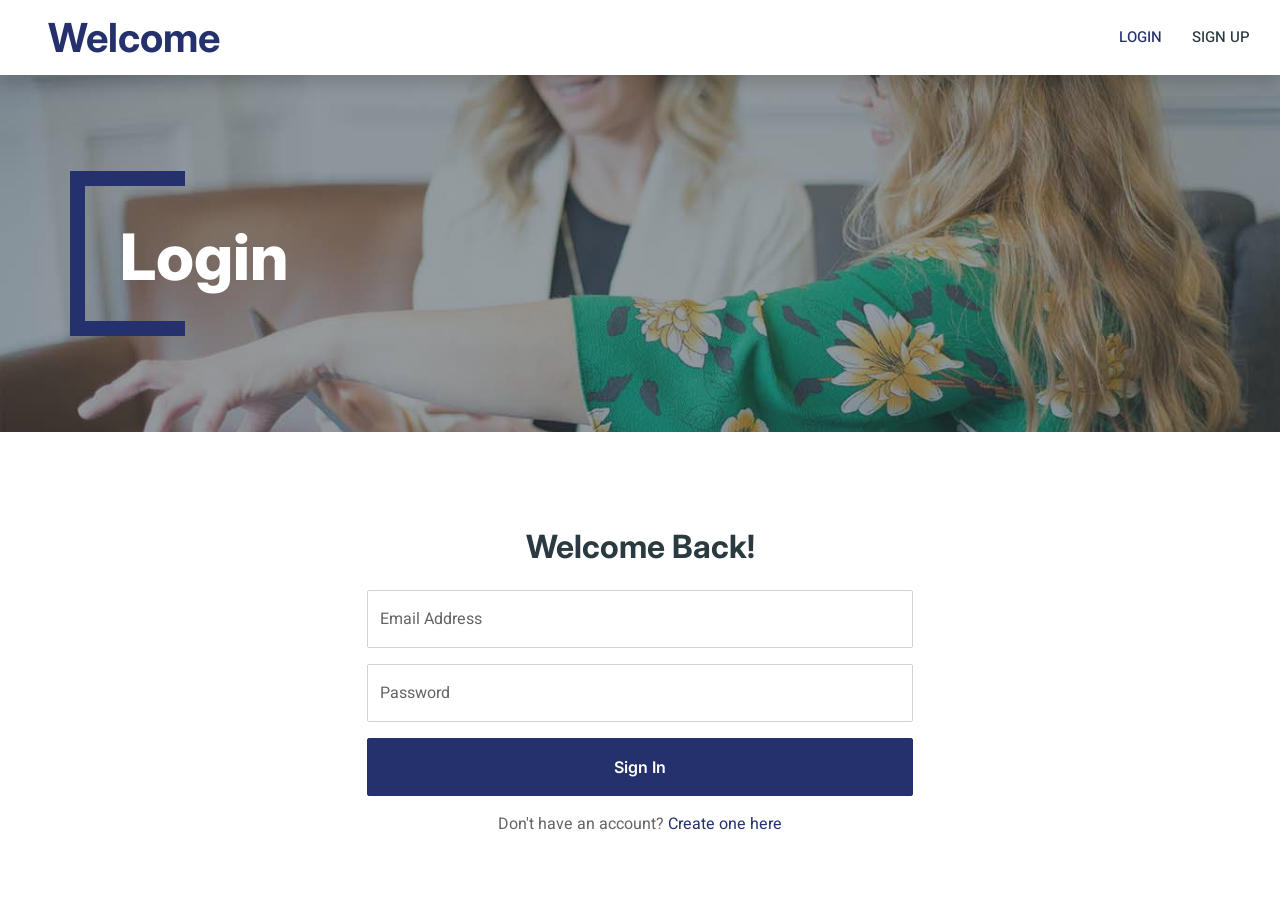
<file: src/main/resources/static/index.html>
<!DOCTYPE html>
<html lang="en">

<head>
    <meta charset="utf-8">
    <title>HireBridge - Login</title>
    <meta content="width=device-width, initial-scale=1.0" name="viewport">
    <meta content="" name="keywords">
    <meta content="" name="description">

    <!-- Favicon -->
    <link href="img/favicon.ico" rel="icon">

    <!-- Google Web Fonts -->
    <link rel="preconnect" href="https://fonts.googleapis.com">
    <link rel="preconnect" href="https://fonts.gstatic.com" crossorigin>
    <link href="https://fonts.googleapis.com/css2?family=Heebo:wght@400;500;600&family=Inter:wght@700;800&display=swap"
        rel="stylesheet">

    <!-- Icon Font Stylesheet -->
    <link href="https://cdnjs.cloudflare.com/ajax/libs/font-awesome/5.10.0/css/all.min.css" rel="stylesheet">
    <link href="https://cdn.jsdelivr.net/npm/bootstrap-icons@1.4.1/font/bootstrap-icons.css" rel="stylesheet">

    <!-- Libraries Stylesheet -->
    <link href="lib/animate/animate.min.css" rel="stylesheet">
    <link href="lib/owlcarousel/assets/owl.carousel.min.css" rel="stylesheet">

    <!-- Customized Bootstrap Stylesheet -->
    <link href="css/bootstrap.min.css" rel="stylesheet">

    <!-- Template Stylesheet -->
    <link href="css/style.css" rel="stylesheet">
</head>

<body>
    <div class="container-xxl bg-white p-0">
        <!-- Navbar Start -->
        <nav class="navbar navbar-expand-lg bg-white navbar-light shadow sticky-top p-0">
            <a href="home.html" class="navbar-brand d-flex align-items-center text-center py-0 px-4 px-lg-5">
                <h1 class="m-0 text-primary" id="userNameDisplay">Welcome</h1>
            </a>
            <button type="button" class="navbar-toggler me-4" data-bs-toggle="collapse"
                data-bs-target="#navbarCollapse">
                <span class="navbar-toggler-icon"></span>
            </button>
            <div class="collapse navbar-collapse" id="navbarCollapse">
                <div class="navbar-nav ms-auto p-4 p-lg-0">
                    <a href="index.html" class="nav-item nav-link active">Login</a>
                    <a href="signup.html" class="nav-item nav-link">Sign Up</a>
                </div>
            </div>
        </nav>
        <!-- Navbar End -->

        <!-- Header End -->
        <div class="container-xxl py-5 bg-dark page-header mb-5">
            <div class="container my-5 pt-5 pb-4">
                <h1 class="display-3 text-white mb-3 animated slideInDown">Login</h1>
            </div>
        </div>
        <!-- Header End -->

        <!-- Login Start -->
        <div class="container-xxl py-5">
            <div class="container">
                <div class="row g-4 justify-content-center">
                    <div class="col-md-6">
                        <div class="wow fadeInUp" data-wow-delay="0.5s">
                            <h2 class="text-center mb-4">Welcome Back!</h2>
                            <div id="loginAlert" class="alert alert-danger d-none"></div>
                            <form id="loginForm">
                                <div class="row g-3">
                                    <div class="col-12">
                                        <div class="form-floating">
                                            <input type="email" class="form-control" id="email" placeholder="Your Email"
                                                required>
                                            <label for="email">Email Address</label>
                                        </div>
                                    </div>
                                    <div class="col-12">
                                        <div class="form-floating">
                                            <input type="password" class="form-control" id="password"
                                                placeholder="Password" required>
                                            <label for="password">Password</label>
                                        </div>
                                    </div>
                                    <div class="col-12">
                                        <button class="btn btn-primary w-100 py-3" type="submit">Sign In</button>
                                    </div>
                                    <div class="col-12 text-center mt-3">
                                        <p>Don't have an account? <a href="signup.html">Create one here</a></p>
                                    </div>
                                </div>
                            </form>
                        </div>
                    </div>
                </div>
            </div>
        </div>
        <!-- Login End -->

        <!-- OTP Modal Start -->
        <div class="modal" id="otpModal" tabindex="-1" aria-labelledby="otpModalLabel" aria-hidden="true"
            data-bs-backdrop="static" data-bs-keyboard="false">
            <div class="modal-dialog modal-dialog-centered">
                <div class="modal-content">
                    <div class="modal-header d-flex justify-content-between align-items-center">
                        <h5 class="modal-title" id="otpModalLabel">Enter Verification Code</h5>
                        <button type="button" class="btn-close" data-bs-dismiss="modal" aria-label="Close"></button>
                    </div>
                    <div class="modal-body">
                        <div id="otpAlert" class="alert alert-danger d-none mb-3"></div>
                        <form id="otpForm">
                            <p>We've sent a 6-digit verification code to your email address.</p>
                            <div class="form-floating mb-3">
                                <input type="text" class="form-control" id="otpInput" placeholder="Enter OTP" required
                                    maxlength="6">
                                <label for="otpInput">One-Time Password (OTP)</label>
                            </div>
                            <input type="hidden" id="otpEmail">
                            <button class="btn btn-primary w-100 py-3" type="submit" id="verifyOtpBtn">Verify
                                Authentication</button>
                        </form>
                    </div>
                </div>
            </div>
        </div>
        <!-- OTP Modal End -->
    </div>

    <!-- JavaScript Libraries -->
    <script src="https://code.jquery.com/jquery-3.4.1.min.js"></script>
    <script src="https://cdn.jsdelivr.net/npm/bootstrap@5.0.0/dist/js/bootstrap.bundle.min.js"></script>
    <script src="lib/wow/wow.min.js"></script>
    <script src="lib/easing/easing.min.js"></script>
    <script src="lib/waypoints/waypoints.min.js"></script>
    <script src="lib/owlcarousel/owl.carousel.min.js"></script>

    <!-- Template Javascript -->
    <script src="js/main.js"></script>
</body>

</html>
</file>
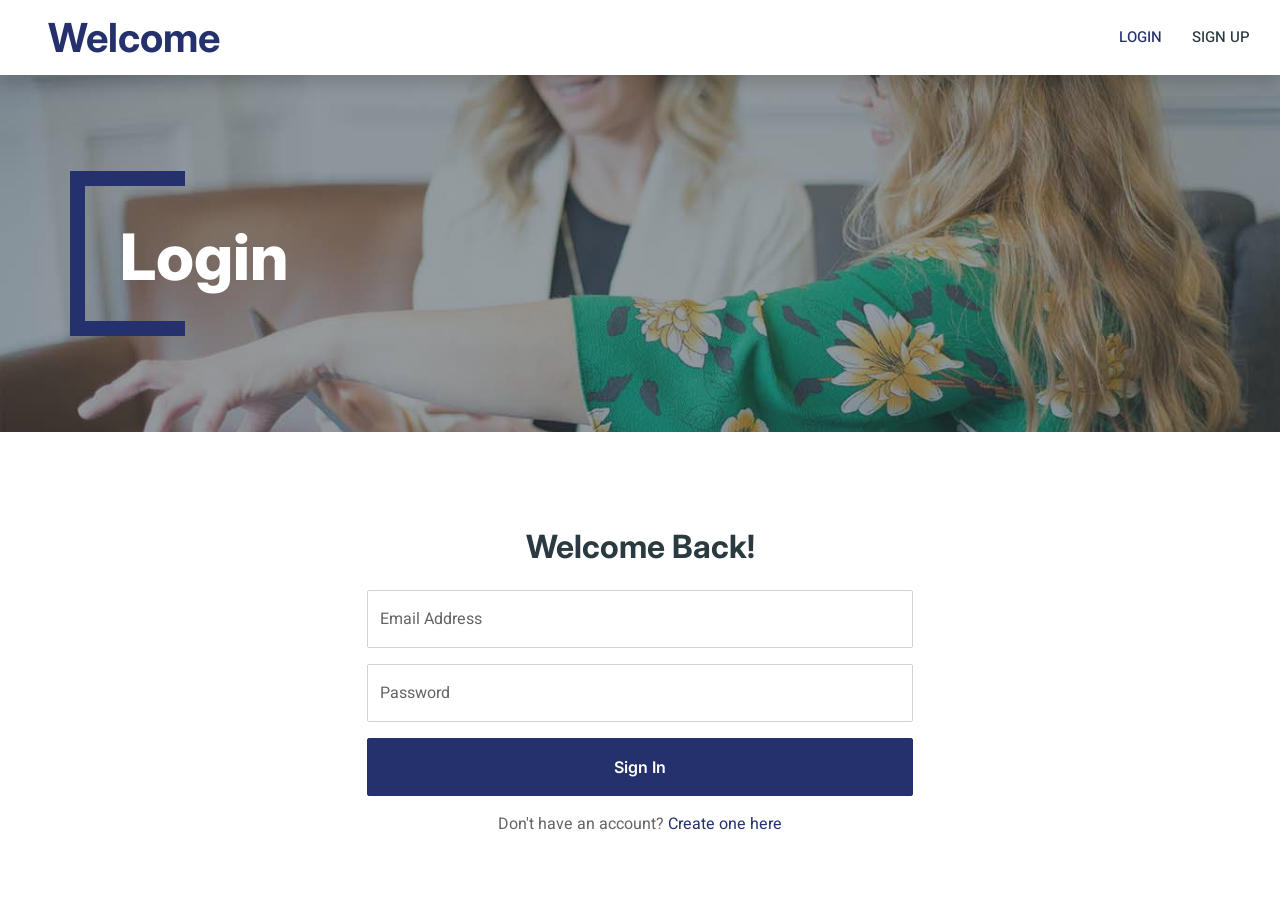
<file: src/main/resources/static/about.html>
<!DOCTYPE html>
<html lang="en">

<head>
    <meta charset="utf-8">
    <title>HireBridge - Job Portal Website Template</title>
    <meta content="width=device-width, initial-scale=1.0" name="viewport">
    <meta content="" name="keywords">
    <meta content="" name="description">

    <!-- Favicon -->
    <link href="img/favicon.ico" rel="icon">

    <!-- Google Web Fonts -->
    <link rel="preconnect" href="https://fonts.googleapis.com">
    <link rel="preconnect" href="https://fonts.gstatic.com" crossorigin>
    <link href="https://fonts.googleapis.com/css2?family=Heebo:wght@400;500;600&family=Inter:wght@700;800&display=swap"
        rel="stylesheet">

    <!-- Icon Font Stylesheet -->
    <link href="https://cdnjs.cloudflare.com/ajax/libs/font-awesome/5.10.0/css/all.min.css" rel="stylesheet">
    <link href="https://cdn.jsdelivr.net/npm/bootstrap-icons@1.4.1/font/bootstrap-icons.css" rel="stylesheet">

    <!-- Libraries Stylesheet -->
    <link href="lib/animate/animate.min.css" rel="stylesheet">
    <link href="lib/owlcarousel/assets/owl.carousel.min.css" rel="stylesheet">

    <!-- Customized Bootstrap Stylesheet -->
    <link href="css/bootstrap.min.css" rel="stylesheet">

    <!-- Template Stylesheet -->
    <link href="css/style.css" rel="stylesheet">
</head>

<body>
    <div class="container-xxl bg-white p-0">
        <!-- Spinner Start -->
        <div id="spinner"
            class="show bg-white position-fixed translate-middle w-100 vh-100 top-50 start-50 d-flex align-items-center justify-content-center">
            <div class="spinner-border text-primary" style="width: 3rem; height: 3rem;" role="status">
                <span class="sr-only">Loading...</span>
            </div>
        </div>
        <!-- Spinner End -->


        <!-- Navbar Start -->
        <nav class="navbar navbar-expand-lg bg-white navbar-light shadow sticky-top p-0">
            <a href="index.html" class="navbar-brand d-flex align-items-center text-center py-0 px-4 px-lg-5">
                <h1 class="m-0 text-primary" id="userNameDisplay">Welcome</h1>
            </a>
            <button type="button" class="navbar-toggler me-4" data-bs-toggle="collapse"
                data-bs-target="#navbarCollapse">
                <span class="navbar-toggler-icon"></span>
            </button>
            <div class="collapse navbar-collapse" id="navbarCollapse">
                <div class="navbar-nav ms-auto p-4 p-lg-0">
                    <a href="index.html" class="nav-item nav-link">Home</a>
                    <a href="about.html" class="nav-item nav-link active">About</a>
                    <div class="nav-item dropdown">
                        <a href="#" class="nav-link dropdown-toggle" data-bs-toggle="dropdown">Jobs</a>
                        <div class="dropdown-menu rounded-0 m-0">
                            <a href="job-list.html" class="dropdown-item">Job List</a>
                        </div>
                    </div>
                    <div class="nav-item dropdown">
                        <a href="#" class="nav-link dropdown-toggle" data-bs-toggle="dropdown">Pages</a>
                        <div class="dropdown-menu rounded-0 m-0">
                            <a href="category.html" class="dropdown-item">Job Category</a>
                            <a href="testimonial.html" class="dropdown-item">Testimonial</a>
                        </div>
                    </div>
                    <a href="contact.html" class="nav-item nav-link">Contact</a>
                </div>
                <a href="" class="btn btn-primary rounded-0 py-4 px-lg-5 d-none d-lg-block">Post A Job<i
                        class="fa fa-arrow-right ms-3"></i></a>
            </div>
        </nav>
        <!-- Navbar End -->


        <!-- Header End -->
        <div class="container-xxl py-5 bg-dark page-header mb-5">
            <div class="container my-5 pt-5 pb-4">
                <h1 class="display-3 text-white mb-3 animated slideInDown">About Us</h1>
                <nav aria-label="breadcrumb">
                    <ol class="breadcrumb text-uppercase">
                        <li class="breadcrumb-item"><a href="#">Home</a></li>
                        <li class="breadcrumb-item"><a href="#">Pages</a></li>
                        <li class="breadcrumb-item text-white active" aria-current="page">About</li>
                    </ol>
                </nav>
            </div>
        </div>
        <!-- Header End -->


        <!-- About Start -->
        <div class="container-xxl py-5">
            <div class="container">
                <div class="row g-5 align-items-center">
                    <div class="col-lg-6 wow fadeIn" data-wow-delay="0.1s">
                        <div class="row g-0 about-bg rounded overflow-hidden">
                            <div class="col-6 text-start">
                                <img class="img-fluid w-100" src="img/about-1.jpg">
                            </div>
                            <div class="col-6 text-start">
                                <img class="img-fluid" src="img/about-2.jpg" style="width: 85%; margin-top: 15%;">
                            </div>
                            <div class="col-6 text-end">
                                <img class="img-fluid" src="img/about-3.jpg" style="width: 85%;">
                            </div>
                            <div class="col-6 text-end">
                                <img class="img-fluid w-100" src="img/about-4.jpg">
                            </div>
                        </div>
                    </div>
                    <div class="col-lg-6 wow fadeIn" data-wow-delay="0.5s">
                        <p class="mb-4">We are dedicated to building a platform that makes job hunting seamless and
                            efficient. By leveraging technology and human insight, we ensure that every candidate finds
                            their right fit and every company finds their ideal talent.</p>
                        <p><i class="fa fa-check text-primary me-3"></i>Seamless application process</p>
                        <p><i class="fa fa-check text-primary me-3"></i>Verified company profiles</p>
                        <p><i class="fa fa-check text-primary me-3"></i>Daily job alerts and updates</p>
                    </div>
                </div>
            </div>
        </div>
        <!-- About End -->


        <!-- Footer Start -->
        <div class="container-fluid bg-dark text-white-50 footer pt-5 mt-5 wow fadeIn" data-wow-delay="0.1s">
            <div class="container py-5">
                <div class="row g-5">
                    <div class="col-lg-3 col-md-6">
                        <h5 class="text-white mb-4">Company</h5>
                        <a class="btn btn-link text-white-50" href="about.html">About Us</a>
                        <a class="btn btn-link text-white-50" href="contact.html">Contact Us</a>
                        <a class="btn btn-link text-white-50" href="service.html">Our Services</a>
                        <a class="btn btn-link text-white-50" href="privacy.html">Privacy Policy</a>
                        <a class="btn btn-link text-white-50" href="terms.html">Terms & Condition</a>
                    </div>
                    <div class="col-lg-3 col-md-6">
                        <h5 class="text-white mb-4">Quick Links</h5>
                        <a class="btn btn-link text-white-50" href="about.html">About Us</a>
                        <a class="btn btn-link text-white-50" href="contact.html">Contact Us</a>
                        <a class="btn btn-link text-white-50" href="service.html">Our Services</a>
                        <a class="btn btn-link text-white-50" href="privacy.html">Privacy Policy</a>
                        <a class="btn btn-link text-white-50" href="terms.html">Terms & Condition</a>
                    </div>
                    <div class="col-lg-3 col-md-6">
                        <h5 class="text-white mb-4">Contact</h5>
                        <p class="mb-2"><i class="fa fa-map-marker-alt me-3"></i>Bangalore, India</p>
                        <p class="mb-2"><i class="fa fa-phone-alt me-3"></i>+012 345 67890</p>
                        <p class="mb-2"><i class="fa fa-envelope me-3"></i>hirebridge333@gmail.com</p>
                        <div class="d-flex pt-2">
                            <a class="btn btn-outline-light btn-social" href="javascript:void(0);"><i
                                    class="fab fa-twitter"></i></a>
                            <a class="btn btn-outline-light btn-social" href="javascript:void(0);"><i
                                    class="fab fa-facebook-f"></i></a>
                            <a class="btn btn-outline-light btn-social" href="javascript:void(0);"><i
                                    class="fab fa-youtube"></i></a>
                            <a class="btn btn-outline-light btn-social" href="javascript:void(0);"><i
                                    class="fab fa-linkedin-in"></i></a>
                        </div>
                    </div>
                    <div class="col-lg-3 col-md-6">
                        <h5 class="text-white mb-4">Newsletter</h5>
                        <p>Join our community and get the latest updates on career opportunities delivered to your
                            inbox.</p>

                    </div>
                </div>
            </div>
        </div>
        <!-- Footer End -->


        <!-- Back to Top -->
        <a href="#" class="btn btn-lg btn-primary btn-lg-square back-to-top"><i class="bi bi-arrow-up"></i></a>
    </div>

    <!-- JavaScript Libraries -->
    <script src="https://code.jquery.com/jquery-3.4.1.min.js"></script>
    <script src="https://cdn.jsdelivr.net/npm/bootstrap@5.0.0/dist/js/bootstrap.bundle.min.js"></script>
    <script src="lib/wow/wow.min.js"></script>
    <script src="lib/easing/easing.min.js"></script>
    <script src="lib/waypoints/waypoints.min.js"></script>
    <script src="lib/owlcarousel/owl.carousel.min.js"></script>

    <!-- Template Javascript -->
    <script src="js/main.js"></script>
</body>

</html>
</file>
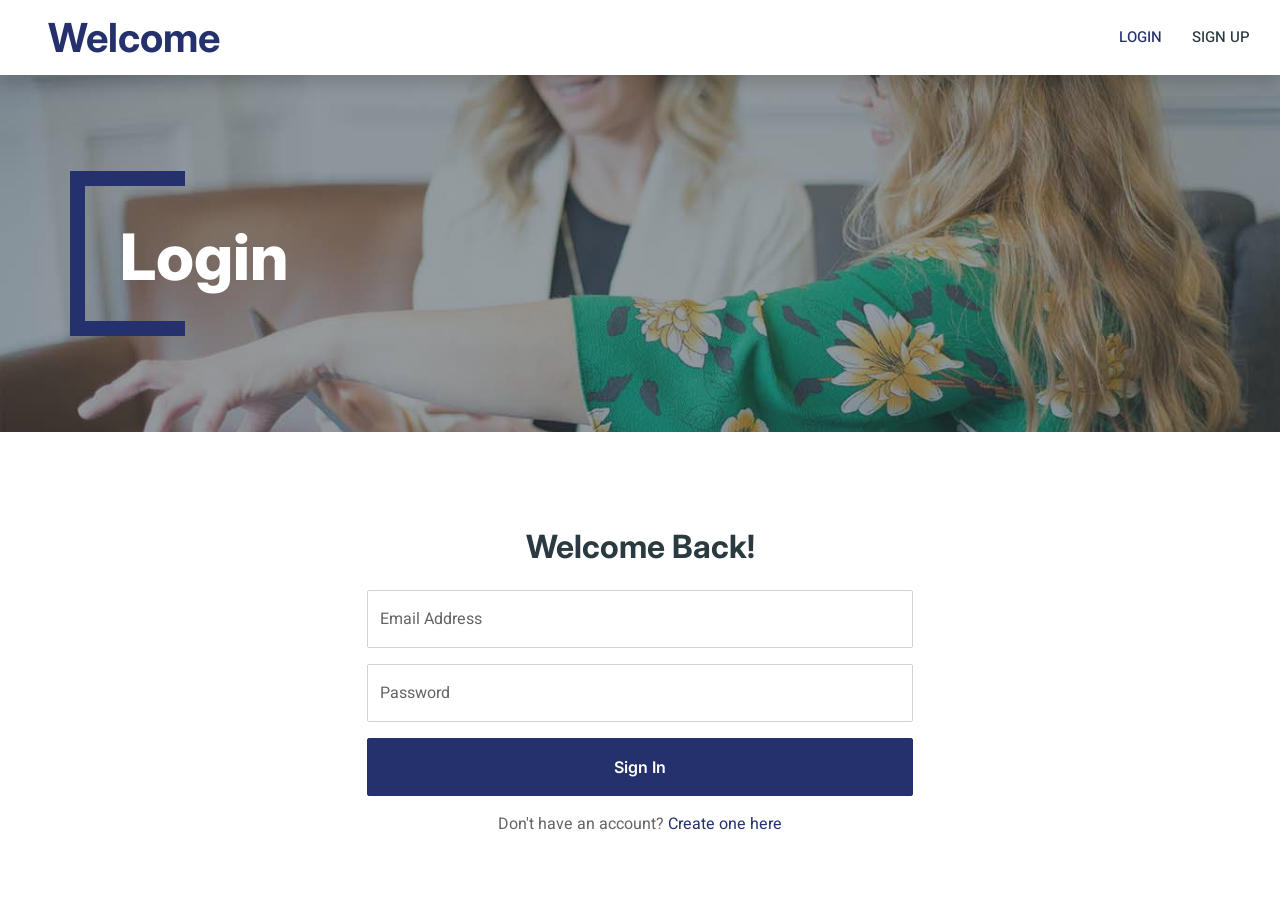
<file: src/main/resources/static/application.html>
<!DOCTYPE html>
<html lang="en">

<head>
    <meta charset="utf-8">
    <title>HireBridge - Application</title>
    <meta content="width=device-width, initial-scale=1.0" name="viewport">
    <meta content="" name="keywords">
    <meta content="" name="description">

    <!-- Favicon -->
    <link href="img/favicon.ico" rel="icon">

    <!-- Google Web Fonts -->
    <link rel="preconnect" href="https://fonts.googleapis.com">
    <link rel="preconnect" href="https://fonts.gstatic.com" crossorigin>
    <link href="https://fonts.googleapis.com/css2?family=Heebo:wght@400;500;600&family=Inter:wght@700;800&display=swap"
        rel="stylesheet">

    <!-- Icon Font Stylesheet -->
    <link href="https://cdnjs.cloudflare.com/ajax/libs/font-awesome/5.10.0/css/all.min.css" rel="stylesheet">
    <link href="https://cdn.jsdelivr.net/npm/bootstrap-icons@1.4.1/font/bootstrap-icons.css" rel="stylesheet">

    <!-- Libraries Stylesheet -->
    <link href="lib/animate/animate.min.css" rel="stylesheet">
    <link href="lib/owlcarousel/assets/owl.carousel.min.css" rel="stylesheet">

    <!-- Customized Bootstrap Stylesheet -->
    <link href="css/bootstrap.min.css" rel="stylesheet">

    <!-- Template Stylesheet -->
    <link href="css/style.css" rel="stylesheet">
</head>

<body>
    <div class="container-xxl bg-white p-0">
        <!-- Spinner Start -->
        <div id="spinner"
            class="show bg-white position-fixed translate-middle w-100 vh-100 top-50 start-50 d-flex align-items-center justify-content-center">
            <div class="spinner-border text-primary" style="width: 3rem; height: 3rem;" role="status">
                <span class="sr-only">Loading...</span>
            </div>
        </div>
        <!-- Spinner End -->

        <!-- Navbar Start -->
        <nav class="navbar navbar-expand-lg bg-white navbar-light shadow sticky-top p-0">
            <a href="index.html" class="navbar-brand d-flex align-items-center text-center py-0 px-4 px-lg-5">
                <h1 class="m-0 text-primary" id="userNameDisplay">Welcome</h1>
            </a>
            <button type="button" class="navbar-toggler me-4" data-bs-toggle="collapse"
                data-bs-target="#navbarCollapse">
                <span class="navbar-toggler-icon"></span>
            </button>
            <div class="collapse navbar-collapse" id="navbarCollapse">
                <div class="navbar-nav ms-auto p-4 p-lg-0">
                    <a href="index.html" class="nav-item nav-link">Home</a>
                    <a href="about.html" class="nav-item nav-link">About</a>
                    <div class="nav-item dropdown">
                        <a href="#" class="nav-link dropdown-toggle" data-bs-toggle="dropdown">Jobs</a>
                        <div class="dropdown-menu rounded-0 m-0">
                            <a href="job-list.html" class="dropdown-item">Job List</a>
                        </div>
                    </div>
                    <div class="nav-item dropdown">
                        <a href="#" class="nav-link dropdown-toggle" data-bs-toggle="dropdown">Pages</a>
                        <div class="dropdown-menu rounded-0 m-0">
                            <a href="category.html" class="dropdown-item">Job Category</a>
                            <a href="testimonial.html" class="dropdown-item">Testimonial</a>
                        </div>
                    </div>
                    <a href="contact.html" class="nav-item nav-link">Contact</a>
                </div>
                <a href="" class="btn btn-primary rounded-0 py-4 px-lg-5 d-none d-lg-block">Post A Job<i
                        class="fa fa-arrow-right ms-3"></i></a>
            </div>
        </nav>
        <!-- Navbar End -->

        <!-- Header End -->
        <div class="container-xxl py-5 bg-dark page-header mb-5">
            <div class="container my-5 pt-5 pb-4">
                <h1 class="display-3 text-white mb-3 animated slideInDown">Job Application</h1>
                <nav aria-label="breadcrumb">
                    <ol class="breadcrumb text-uppercase">
                        <li class="breadcrumb-item"><a href="home.html">Home</a></li>
                        <li class="breadcrumb-item"><a href="job-list.html">Jobs</a></li>
                        <li class="breadcrumb-item text-white active" aria-current="page">Application</li>
                    </ol>
                </nav>
            </div>
        </div>
        <!-- Header End -->

        <!-- Application Start -->
        <div class="container-xxl py-5">
            <div class="container">
                <h2 class="text-center mb-5 wow fadeInUp" data-wow-delay="0.1s" id="jobTitleHeader">Applying for
                    Position</h2>
                <div class="row g-4 justify-content-center">
                    <div class="col-lg-8 wow fadeInUp" data-wow-delay="0.3s">
                        <div id="applicationAlert"
                            class="alert alert-success d-none text-center p-5 rounded-4 shadow-sm">
                            <i class="fa fa-5x fa-check-circle text-success mb-3"></i>
                            <h3>Application Submitted Successfully!</h3>
                            <p class="mb-4 fs-5" id="successMessage" style="color: #666;">Thank you! You have
                                successfully applied for this job. The employer receives applications natively and will
                                review your profile shortly.</p>
                            <a href="home.html" class="btn btn-primary px-5 py-3 rounded-pill">Return to Home</a>
                        </div>
                        <form id="applicationForm" class="bg-light p-5 rounded-4 shadow-sm">
                            <div class="row g-3">
                                <div class="col-md-6">
                                    <div class="form-floating">
                                        <input type="text" class="form-control border-0" id="firstName"
                                            placeholder="First Name" required>
                                        <label for="firstName">First Name <span class="text-danger">*</span></label>
                                    </div>
                                </div>
                                <div class="col-md-6">
                                    <div class="form-floating">
                                        <input type="text" class="form-control border-0" id="lastName"
                                            placeholder="Last Name" required>
                                        <label for="lastName">Last Name <span class="text-danger">*</span></label>
                                    </div>
                                </div>
                                <div class="col-12">
                                    <div class="form-floating">
                                        <input type="email" class="form-control border-0" id="email"
                                            placeholder="Your Email" required>
                                        <label for="email">Email Address <span class="text-danger">*</span></label>
                                    </div>
                                </div>
                                <div class="col-12">
                                    <div class="form-floating">
                                        <input type="text" class="form-control border-0" id="phone"
                                            placeholder="Phone Number" required>
                                        <label for="phone">Phone Number <span class="text-danger">*</span></label>
                                    </div>
                                </div>
                                <div class="col-12">
                                    <div class="mb-3">
                                        <label for="resumeFile" class="form-label ms-2 fw-bold text-muted">Upload
                                            Resume/CV (PDF, DOCX) <span class="text-danger">*</span></label>
                                        <input class="form-control form-control-lg border-0 bg-white" type="file"
                                            id="resumeFile" required>
                                    </div>
                                </div>
                                <div class="col-12">
                                    <div class="form-floating">
                                        <input type="url" class="form-control border-0" id="portfolio"
                                            placeholder="Portfolio/LinkedIn URL">
                                        <label for="portfolio">Portfolio/LinkedIn URL (Optional)</label>
                                    </div>
                                </div>
                                <div class="col-12">
                                    <div class="form-floating">
                                        <textarea class="form-control border-0" placeholder="Cover Letter"
                                            id="coverLetter" style="height: 200px" required></textarea>
                                        <label for="coverLetter">Cover Letter / Why should we hire you? <span
                                                class="text-danger">*</span></label>
                                    </div>
                                </div>
                                <div class="col-12 mt-4">
                                    <button class="btn btn-primary w-100 py-3 rounded-pill fw-bold" type="submit"
                                        id="submitAppBtn" style="font-size: 1.1rem;">Submit Application</button>
                                </div>
                            </div>
                        </form>
                    </div>
                </div>
            </div>
        </div>
        <!-- Application End -->

        <!-- Footer Start -->
        <div class="container-fluid bg-dark text-white-50 footer pt-5 mt-5 wow fadeIn" data-wow-delay="0.1s">
            <div class="container py-5">
                <div class="row g-5">
                    <div class="col-lg-3 col-md-6">
                        <h5 class="text-white mb-4">Company</h5>
                        <a class="btn btn-link text-white-50" href="about.html">About Us</a>
                        <a class="btn btn-link text-white-50" href="contact.html">Contact Us</a>
                        <a class="btn btn-link text-white-50" href="service.html">Our Services</a>
                        <a class="btn btn-link text-white-50" href="privacy.html">Privacy Policy</a>
                        <a class="btn btn-link text-white-50" href="terms.html">Terms & Condition</a>
                    </div>
                    <div class="col-lg-3 col-md-6">
                        <h5 class="text-white mb-4">Quick Links</h5>
                        <a class="btn btn-link text-white-50" href="about.html">About Us</a>
                        <a class="btn btn-link text-white-50" href="contact.html">Contact Us</a>
                        <a class="btn btn-link text-white-50" href="service.html">Our Services</a>
                        <a class="btn btn-link text-white-50" href="privacy.html">Privacy Policy</a>
                        <a class="btn btn-link text-white-50" href="terms.html">Terms & Condition</a>
                    </div>
                    <div class="col-lg-3 col-md-6">
                        <h5 class="text-white mb-4">Contact</h5>
                        <p class="mb-2"><i class="fa fa-map-marker-alt me-3"></i>Bangalore, India</p>
                        <p class="mb-2"><i class="fa fa-phone-alt me-3"></i>+012 345 67890</p>
                        <p class="mb-2"><i class="fa fa-envelope me-3"></i>hirebridge333@gmail.com</p>
                        <div class="d-flex pt-2">
                            <a class="btn btn-outline-light btn-social" href="javascript:void(0);"><i
                                    class="fab fa-twitter"></i></a>
                            <a class="btn btn-outline-light btn-social" href="javascript:void(0);"><i
                                    class="fab fa-facebook-f"></i></a>
                            <a class="btn btn-outline-light btn-social" href="javascript:void(0);"><i
                                    class="fab fa-youtube"></i></a>
                            <a class="btn btn-outline-light btn-social" href="javascript:void(0);"><i
                                    class="fab fa-linkedin-in"></i></a>
                        </div>
                    </div>
                    <div class="col-lg-3 col-md-6">
                        <h5 class="text-white mb-4">Newsletter</h5>
                        <p>Stay updated with the latest job openings and career advice directly in your inbox.</p>

                    </div>
                </div>
            </div>
        </div>
        <!-- Footer End -->
    </div>

    <!-- JavaScript Libraries -->
    <script src="https://code.jquery.com/jquery-3.4.1.min.js"></script>
    <script src="https://cdn.jsdelivr.net/npm/bootstrap@5.0.0/dist/js/bootstrap.bundle.min.js"></script>
    <script src="lib/wow/wow.min.js"></script>
    <script src="lib/easing/easing.min.js"></script>
    <script src="lib/waypoints/waypoints.min.js"></script>
    <script src="lib/owlcarousel/owl.carousel.min.js"></script>

    <!-- Template Javascript -->
    <script src="js/main.js"></script>
    <script>
        $(document).ready(function () {
            const urlParams = new URLSearchParams(window.location.search);
            const jobId = urlParams.get('jobId') || '1';
            let jobTitle = "the Selected Position";

            // Get logged in user info
            const userJson = localStorage.getItem('user');
            const user = userJson ? JSON.parse(userJson) : null;
            if (user && user.email) {
                $('#email').val(user.email);
                if (user.fullName) {
                    const parts = user.fullName.split(" ");
                    $('#firstName').val(parts[0]);
                    if (parts.length > 1) $('#lastName').val(parts.slice(1).join(" "));
                }
            }

            $.get(`/api/jobs/${jobId}`, function (job) {
                if (job && job.title) {
                    jobTitle = job.title;
                    $('#jobTitleHeader').text('Applying for: ' + jobTitle);
                }
            }).fail(function () {
                $('#jobTitleHeader').text('Applying for Job Listing #' + jobId);
            });

            $('#applicationForm').on('submit', function (e) {
                e.preventDefault();
                const btn = $('#submitAppBtn');
                btn.prop('disabled', true).html('<span class="spinner-border spinner-border-sm me-2"></span>Submitting...');

                const fileInput = $('#resumeFile')[0];
                const file = fileInput.files[0];

                if (file && file.size > 25 * 1024 * 1024) {
                    alert('Error: File size exceeds the 25MB limit. Please upload a smaller file.');
                    btn.prop('disabled', false).html('Submit Application');
                    return;
                }

                const formData = new FormData();
                formData.append('jobId', jobId);
                formData.append('email', $('#email').val());
                formData.append('firstName', $('#firstName').val());
                formData.append('lastName', $('#lastName').val());
                formData.append('phone', $('#phone').val());
                formData.append('portfolio', $('#portfolio').val());
                formData.append('coverLetter', $('#coverLetter').val());
                formData.append('resumeFile', file);

                fetch('/api/jobs/apply', {
                    method: 'POST',
                    body: formData
                })
                    .then(response => {
                        if (!response.ok) throw new Error('Submission failed');
                        return response.json();
                    })
                    .then(data => {
                        $('#applicationForm').fadeOut(300, function () {
                            $('#successMessage').html('You have successfully <strong>applied for ' + jobTitle + '</strong>. Thank you for your interest! A confirmation email has been sent to <strong>' + $('#email').val() + '</strong>.');
                            $('#applicationAlert').removeClass('d-none').hide().fadeIn(400);
                            $('html, body').animate({
                                scrollTop: $("#jobTitleHeader").offset().top - 100
                            }, 500);
                        });
                    })
                    .catch(error => {
                        alert('Error: ' + error.message);
                        btn.prop('disabled', false).html('Submit Application');
                    });
            });
        });
    </script>
</body>

</html>
</file>
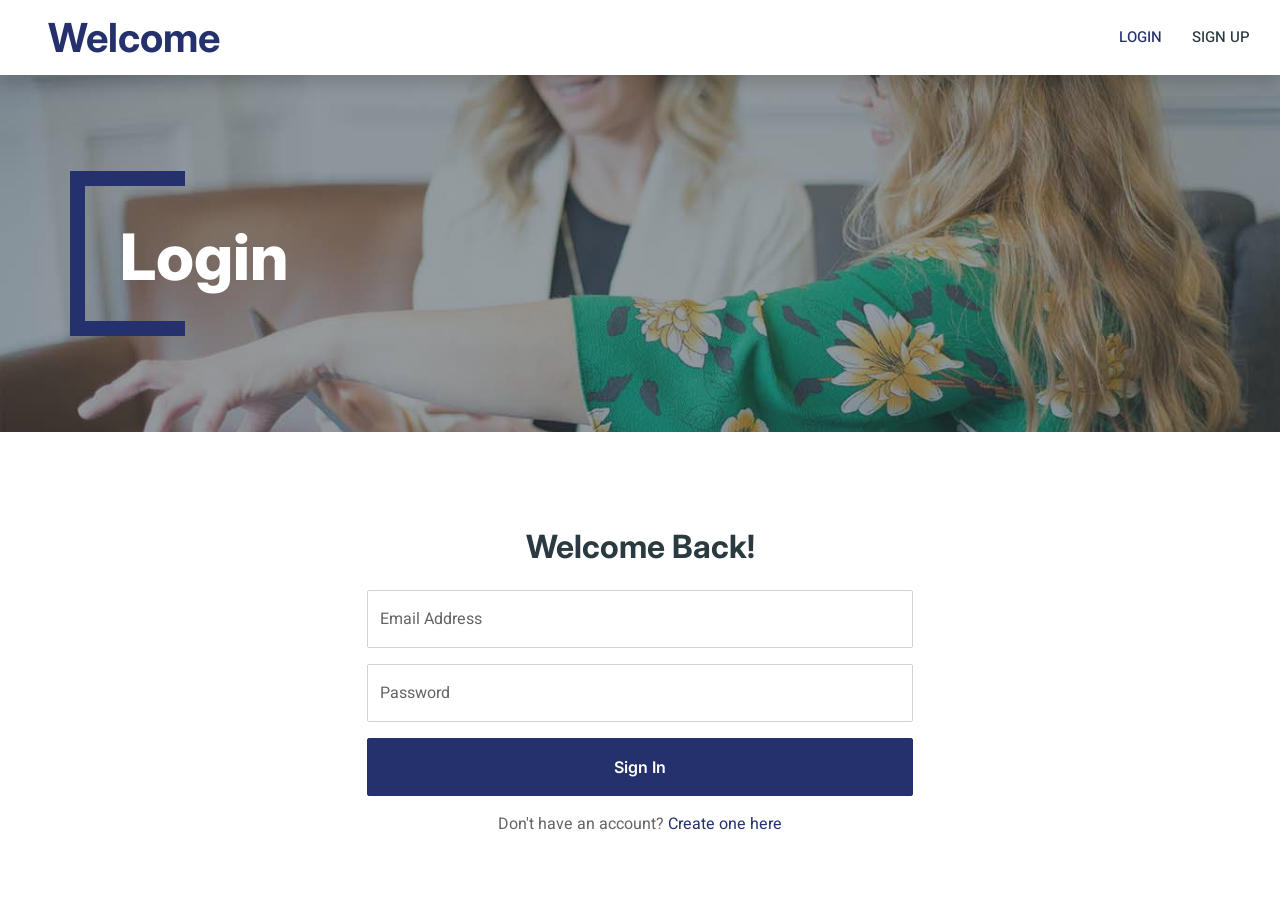
<file: src/main/resources/static/category.html>
<!DOCTYPE html>
<html lang="en">

<head>
    <meta charset="utf-8">
    <title>HireBridge - Category</title>
    <meta content="width=device-width, initial-scale=1.0" name="viewport">
    <meta content="" name="keywords">
    <meta content="" name="description">

    <!-- Favicon -->
    <link href="img/favicon.ico" rel="icon">

    <!-- Google Web Fonts -->
    <link rel="preconnect" href="https://fonts.googleapis.com">
    <link rel="preconnect" href="https://fonts.gstatic.com" crossorigin>
    <link href="https://fonts.googleapis.com/css2?family=Heebo:wght@400;500;600&family=Inter:wght@700;800&display=swap"
        rel="stylesheet">

    <!-- Icon Font Stylesheet -->
    <link href="https://cdnjs.cloudflare.com/ajax/libs/font-awesome/5.10.0/css/all.min.css" rel="stylesheet">
    <link href="https://cdn.jsdelivr.net/npm/bootstrap-icons@1.4.1/font/bootstrap-icons.css" rel="stylesheet">

    <!-- Libraries Stylesheet -->
    <link href="lib/animate/animate.min.css" rel="stylesheet">
    <link href="lib/owlcarousel/assets/owl.carousel.min.css" rel="stylesheet">

    <!-- Customized Bootstrap Stylesheet -->
    <link href="css/bootstrap.min.css" rel="stylesheet">

    <!-- Template Stylesheet -->
    <link href="css/style.css" rel="stylesheet">
</head>

<body>
    <div class="container-xxl bg-white p-0">
        <!-- Spinner Start -->
        <div id="spinner"
            class="show bg-white position-fixed translate-middle w-100 vh-100 top-50 start-50 d-flex align-items-center justify-content-center">
            <div class="spinner-border text-primary" style="width: 3rem; height: 3rem;" role="status">
                <span class="sr-only">Loading...</span>
            </div>
        </div>
        <!-- Spinner End -->


        <!-- Navbar Start -->
        <nav class="navbar navbar-expand-lg bg-white navbar-light shadow sticky-top p-0">
            <a href="index.html" class="navbar-brand d-flex align-items-center text-center py-0 px-4 px-lg-5">
                <h1 class="m-0 text-primary" id="userNameDisplay">Welcome</h1>
            </a>
            <button type="button" class="navbar-toggler me-4" data-bs-toggle="collapse"
                data-bs-target="#navbarCollapse">
                <span class="navbar-toggler-icon"></span>
            </button>
            <div class="collapse navbar-collapse" id="navbarCollapse">
                <div class="navbar-nav ms-auto p-4 p-lg-0">
                    <a href="index.html" class="nav-item nav-link">Home</a>
                    <a href="about.html" class="nav-item nav-link">About</a>
                    <div class="nav-item dropdown">
                        <a href="#" class="nav-link dropdown-toggle" data-bs-toggle="dropdown">Jobs</a>
                        <div class="dropdown-menu rounded-0 m-0">
                            <a href="job-list.html" class="dropdown-item">Job List</a>
                        </div>
                    </div>
                    <div class="nav-item dropdown">
                        <a href="#" class="nav-link dropdown-toggle active" data-bs-toggle="dropdown">Pages</a>
                        <div class="dropdown-menu rounded-0 m-0">
                            <a href="category.html" class="dropdown-item">Job Category</a>
                            <a href="testimonial.html" class="dropdown-item">Testimonial</a>
                        </div>
                    </div>
                    <a href="contact.html" class="nav-item nav-link">Contact</a>
                </div>
                <a href="" class="btn btn-primary rounded-0 py-4 px-lg-5 d-none d-lg-block">Post A Job<i
                        class="fa fa-arrow-right ms-3"></i></a>
            </div>
        </nav>
        <!-- Navbar End -->


        <!-- Header End -->
        <div class="container-xxl py-5 bg-dark page-header mb-5">
            <div class="container my-5 pt-5 pb-4">
                <h1 class="display-3 text-white mb-3 animated slideInDown">Category</h1>
                <nav aria-label="breadcrumb">
                    <ol class="breadcrumb text-uppercase">
                        <li class="breadcrumb-item"><a href="#">Home</a></li>
                        <li class="breadcrumb-item"><a href="#">Pages</a></li>
                        <li class="breadcrumb-item text-white active" aria-current="page">Category</li>
                    </ol>
                </nav>
            </div>
        </div>
        <!-- Header End -->


        <!-- Category Start -->
        <div class="container-xxl py-5">
            <div class="container">
                <h1 class="text-center mb-5 wow fadeInUp" data-wow-delay="0.1s">Explore By Category</h1>
                <div class="row g-4" id="category-grid">
                    <!-- Categories loaded dynamically -->
                    <div class="col-12 text-center py-5">
                        <div class="spinner-border text-primary" role="status"></div>
                    </div>
                </div>
            </div>
        </div>
        <!-- Category End -->


        <!-- Footer Start -->
        <div class="container-fluid bg-dark text-white-50 footer pt-5 mt-5 wow fadeIn" data-wow-delay="0.1s">
            <div class="container py-5">
                <div class="row g-5">
                    <div class="col-lg-3 col-md-6">
                        <h5 class="text-white mb-4">Company</h5>
                        <a class="btn btn-link text-white-50" href="about.html">About Us</a>
                        <a class="btn btn-link text-white-50" href="contact.html">Contact Us</a>
                        <a class="btn btn-link text-white-50" href="service.html">Our Services</a>
                        <a class="btn btn-link text-white-50" href="privacy.html">Privacy Policy</a>
                        <a class="btn btn-link text-white-50" href="terms.html">Terms & Condition</a>
                    </div>
                    <div class="col-lg-3 col-md-6">
                        <h5 class="text-white mb-4">Quick Links</h5>
                        <a class="btn btn-link text-white-50" href="about.html">About Us</a>
                        <a class="btn btn-link text-white-50" href="contact.html">Contact Us</a>
                        <a class="btn btn-link text-white-50" href="service.html">Our Services</a>
                        <a class="btn btn-link text-white-50" href="privacy.html">Privacy Policy</a>
                        <a class="btn btn-link text-white-50" href="terms.html">Terms & Condition</a>
                    </div>
                    <div class="col-lg-3 col-md-6">
                        <h5 class="text-white mb-4">Contact</h5>
                        <p class="mb-2"><i class="fa fa-map-marker-alt me-3"></i>Bangalore, India</p>
                        <p class="mb-2"><i class="fa fa-phone-alt me-3"></i>+012 345 67890</p>
                        <p class="mb-2"><i class="fa fa-envelope me-3"></i>hirebridge333@gmail.com</p>
                        <div class="d-flex pt-2">
                            <a class="btn btn-outline-light btn-social" href="javascript:void(0);"><i
                                    class="fab fa-twitter"></i></a>
                            <a class="btn btn-outline-light btn-social" href="javascript:void(0);"><i
                                    class="fab fa-facebook-f"></i></a>
                            <a class="btn btn-outline-light btn-social" href="javascript:void(0);"><i
                                    class="fab fa-youtube"></i></a>
                            <a class="btn btn-outline-light btn-social" href="javascript:void(0);"><i
                                    class="fab fa-linkedin-in"></i></a>
                        </div>
                    </div>
                    <div class="col-lg-3 col-md-6">
                        <h5 class="text-white mb-4">Newsletter</h5>
                        <p>Join our newsletter to stay updated with the latest job categories and career opportunities.
                        </p>

                    </div>
                </div>
            </div>
        </div>
        <!-- Footer End -->


        <!-- Back to Top -->
        <a href="#" class="btn btn-lg btn-primary btn-lg-square back-to-top"><i class="bi bi-arrow-up"></i></a>
    </div>

    <!-- JavaScript Libraries -->
    <script src="https://code.jquery.com/jquery-3.4.1.min.js"></script>
    <script src="https://cdn.jsdelivr.net/npm/bootstrap@5.0.0/dist/js/bootstrap.bundle.min.js"></script>
    <script src="lib/wow/wow.min.js"></script>
    <script src="lib/easing/easing.min.js"></script>
    <script src="lib/waypoints/waypoints.min.js"></script>
    <script src="lib/owlcarousel/owl.carousel.min.js"></script>

    <!-- Template Javascript -->
    <script src="js/main.js"></script>

    <script>
        var categories = [
            { name: 'Marketing', icon: 'fa-mail-bulk', keyword: 'Marketing' },
            { name: 'Customer Service', icon: 'fa-headset', keyword: 'Customer Service' },
            { name: 'Human Resource', icon: 'fa-user-tie', keyword: 'Human Resource' },
            { name: 'Project Management', icon: 'fa-tasks', keyword: 'Project Management' },
            { name: 'Business Development', icon: 'fa-chart-line', keyword: 'Business Development' },
            { name: 'Sales & Communication', icon: 'fa-hands-helping', keyword: 'Sales & Communication' },
            { name: 'Teaching & Education', icon: 'fa-book-reader', keyword: 'Teaching & Education' },
            { name: 'Design & Creative', icon: 'fa-drafting-compass', keyword: 'Design & Creative' },
            { name: 'Software Development', icon: 'fa-laptop-code', keyword: 'Software Development' }
        ];
        var delays = ['0.1s', '0.3s', '0.5s', '0.7s', '0.1s', '0.3s', '0.5s', '0.7s', '0.1s'];

        $(document).ready(function () {
            $.get('/api/jobs', function (jobs) {
                var html = '';
                categories.forEach(function (cat, i) {
                    var count = jobs.filter(function (j) {
                        var desc = (j.description || '').toLowerCase();
                        var key = cat.keyword.toLowerCase();
                        return desc.includes('[category: ' + key + ']') || desc.includes('category: ' + key);
                    }).length;

                    var vacancyText = count === 0 ? 'No Vacancies' : (count === 1 ? '1 Vacancy' : count + ' Vacancies');
                    var link = 'index.html?category=' + encodeURIComponent(cat.keyword);

                    html += '<div class="col-lg-3 col-sm-6 wow fadeInUp" data-wow-delay="' + delays[i] + '">';
                    html += '  <a class="cat-item rounded p-4 d-block text-center text-decoration-none" href="' + link + '">';
                    html += '    <i class="fa fa-3x ' + cat.icon + ' text-primary mb-4"></i>';
                    html += '    <h6 class="mb-3">' + cat.name + '</h6>';
                    html += '    <p class="mb-0 text-body">' + vacancyText + '</p>';
                    html += '  </a>';
                    html += '</div>';
                });
                $('#category-grid').html(html);
                new WOW().init();
            }).fail(function () {
                $('#category-grid').html('<div class="col-12 text-center py-5 text-danger"><p>Could not load categories. Please try again later.</p></div>');
            });
        });
    </script>
</body>

</html>
</file>
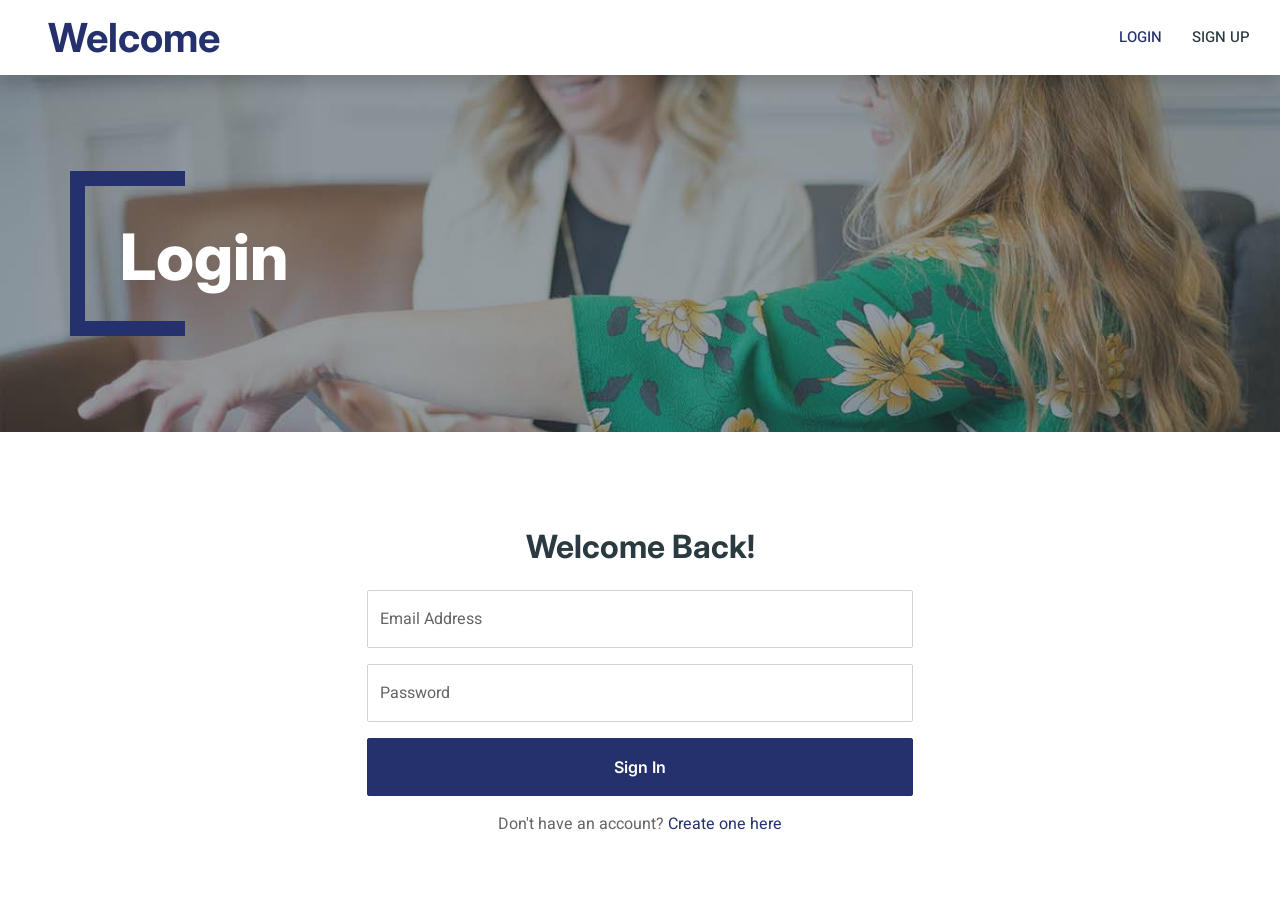
<file: src/main/resources/static/contact.html>
<!DOCTYPE html>
<html lang="en">

<head>
    <meta charset="utf-8">
    <title>HireBridge - Contact</title>
    <meta content="width=device-width, initial-scale=1.0" name="viewport">
    <meta content="" name="keywords">
    <meta content="" name="description">

    <!-- Favicon -->
    <link href="img/favicon.ico" rel="icon">

    <!-- Google Web Fonts -->
    <link rel="preconnect" href="https://fonts.googleapis.com">
    <link rel="preconnect" href="https://fonts.gstatic.com" crossorigin>
    <link href="https://fonts.googleapis.com/css2?family=Heebo:wght@400;500;600&family=Inter:wght@700;800&display=swap"
        rel="stylesheet">

    <!-- Icon Font Stylesheet -->
    <link href="https://cdnjs.cloudflare.com/ajax/libs/font-awesome/5.10.0/css/all.min.css" rel="stylesheet">
    <link href="https://cdn.jsdelivr.net/npm/bootstrap-icons@1.4.1/font/bootstrap-icons.css" rel="stylesheet">

    <!-- Libraries Stylesheet -->
    <link href="lib/animate/animate.min.css" rel="stylesheet">
    <link href="lib/owlcarousel/assets/owl.carousel.min.css" rel="stylesheet">

    <!-- Customized Bootstrap Stylesheet -->
    <link href="css/bootstrap.min.css" rel="stylesheet">

    <!-- Template Stylesheet -->
    <link href="css/style.css" rel="stylesheet">
</head>

<body>
    <div class="container-xxl bg-white p-0">
        <!-- Spinner Start -->
        <div id="spinner"
            class="show bg-white position-fixed translate-middle w-100 vh-100 top-50 start-50 d-flex align-items-center justify-content-center">
            <div class="spinner-border text-primary" style="width: 3rem; height: 3rem;" role="status">
                <span class="sr-only">Loading...</span>
            </div>
        </div>
        <!-- Spinner End -->


        <!-- Navbar Start -->
        <nav class="navbar navbar-expand-lg bg-white navbar-light shadow sticky-top p-0">
            <a href="index.html" class="navbar-brand d-flex align-items-center text-center py-0 px-4 px-lg-5">
                <h1 class="m-0 text-primary" id="userNameDisplay">Welcome</h1>
            </a>
            <button type="button" class="navbar-toggler me-4" data-bs-toggle="collapse"
                data-bs-target="#navbarCollapse">
                <span class="navbar-toggler-icon"></span>
            </button>
            <div class="collapse navbar-collapse" id="navbarCollapse">
                <div class="navbar-nav ms-auto p-4 p-lg-0">
                    <a href="index.html" class="nav-item nav-link">Home</a>
                    <a href="about.html" class="nav-item nav-link">About</a>
                    <div class="nav-item dropdown">
                        <a href="#" class="nav-link dropdown-toggle" data-bs-toggle="dropdown">Jobs</a>
                        <div class="dropdown-menu rounded-0 m-0">
                            <a href="job-list.html" class="dropdown-item">Job List</a>
                        </div>
                    </div>
                    <div class="nav-item dropdown">
                        <a href="#" class="nav-link dropdown-toggle" data-bs-toggle="dropdown">Pages</a>
                        <div class="dropdown-menu rounded-0 m-0">
                            <a href="category.html" class="dropdown-item">Job Category</a>
                            <a href="testimonial.html" class="dropdown-item">Testimonial</a>
                        </div>
                    </div>
                    <a href="contact.html" class="nav-item nav-link active">Contact</a>
                </div>
                <a href="" class="btn btn-primary rounded-0 py-4 px-lg-5 d-none d-lg-block">Post A Job<i
                        class="fa fa-arrow-right ms-3"></i></a>
            </div>
        </nav>
        <!-- Navbar End -->


        <!-- Header End -->
        <div class="container-xxl py-5 bg-dark page-header mb-5">
            <div class="container my-5 pt-5 pb-4">
                <h1 class="display-3 text-white mb-3 animated slideInDown">Contact</h1>
                <nav aria-label="breadcrumb">
                    <ol class="breadcrumb text-uppercase">
                        <li class="breadcrumb-item"><a href="#">Home</a></li>
                        <li class="breadcrumb-item"><a href="#">Pages</a></li>
                        <li class="breadcrumb-item text-white active" aria-current="page">Contact</li>
                    </ol>
                </nav>
            </div>
        </div>
        <!-- Header End -->


        <!-- Contact Start -->
        <div class="container-xxl py-5">
            <div class="container">
                <h1 class="text-center mb-5 wow fadeInUp" data-wow-delay="0.1s">Contact For Any Query</h1>
                <div class="row g-4">
                    <div class="col-12">
                        <div class="row gy-4">
                            <div class="col-md-4 wow fadeIn" data-wow-delay="0.1s">
                                <div class="d-flex align-items-center bg-light rounded p-4">
                                    <div class="bg-white border rounded d-flex flex-shrink-0 align-items-center justify-content-center me-3"
                                        style="width: 45px; height: 45px;">
                                        <i class="fa fa-map-marker-alt text-primary"></i>
                                    </div>
                                    <span>Bangalore, India</span>
                                </div>
                            </div>
                            <div class="col-md-4 wow fadeIn" data-wow-delay="0.3s">
                                <div class="d-flex align-items-center bg-light rounded p-4">
                                    <div class="bg-white border rounded d-flex flex-shrink-0 align-items-center justify-content-center me-3"
                                        style="width: 45px; height: 45px;">
                                        <i class="fa fa-envelope-open text-primary"></i>
                                    </div>
                                    <span>hirebridge333@gmail.com</span>
                                </div>
                            </div>
                            <div class="col-md-4 wow fadeIn" data-wow-delay="0.5s">
                                <div class="d-flex align-items-center bg-light rounded p-4">
                                    <div class="bg-white border rounded d-flex flex-shrink-0 align-items-center justify-content-center me-3"
                                        style="width: 45px; height: 45px;">
                                        <i class="fa fa-phone-alt text-primary"></i>
                                    </div>
                                    <span>+012 345 6789</span>
                                </div>
                            </div>
                        </div>
                    </div>
                    <div class="col-md-6 wow fadeInUp" data-wow-delay="0.1s">
                        <iframe class="position-relative rounded w-100 h-100"
                            src="https://www.google.com/maps/embed?pb=!1m18!1m12!1m3!1d497699.9919431438!2d77.35073790543189!3d12.95428938764525!2m3!1f0!2f0!3f0!3m2!1i1024!2i768!4f13.1!3m3!1m2!1s0x3bae1670c9b44e6d%3A0xf8dfc3e8517e4fe0!2sBengaluru%2C%20Karnataka%2C%20India!5e0!3m2!1sen!2sin!4v1714000000000!5m2!1sen!2sin"
                            frameborder="0" style="min-height: 400px; border:0;" allowfullscreen="" aria-hidden="false"
                            tabindex="0"></iframe>
                    </div>
                    <div class="col-md-6">
                        <div class="wow fadeInUp" data-wow-delay="0.5s">
                            <p class="mb-4">Have a question or need assistance? We're here to help. Fill out the form
                                below, and our support team will get back to you as soon as possible.</p>
                            <form id="contactForm">
                                <div class="row g-3">
                                    <div class="col-md-6">
                                        <div class="form-floating">
                                            <input type="text" class="form-control" id="name" placeholder="Your Name">
                                            <label for="name">Your Name</label>
                                        </div>
                                    </div>
                                    <div class="col-md-6">
                                        <div class="form-floating">
                                            <input type="email" class="form-control" id="email" placeholder="Recipient Email"
                                                value="hirebridge333@gmail.com" readonly>
                                            <label for="email">Recipient Email</label>
                                        </div>
                                    </div>
                                    <div class="col-12">
                                        <div class="form-floating">
                                            <input type="text" class="form-control" id="subject" placeholder="Subject">
                                            <label for="subject">Subject</label>
                                        </div>
                                    </div>
                                    <div class="col-12">
                                        <div class="form-floating">
                                            <textarea class="form-control" placeholder="Leave a message here"
                                                id="message" style="height: 150px"></textarea>
                                            <label for="message">Message</label>
                                        </div>
                                    </div>
                                    <div class="col-12">
                                        <button class="btn btn-primary w-100 py-3" type="submit">Send Message</button>
                                    </div>
                                </div>
                            </form>
                        </div>
                    </div>
                </div>
            </div>
        </div>
        <!-- Contact End -->


        <!-- Footer Start -->
        <div class="container-fluid bg-dark text-white-50 footer pt-5 mt-5 wow fadeIn" data-wow-delay="0.1s">
            <div class="container py-5">
                <div class="row g-5">
                    <div class="col-lg-3 col-md-6">
                        <h5 class="text-white mb-4">Company</h5>
                        <a class="btn btn-link text-white-50" href="about.html">About Us</a>
                        <a class="btn btn-link text-white-50" href="contact.html">Contact Us</a>
                        <a class="btn btn-link text-white-50" href="service.html">Our Services</a>
                        <a class="btn btn-link text-white-50" href="privacy.html">Privacy Policy</a>
                        <a class="btn btn-link text-white-50" href="terms.html">Terms & Condition</a>
                    </div>
                    <div class="col-lg-3 col-md-6">
                        <h5 class="text-white mb-4">Quick Links</h5>
                        <a class="btn btn-link text-white-50" href="about.html">About Us</a>
                        <a class="btn btn-link text-white-50" href="contact.html">Contact Us</a>
                        <a class="btn btn-link text-white-50" href="service.html">Our Services</a>
                        <a class="btn btn-link text-white-50" href="privacy.html">Privacy Policy</a>
                        <a class="btn btn-link text-white-50" href="terms.html">Terms & Condition</a>
                    </div>
                    <div class="col-lg-3 col-md-6">
                        <h5 class="text-white mb-4">Contact</h5>
                        <p class="mb-2"><i class="fa fa-map-marker-alt me-3"></i>Bangalore, India</p>
                        <p class="mb-2"><i class="fa fa-phone-alt me-3"></i>+012 345 67890</p>
                        <p class="mb-2"><i class="fa fa-envelope me-3"></i>hirebridge333@gmail.com</p>
                        <div class="d-flex pt-2">
                            <a class="btn btn-outline-light btn-social" href="javascript:void(0);"><i
                                    class="fab fa-twitter"></i></a>
                            <a class="btn btn-outline-light btn-social" href="javascript:void(0);"><i
                                    class="fab fa-facebook-f"></i></a>
                            <a class="btn btn-outline-light btn-social" href="javascript:void(0);"><i
                                    class="fab fa-youtube"></i></a>
                            <a class="btn btn-outline-light btn-social" href="javascript:void(0);"><i
                                    class="fab fa-linkedin-in"></i></a>
                        </div>
                    </div>
                    <div class="col-lg-3 col-md-6">
                        <h5 class="text-white mb-4">Newsletter</h5>
                        <p>Receive the latest job listings and career advice directly in your inbox.</p>

                    </div>
                </div>
            </div>
        </div>
        <!-- Footer End -->


        <!-- Back to Top -->
        <a href="#" class="btn btn-lg btn-primary btn-lg-square back-to-top"><i class="bi bi-arrow-up"></i></a>
    </div>

    <!-- JavaScript Libraries -->
    <script src="https://code.jquery.com/jquery-3.4.1.min.js"></script>
    <script src="https://cdn.jsdelivr.net/npm/bootstrap@5.0.0/dist/js/bootstrap.bundle.min.js"></script>
    <script src="lib/wow/wow.min.js"></script>
    <script src="lib/easing/easing.min.js"></script>
    <script src="lib/waypoints/waypoints.min.js"></script>
    <script src="lib/owlcarousel/owl.carousel.min.js"></script>

    <!-- Template Javascript -->
    <script src="js/main.js"></script>
    <script>
        document.addEventListener('DOMContentLoaded', function () {
            const userJson = localStorage.getItem('user');
            if (userJson) {
                const user = JSON.parse(userJson);
                if (user.fullName) {
                    document.getElementById("name").value = user.fullName;
                }
            }
            // Ensure email field always shows the recipient
            document.getElementById("email").value = "hirebridge333@gmail.com";
        });

        document.getElementById("contactForm").addEventListener("submit", function (event) {
            event.preventDefault();

            const name = document.getElementById("name").value;
            // Use the logged-in user's email as the sender, regardless of what the readonly field shows
            const userJson = localStorage.getItem('user');
            const user = userJson ? JSON.parse(userJson) : {};
            const senderEmail = user.email || "guest@hirebridge.com";
            
            const subject = document.getElementById("subject").value;
            const message = document.getElementById("message").value;

            const data = {
                name: name,
                email: senderEmail,
                subject: subject,
                message: message
            };

            const submitBtn = document.querySelector("#contactForm button[type='submit']");
            const originalText = submitBtn.innerText;
            submitBtn.innerText = "Sending...";
            submitBtn.disabled = true;

            fetch("/api/contact", {
                method: "POST",
                headers: {
                    "Content-Type": "application/json"
                },
                body: JSON.stringify(data)
            })
                .then(response => response.json())
                .then(result => {
                    if (result.success) {
                        alert("Message sent successfully!");
                        document.getElementById("contactForm").reset();
                        // Restore the recipient email value after reset
                        document.getElementById("email").value = "hirebridge333@gmail.com";
                        // Restore the name from localStorage if available
                        if (user.fullName) {
                            document.getElementById("name").value = user.fullName;
                        }
                    } else {
                        alert("Failed to send message: " + result.message);
                    }
                })
                .catch(error => {
                    console.error("Error:", error);
                    alert("An error occurred while sending the message.");
                })
                .finally(() => {
                    submitBtn.innerText = originalText;
                    submitBtn.disabled = false;
                });
        });
    </script>
</body>

</html>
</file>
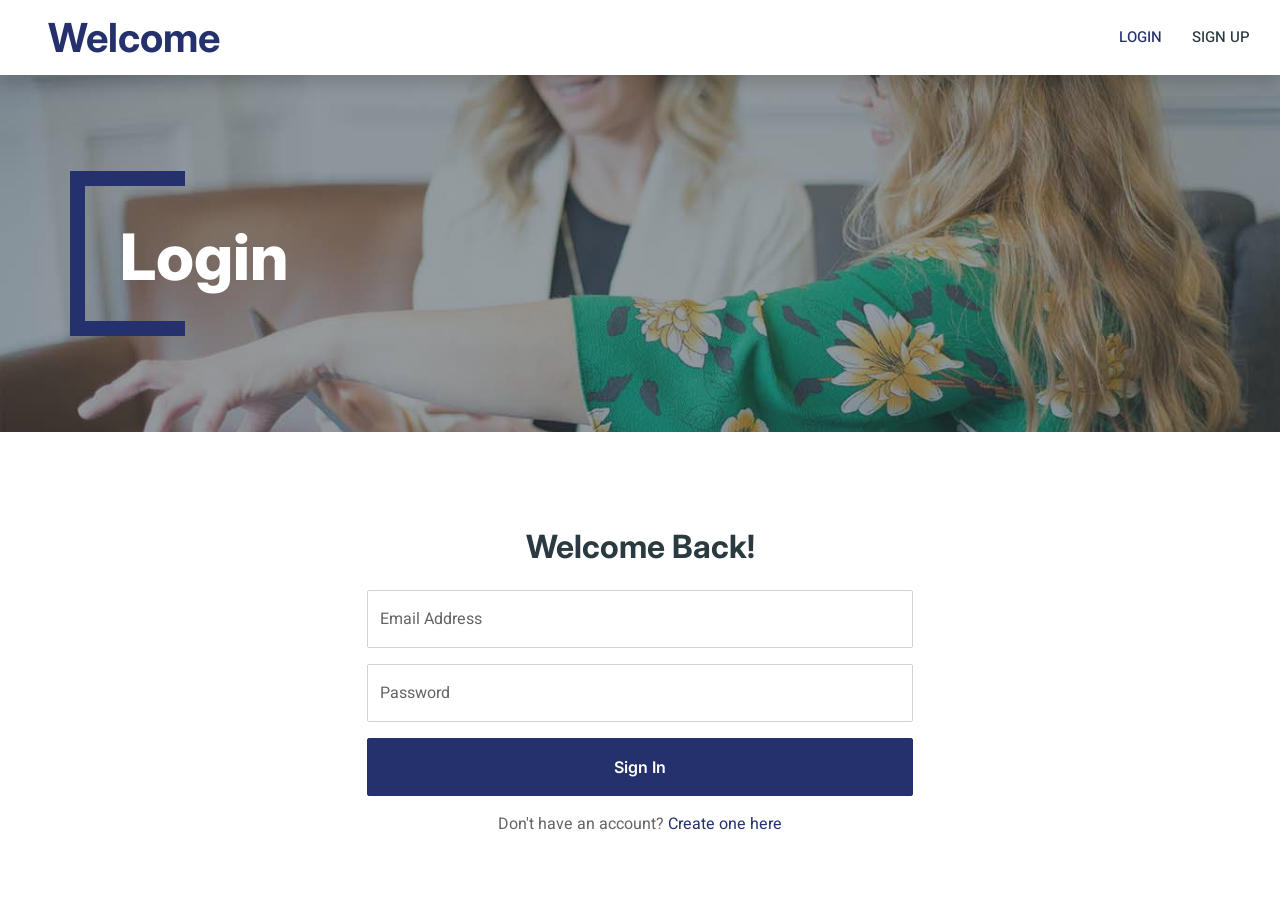
<file: src/main/resources/static/home.html>
<!DOCTYPE html>
<html lang="en">

<head>
    <meta charset="utf-8">
    <title>HireBridge - Job Portal Website Template</title>
    <meta content="width=device-width, initial-scale=1.0" name="viewport">
    <meta content="" name="keywords">
    <meta content="" name="description">

    <!-- Favicon -->
    <link href="img/favicon.ico" rel="icon">

    <!-- Google Web Fonts -->
    <link rel="preconnect" href="https://fonts.googleapis.com">
    <link rel="preconnect" href="https://fonts.gstatic.com" crossorigin>
    <link href="https://fonts.googleapis.com/css2?family=Heebo:wght@400;500;600&family=Inter:wght@700;800&display=swap"
        rel="stylesheet">

    <!-- Icon Font Stylesheet -->
    <link href="https://cdnjs.cloudflare.com/ajax/libs/font-awesome/5.10.0/css/all.min.css" rel="stylesheet">
    <link href="https://cdn.jsdelivr.net/npm/bootstrap-icons@1.4.1/font/bootstrap-icons.css" rel="stylesheet">

    <!-- Libraries Stylesheet -->
    <link href="lib/animate/animate.min.css" rel="stylesheet">
    <link href="lib/owlcarousel/assets/owl.carousel.min.css" rel="stylesheet">

    <!-- Customized Bootstrap Stylesheet -->
    <link href="css/bootstrap.min.css" rel="stylesheet">

    <!-- Template Stylesheet -->
    <link href="css/style.css" rel="stylesheet">
</head>

<body>
    <div class="container-xxl bg-white p-0">
        <!-- Spinner Start -->
        <div id="spinner"
            class="show bg-white position-fixed translate-middle w-100 vh-100 top-50 start-50 d-flex align-items-center justify-content-center">
            <div class="spinner-border text-primary" style="width: 3rem; height: 3rem;" role="status">
                <span class="sr-only">Loading...</span>
            </div>
        </div>
        <!-- Spinner End -->


        <!-- Navbar Start -->
        <nav class="navbar navbar-expand-lg bg-white navbar-light shadow sticky-top p-0">
            <a href="index.html" class="navbar-brand d-flex align-items-center text-center py-0 px-4 px-lg-5">
                <h1 class="m-0 text-primary" id="userNameDisplay">Welcome</h1>
            </a>
            <button type="button" class="navbar-toggler me-4" data-bs-toggle="collapse"
                data-bs-target="#navbarCollapse">
                <span class="navbar-toggler-icon"></span>
            </button>
            <div class="collapse navbar-collapse" id="navbarCollapse">
                <div class="navbar-nav ms-auto p-4 p-lg-0">
                    <a href="index.html" class="nav-item nav-link active">Home</a>
                    <a href="about.html" class="nav-item nav-link">About</a>
                    <div class="nav-item dropdown">
                        <a href="#" class="nav-link dropdown-toggle" data-bs-toggle="dropdown">Jobs</a>
                        <div class="dropdown-menu rounded-0 m-0">
                            <a href="job-list.html" class="dropdown-item">Job List</a>
                        </div>
                    </div>
                    <div class="nav-item dropdown">
                        <a href="#" class="nav-link dropdown-toggle" data-bs-toggle="dropdown">Pages</a>
                        <div class="dropdown-menu rounded-0 m-0">
                            <a href="category.html" class="dropdown-item">Job Category</a>
                            <a href="testimonial.html" class="dropdown-item">Testimonial</a>
                        </div>
                    </div>
                    <a href="contact.html" class="nav-item nav-link">Contact</a>
                </div>
                <a href="" class="btn btn-primary rounded-0 py-4 px-lg-5 d-none d-lg-block">Post A Job<i
                        class="fa fa-arrow-right ms-3"></i></a>
            </div>
        </nav>
        <!-- Navbar End -->


        <!-- Carousel Start -->
        <div class="container-fluid p-0">
            <div class="owl-carousel header-carousel position-relative">
                <div class="owl-carousel-item position-relative">
                    <img class="img-fluid" src="img/carousel-1.jpg" alt="">
                    <div class="position-absolute top-0 start-0 w-100 h-100 d-flex align-items-center"
                        style="background: rgba(43, 57, 64, .5);">
                        <div class="container">
                            <div class="row justify-content-start">
                                <div class="col-10 col-lg-8">
                                    <h1 class="display-3 text-white animated slideInDown mb-4">Find The Perfect Job That
                                        You Deserved</h1>
                                    <p class="fs-5 fw-medium text-white mb-4 pb-2">Connecting dedicated professionals
                                        with top-tier companies across the globe. Start your journey with us today and
                                        find the career you've always dreamed of.</p>
                                    <a href="#search-section"
                                        class="btn btn-primary py-md-3 px-md-5 me-3 animated slideInLeft">Search A
                                        Job</a>

                                </div>
                            </div>
                        </div>
                    </div>
                </div>
                <div class="owl-carousel-item position-relative">
                    <img class="img-fluid" src="img/carousel-2.jpg" alt="">
                    <div class="position-absolute top-0 start-0 w-100 h-100 d-flex align-items-center"
                        style="background: rgba(43, 57, 64, .5);">
                        <div class="container">
                            <div class="row justify-content-start">
                                <div class="col-10 col-lg-8">
                                    <h1 class="display-3 text-white animated slideInDown mb-4">Find The Best Startup Job
                                        That Fit You</h1>
                                    <p class="fs-5 fw-medium text-white mb-4 pb-2">Join the fastest-growing startups and
                                        innovative tech giants. We bridge the gap between talented individuals and
                                        visionary organizations.</p>
                                    <a href="#search-section"
                                        class="btn btn-primary py-md-3 px-md-5 me-3 animated slideInLeft">Search A
                                        Job</a>

                                </div>
                            </div>
                        </div>
                    </div>
                </div>
            </div>
        </div>
        <!-- Carousel End -->


        <!-- Search Start -->
        <div id="search-section" class="container-fluid bg-primary mb-5 wow fadeIn" data-wow-delay="0.1s"
            style="padding: 35px; scroll-margin-top: 80px;">
            <div class="container">
                <div class="row g-2">
                    <div class="col-md-10">
                        <div class="row g-2">
                            <div class="col-md-4">
                                <input type="text" id="search-keyword" class="form-control border-0"
                                    placeholder="Keyword" list="keyword-suggestions" />
                                <datalist id="keyword-suggestions">
                                    <option value="Software Engineer">
                                    <option value="Data Scientist">
                                    <option value="Product Manager">
                                    <option value="UI/UX Designer">
                                    <option value="HR Manager">
                                    <option value="Financial Analyst">
                                    <option value="Marketing Specialist">
                                    <option value="Java Developer">
                                    <option value="Python Developer">
                                </datalist>
                            </div>
                            <div class="col-md-4">
                                <input type="text" id="search-category" class="form-control border-0"
                                    placeholder="Category" list="category-suggestions" />
                                <datalist id="category-suggestions">
                                    <option value="Software Development">
                                    <option value="Marketing">
                                    <option value="Customer Service">
                                    <option value="Human Resource">
                                    <option value="Project Management">
                                    <option value="Business Development">
                                    <option value="Sales & Communication">
                                    <option value="Teaching & Education">
                                    <option value="Design & Creative">
                                </datalist>
                            </div>
                            <div class="col-md-4">
                                <input type="text" id="search-location" class="form-control border-0"
                                    placeholder="Location" list="location-suggestions" />
                                <datalist id="location-suggestions">
                                    <!-- India -->
                                    <option value="New Delhi">
                                    <option value="Mumbai">
                                    <option value="Bengaluru">
                                    <option value="Hyderabad">
                                    <option value="Pune">
                                    <option value="Chennai">
                                        <!-- Abroad -->
                                    <option value="New York, USA">
                                    <option value="London, UK">
                                    <option value="Dubai, UAE">
                                    <option value="Singapore">
                                    <option value="Toronto, Canada">
                                    <option value="Sydney, Australia">
                                </datalist>
                            </div>
                        </div>
                    </div>
                    <div class="col-md-2">
                        <button id="search-btn" class="btn btn-dark border-0 w-100">Search</button>
                    </div>
                </div>
            </div>
        </div>
        <!-- Search End -->


        <!-- Category Start -->
        <div class="container-xxl py-5">
            <div class="container">
                <h1 class="text-center mb-5 wow fadeInUp" data-wow-delay="0.1s">Explore By Category</h1>
                <div class="row g-4" id="category-grid">
                    <!-- Categories loaded dynamically -->
                </div>
            </div>
        </div>
        <!-- Category End -->


        <!-- About Start -->
        <div class="container-xxl py-5">
            <div class="container">
                <div class="row g-5 align-items-center">
                    <div class="col-lg-6 wow fadeIn" data-wow-delay="0.1s">
                        <div class="row g-0 about-bg rounded overflow-hidden">
                            <div class="col-6 text-start">
                                <img class="img-fluid w-100" src="img/about-1.jpg">
                            </div>
                            <div class="col-6 text-start">
                                <img class="img-fluid" src="img/about-2.jpg" style="width: 85%; margin-top: 15%;">
                            </div>
                            <div class="col-6 text-end">
                                <img class="img-fluid" src="img/about-3.jpg" style="width: 85%;">
                            </div>
                            <div class="col-6 text-end">
                                <img class="img-fluid w-100" src="img/about-4.jpg">
                            </div>
                        </div>
                    </div>
                    <div class="col-lg-6 wow fadeIn" data-wow-delay="0.5s">
                        <p class="mb-4">We are committed to simplifying the job search process. Our platform provides
                            personalized recommendations and direct access to industry leaders to help you advance your
                            career efficiently.</p>
                        <p><i class="fa fa-check text-primary me-3"></i>Discover exclusive job opportunities</p>
                        <p><i class="fa fa-check text-primary me-3"></i>Access to top-rated global companies</p>
                        <p><i class="fa fa-check text-primary me-3"></i>Expert career guidance and support</p>
                    </div>
                </div>
            </div>
        </div>
        <!-- About End -->


        <!-- Jobs Start -->
        <div class="container-xxl py-5" id="job-listing-section" style="scroll-margin-top: 80px;">
            <div class="container">
                <h1 class="text-center mb-5 wow fadeInUp" data-wow-delay="0.1s">Job Listing</h1>
                <div class="tab-class text-center wow fadeInUp" data-wow-delay="0.3s">
                    <ul class="nav nav-pills d-inline-flex justify-content-center border-bottom mb-5">
                        <li class="nav-item">
                            <a class="d-flex align-items-center text-start mx-3 ms-0 pb-3 active" data-bs-toggle="pill"
                                href="#tab-1">
                                <h6 class="mt-n1 mb-0">Featured</h6>
                            </a>
                        </li>
                        <li class="nav-item">
                            <a class="d-flex align-items-center text-start mx-3 pb-3" data-bs-toggle="pill"
                                href="#tab-2">
                                <h6 class="mt-n1 mb-0">Full Time</h6>
                            </a>
                        </li>
                        <li class="nav-item">
                            <a class="d-flex align-items-center text-start mx-3 me-0 pb-3" data-bs-toggle="pill"
                                href="#tab-3">
                                <h6 class="mt-n1 mb-0">Part Time</h6>
                            </a>
                        </li>
                    </ul>
                    <div class="tab-content">
                        <div id="tab-1" class="tab-pane fade show p-0 active">
                            <!-- Jobs will be loaded here dynamically -->
                        </div>
                        <div id="tab-2" class="tab-pane fade show p-0">
                            <!-- Full Time jobs will be loaded here dynamically -->
                        </div>
                        <div id="tab-3" class="tab-pane fade show p-0">
                            <!-- Part Time jobs will be loaded here dynamically -->
                        </div>
                    </div>
                </div>
            </div>
        </div>
        <!-- Jobs End -->


        <!-- Testimonial Start -->
        <div class="container-xxl py-5 wow fadeInUp" data-wow-delay="0.1s">
            <div class="container">
                <h1 class="text-center mb-5">Our Clients Say!!!</h1>
                <div class="owl-carousel testimonial-carousel">
                    <div class="testimonial-item bg-light rounded p-4">
                        <i class="fa fa-quote-left fa-2x text-primary mb-3"></i>
                        <p>The search filters are incredibly precise. I found a role that perfectly matches my tech
                            stack within days of signing up!</p>
                        <div class="d-flex align-items-center">
                            <img class="img-fluid flex-shrink-0 rounded" src="img/testimonial-1.jpg"
                                style="width: 50px; height: 50px;">
                            <div class="ps-3">
                                <h5 class="mb-1">Arjun Sharma</h5>
                                <small>Senior Software Engineer</small>
                            </div>
                        </div>
                    </div>
                    <div class="testimonial-item bg-light rounded p-4">
                        <i class="fa fa-quote-left fa-2x text-primary mb-3"></i>
                        <p>Connecting with diverse talent has never been easier. This platform is a game-changer for our
                            recruitment and branding goals.</p>
                        <div class="d-flex align-items-center">
                            <img class="img-fluid flex-shrink-0 rounded" src="img/testimonial-2.jpg"
                                style="width: 50px; height: 50px;">
                            <div class="ps-3">
                                <h5 class="mb-1">Sarah Jenkins</h5>
                                <small>Marketing Director</small>
                            </div>
                        </div>
                    </div>
                    <div class="testimonial-item bg-light rounded p-4">
                        <i class="fa fa-quote-left fa-2x text-primary mb-3"></i>
                        <p>The professional layout and ease of use allowed me to track my applications effortlessly.
                            Truly a premium experience!</p>
                        <div class="d-flex align-items-center">
                            <img class="img-fluid flex-shrink-0 rounded" src="img/testimonial-3.jpg"
                                style="width: 50px; height: 50px;">
                            <div class="ps-3">
                                <h5 class="mb-1">Michael Chen</h5>
                                <small>Data Analyst</small>
                            </div>
                        </div>
                    </div>
                    <div class="testimonial-item bg-light rounded p-4">
                        <i class="fa fa-quote-left fa-2x text-primary mb-3"></i>
                        <p>I found a perfect culture-fit role at a top-tier startup. The career resources provided here
                            are absolutely top-notch.</p>
                        <div class="d-flex align-items-center">
                            <img class="img-fluid flex-shrink-0 rounded" src="img/testimonial-4.jpg"
                                style="width: 50px; height: 50px;">
                            <div class="ps-3">
                                <h5 class="mb-1">Priya Patel</h5>
                                <small>Project Manager</small>
                            </div>
                        </div>
                    </div>
                </div>
            </div>
        </div>
        <!-- Testimonial End -->


        <!-- Footer Start -->
        <div class="container-fluid bg-dark text-white-50 footer pt-5 mt-5 wow fadeIn" data-wow-delay="0.1s">
            <div class="container py-5">
                <div class="row g-5">
                    <div class="col-lg-3 col-md-6">
                        <h5 class="text-white mb-4">Company</h5>
                        <a class="btn btn-link text-white-50" href="about.html">About Us</a>
                        <a class="btn btn-link text-white-50" href="contact.html">Contact Us</a>
                        <a class="btn btn-link text-white-50" href="service.html">Our Services</a>
                        <a class="btn btn-link text-white-50" href="privacy.html">Privacy Policy</a>
                        <a class="btn btn-link text-white-50" href="terms.html">Terms & Condition</a>
                    </div>
                    <div class="col-lg-3 col-md-6">
                        <h5 class="text-white mb-4">Quick Links</h5>
                        <a class="btn btn-link text-white-50" href="about.html">About Us</a>
                        <a class="btn btn-link text-white-50" href="contact.html">Contact Us</a>
                        <a class="btn btn-link text-white-50" href="service.html">Our Services</a>
                        <a class="btn btn-link text-white-50" href="privacy.html">Privacy Policy</a>
                        <a class="btn btn-link text-white-50" href="terms.html">Terms & Condition</a>
                    </div>
                    <div class="col-lg-3 col-md-6">
                        <h5 class="text-white mb-4">Contact</h5>
                        <p class="mb-2"><i class="fa fa-map-marker-alt me-3"></i>Bangalore, India</p>
                        <p class="mb-2"><i class="fa fa-phone-alt me-3"></i>+012 345 67890</p>
                        <p class="mb-2"><i class="fa fa-envelope me-3"></i>hirebridge333@gmail.com</p>
                        <div class="d-flex pt-2">
                            <a class="btn btn-outline-light btn-social" href="javascript:void(0);"><i
                                    class="fab fa-twitter"></i></a>
                            <a class="btn btn-outline-light btn-social" href="javascript:void(0);"><i
                                    class="fab fa-facebook-f"></i></a>
                            <a class="btn btn-outline-light btn-social" href="javascript:void(0);"><i
                                    class="fab fa-youtube"></i></a>
                            <a class="btn btn-outline-light btn-social" href="javascript:void(0);"><i
                                    class="fab fa-linkedin-in"></i></a>
                        </div>
                    </div>
                    <div class="col-lg-3 col-md-6">
                        <h5 class="text-white mb-4">Newsletter</h5>
                        <p>Stay updated with the latest job openings and career advice directly in your inbox.</p>

                    </div>
                </div>
            </div>
        </div>
        <!-- Footer End -->


        <!-- Back to Top -->
        <a href="#" class="btn btn-lg btn-primary btn-lg-square back-to-top"><i class="bi bi-arrow-up"></i></a>
    </div>

    <!-- JavaScript Libraries -->
    <script src="https://code.jquery.com/jquery-3.4.1.min.js"></script>
    <script src="https://cdn.jsdelivr.net/npm/bootstrap@5.0.0/dist/js/bootstrap.bundle.min.js"></script>
    <script src="lib/wow/wow.min.js"></script>
    <script src="lib/easing/easing.min.js"></script>
    <script src="lib/waypoints/waypoints.min.js"></script>
    <script src="lib/owlcarousel/owl.carousel.min.js"></script>

    <!-- Template Javascript -->
    <script src="js/main.js"></script>
    <script>
        // Wishlist helpers — save/load job IDs from localStorage
        function getWishlist() {
            return JSON.parse(localStorage.getItem('wishlist') || '[]');
        }
        function saveWishlist(list) {
            localStorage.setItem('wishlist', JSON.stringify(list));
        }
        function toggleWishlist(e, btn, jobId) {
            e.preventDefault();
            var list = getWishlist();
            var idx = list.indexOf(jobId);
            if (idx === -1) {
                list.push(jobId);
                $(btn).addClass('wishlisted');
                $(btn).find('i').removeClass('far').addClass('fas');
            } else {
                list.splice(idx, 1);
                $(btn).removeClass('wishlisted');
                $(btn).find('i').removeClass('fas').addClass('far');
            }
            saveWishlist(list);
        }
        function applyWishlistState() {
            var list = getWishlist();
            $('.btn-wishlist').each(function () {
                var jobId = parseInt($(this).data('job-id'));
                if (list.indexOf(jobId) !== -1) {
                    $(this).addClass('wishlisted');
                    $(this).find('i').removeClass('far').addClass('fas');
                }
            });
        }
    </script>
    <script>
        $(document).ready(function () {
            const categoryMap = {
                'Marketing': { icon: 'fa-mail-bulk', color: '#e4ccff', text: '#6f42c1' },
                'Customer Service': { icon: 'fa-headset', color: '#d1f2eb', text: '#16a085' },
                'Human Resource': { icon: 'fa-user-tie', color: '#d6eaf8', text: '#2980b9' },
                'Project Management': { icon: 'fa-tasks', color: '#fef5e7', text: '#d35400' },
                'Business Development': { icon: 'fa-chart-line', color: '#d5f5e3', text: '#27ae60' },
                'Sales & Communication': { icon: 'fa-hands-helping', color: '#fadbd8', text: '#c0392b' },
                'Teaching & Education': { icon: 'fa-book-reader', color: '#ebf5fb', text: '#3498db' },
                'Design & Creative': { icon: 'fa-drafting-compass', color: '#f5eef8', text: '#8e44ad' },
                'Software Development': { icon: 'fa-code', color: '#e8f8f5', text: '#1abc9c' }
            };

            function getCategoryInfo(description) {
                for (let cat in categoryMap) {
                    if (description && description.includes(`[Category: ${cat}]`)) {
                        return categoryMap[cat];
                    }
                }
                return { icon: 'fa-briefcase', color: '#f8f9fa', text: '#2b3940' };
            }

            function renderJobs(jobs, targetTab = '#tab-1') {
                let jobListHtml = '';
                if (jobs.length === 0) {
                    jobListHtml = '<div class="alert alert-warning text-center w-100 p-5 shadow-sm"><h4>No jobs found</h4><p class="mb-0">Try adjusting your filters or searching for something else.</p></div>';
                } else {
                    jobs.forEach((job, index) => {
                        const logoNum = (index % 5) + 1;
                        let salaryDisplay = job.salary ? job.salary : 'Negotiable';
                        let typeDisplay = job.type ? job.type : 'Full Time';
                        let locationDisplay = job.location ? job.location : 'Remote';

                        jobListHtml += `
                            <div class="job-item p-4 mb-4 border-0 shadow-sm rounded-4 bg-white wow fadeInUp" data-wow-delay="0.1s">
                                <div class="row g-4">
                                    <div class="col-sm-12 col-md-8 d-flex align-items-center">
                                        <img class="flex-shrink-0 img-fluid border rounded-4 me-4" 
                                             src="img/com-logo-${logoNum}.jpg" 
                                             alt="Company Logo" 
                                             style="width: 80px; height: 80px; object-fit: contain; padding: 5px;">
                                        <div class="text-start">
                                            <a href="job-detail.html?id=${job.id}" class="text-decoration-none">
                                                <h5 class="mb-2 fw-bold text-dark hover-primary">${job.title}</h5>
                                            </a>
                                            <div class="d-flex flex-wrap align-items-center">
                                                <span class="me-3 mb-1"><i class="fa fa-building text-primary me-2"></i><strong>${job.company || 'Confidential'}</strong></span>
                                                <span class="me-3 mb-1"><i class="fa fa-map-marker-alt text-primary me-2"></i>${locationDisplay}</span>
                                                <span class="me-3 mb-1"><i class="far fa-clock text-primary me-2"></i><span class="badge rounded-pill bg-light text-dark border">${typeDisplay}</span></span>
                                                <span class="mb-1"><i class="far fa-money-bill-alt text-primary me-2"></i>${salaryDisplay}</span>
                                            </div>
                                        </div>
                                    </div>
                                    <div class="col-sm-12 col-md-4 d-flex flex-column align-items-start align-items-md-end justify-content-center">
                                        <div class="d-flex mb-3">
                                            <a class="btn btn-light btn-square rounded-circle me-3 border btn-wishlist" href="" data-job-id="${job.id}" onclick="toggleWishlist(event, this, ${job.id})"><i class="far fa-heart"></i></a>
                                            <a class="btn btn-primary rounded-pill px-4" href="job-detail.html?id=${job.id}">Apply Now</a>
                                        </div>
                                        <small class="text-muted"><i class="far fa-calendar-alt text-primary me-2"></i>Posted Recently</small>
                                    </div>
                                </div>
                            </div>
                        `;
                    });
                }


                $(targetTab).html(jobListHtml);
            }

            // Helper function to search by category
            window.searchByCategory = function (categoryName) {
                $('#search-category').val(categoryName);
                $('#search-keyword').val('');
                $('#search-location').val('');
                $('#search-btn').click();
            };

            var categories = [
                { name: 'Marketing', icon: 'fa-mail-bulk', keyword: 'Marketing' },
                { name: 'Customer Service', icon: 'fa-headset', keyword: 'Customer Service' },
                { name: 'Human Resource', icon: 'fa-user-tie', keyword: 'Human Resource' },
                { name: 'Project Management', icon: 'fa-tasks', keyword: 'Project Management' },
                { name: 'Business Development', icon: 'fa-chart-line', keyword: 'Business Development' },
                { name: 'Sales & Communication', icon: 'fa-hands-helping', keyword: 'Sales & Communication' },
                { name: 'Teaching & Education', icon: 'fa-book-reader', keyword: 'Teaching & Education' },
                { name: 'Design & Creative', icon: 'fa-drafting-compass', keyword: 'Design & Creative' },
                { name: 'Software Development', icon: 'fa-laptop-code', keyword: 'Software Development' }
            ];
            var delays = ['0.1s', '0.3s', '0.5s', '0.7s', '0.1s', '0.3s', '0.5s', '0.7s', '0.1s'];

            // Load initial jobs and categories
            $.get('/api/jobs', function (jobs) {
                // Render Categories
                var catHtml = '';
                categories.forEach(function (cat, i) {
                    var count = jobs.filter(function (j) {
                        var desc = (j.description || '').toLowerCase();
                        var key = cat.keyword.toLowerCase();
                        return desc.includes('[category: ' + key + ']') || desc.includes('category: ' + key);
                    }).length;

                    var vacancyText = count === 0 ? 'No Vacancies' : (count === 1 ? '1 Vacancy' : count + ' Vacancies');

                    catHtml += `
                        <div class="col-lg-3 col-sm-6 wow fadeInUp" data-wow-delay="${delays[i]}">
                            <a class="cat-item rounded p-4" href="javascript:void(0)" onclick="searchByCategory('${cat.keyword}')">
                                <i class="fa fa-3x ${cat.icon} text-primary mb-4"></i>
                                <h6 class="mb-3">${cat.name}</h6>
                                <p class="mb-0 text-muted">${vacancyText}</p>
                            </a>
                        </div>
                    `;
                });
                $('#category-grid').html(catHtml);
                new WOW().init();

                // Featured
                renderJobs(jobs.slice(0, 8), '#tab-1');

                // Full Time (Tab 2)
                const fullTimeJobs = jobs.filter(j => j.type === 'Full Time');
                renderJobs(fullTimeJobs.slice(0, 5), '#tab-2');

                // Part Time (Tab 3)
                const partTimeJobs = jobs.filter(j => j.type === 'Part Time');
                renderJobs(partTimeJobs.slice(0, 5), '#tab-3');

                // After rendering, apply saved wishlist state
                applyWishlistState();

                // If arrived from category page, auto-trigger search
                const urlParams = new URLSearchParams(window.location.search);
                const categoryParam = urlParams.get('category');
                if (categoryParam) {
                    $('#search-category').val(categoryParam);
                    // Small delay to let the page settle before triggering
                    setTimeout(function () {
                        $('#search-btn').trigger('click');
                    }, 300);
                }
            });

            $('#search-btn').click(function (e) {
                if (e) e.preventDefault();
                let keyword = ($('#search-keyword').val() || '').trim();
                let category = ($('#search-category').val() || '').trim();
                let locationInput = ($('#search-location').val() || '').trim();

                // Always target Featured tab for search results
                $('#tab-1').html('<div class="text-center my-5"><div class="spinner-grow text-primary" role="status"></div><p class="mt-2 text-muted">Searching the database...</p></div>');

                // Switch to Featured tab visually
                $('.nav-pills a[href="#tab-1"]').tab('show');

                $.get('/api/jobs/search', {
                    keyword: keyword,
                    category: category,
                    location: locationInput
                }, function (jobs) {
                    renderJobs(jobs, '#tab-1');

                    // Clear the input fields as requested
                    $('#search-keyword').val('');
                    $('#search-category').val('');
                    $('#search-location').val('');

                    $('html, body').animate({
                        scrollTop: $("#job-listing-section").offset().top - 100
                    }, 500);
                }).fail(function () {
                    $('#tab-1').html('<div class="alert alert-danger rounded-4 p-4 text-center">Sorry, we couldn\'t reach the server. Please try again.</div>');
                });
            });
        });
    </script>
</body>

</html>
</file>
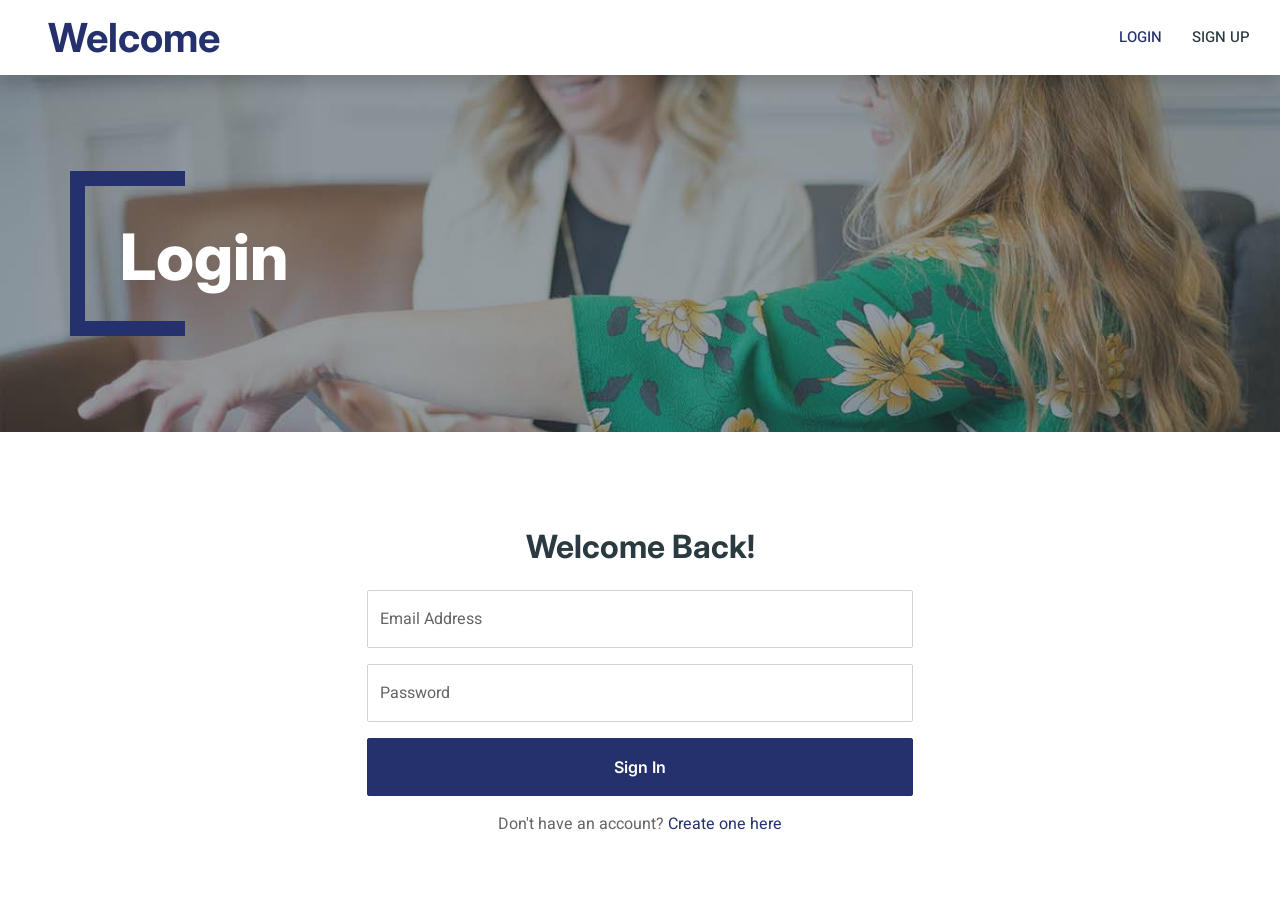
<file: src/main/resources/static/job-detail.html>
<!DOCTYPE html>
<html lang="en">

<head>
    <meta charset="utf-8">
    <title>HireBridge - Job Detail</title>
    <meta content="width=device-width, initial-scale=1.0" name="viewport">
    <meta content="" name="keywords">
    <meta content="" name="description">

    <!-- Favicon -->
    <link href="img/favicon.ico" rel="icon">

    <!-- Google Web Fonts -->
    <link rel="preconnect" href="https://fonts.googleapis.com">
    <link rel="preconnect" href="https://fonts.gstatic.com" crossorigin>
    <link href="https://fonts.googleapis.com/css2?family=Heebo:wght@400;500;600&family=Inter:wght@700;800&display=swap"
        rel="stylesheet">

    <!-- Icon Font Stylesheet -->
    <link href="https://cdnjs.cloudflare.com/ajax/libs/font-awesome/5.10.0/css/all.min.css" rel="stylesheet">
    <link href="https://cdn.jsdelivr.net/npm/bootstrap-icons@1.4.1/font/bootstrap-icons.css" rel="stylesheet">

    <!-- Libraries Stylesheet -->
    <link href="lib/animate/animate.min.css" rel="stylesheet">
    <link href="lib/owlcarousel/assets/owl.carousel.min.css" rel="stylesheet">

    <!-- Customized Bootstrap Stylesheet -->
    <link href="css/bootstrap.min.css" rel="stylesheet">

    <!-- Template Stylesheet -->
    <link href="css/style.css" rel="stylesheet">
</head>

<body>
    <div class="container-xxl bg-white p-0">
        <!-- Spinner Start -->
        <div id="spinner"
            class="show bg-white position-fixed translate-middle w-100 vh-100 top-50 start-50 d-flex align-items-center justify-content-center">
            <div class="spinner-border text-primary" style="width: 3rem; height: 3rem;" role="status">
                <span class="sr-only">Loading...</span>
            </div>
        </div>
        <!-- Spinner End -->


        <!-- Navbar Start -->
        <nav class="navbar navbar-expand-lg bg-white navbar-light shadow sticky-top p-0">
            <a href="index.html" class="navbar-brand d-flex align-items-center text-center py-0 px-4 px-lg-5">
                <h1 class="m-0 text-primary" id="userNameDisplay">Welcome</h1>
            </a>
            <button type="button" class="navbar-toggler me-4" data-bs-toggle="collapse"
                data-bs-target="#navbarCollapse">
                <span class="navbar-toggler-icon"></span>
            </button>
            <div class="collapse navbar-collapse" id="navbarCollapse">
                <div class="navbar-nav ms-auto p-4 p-lg-0">
                    <a href="index.html" class="nav-item nav-link">Home</a>
                    <a href="about.html" class="nav-item nav-link">About</a>
                    <div class="nav-item dropdown">
                        <a href="#" class="nav-link dropdown-toggle active" data-bs-toggle="dropdown">Jobs</a>
                        <div class="dropdown-menu rounded-0 m-0">
                            <a href="job-list.html" class="dropdown-item">Job List</a>
                        </div>
                    </div>
                    <div class="nav-item dropdown">
                        <a href="#" class="nav-link dropdown-toggle" data-bs-toggle="dropdown">Pages</a>
                        <div class="dropdown-menu rounded-0 m-0">
                            <a href="category.html" class="dropdown-item">Job Category</a>
                            <a href="testimonial.html" class="dropdown-item">Testimonial</a>
                        </div>
                    </div>
                    <a href="contact.html" class="nav-item nav-link">Contact</a>
                </div>
                <a href="" class="btn btn-primary rounded-0 py-4 px-lg-5 d-none d-lg-block">Post A Job<i
                        class="fa fa-arrow-right ms-3"></i></a>
            </div>
        </nav>
        <!-- Navbar End -->


        <!-- Header End -->
        <div class="container-xxl py-5 bg-dark page-header mb-5">
            <div class="container my-5 pt-5 pb-4">
                <h1 class="display-3 text-white mb-3 animated slideInDown">Job Detail</h1>
                <nav aria-label="breadcrumb">
                    <ol class="breadcrumb text-uppercase">
                        <li class="breadcrumb-item"><a href="#">Home</a></li>
                        <li class="breadcrumb-item"><a href="#">Pages</a></li>
                        <li class="breadcrumb-item text-white active" aria-current="page">Job Detail</li>
                    </ol>
                </nav>
            </div>
        </div>
        <!-- Header End -->


        <!-- Job Detail Start -->
        <div class="container-xxl py-5 wow fadeInUp" data-wow-delay="0.1s">
            <div class="container">
                <div class="row gy-5 gx-4">
                    <div class="col-lg-8" id="job-detail-content">
                        <div class="d-flex align-items-center mb-5">
                            <img id="job-logo" class="flex-shrink-0 img-fluid border rounded" src="img/com-logo-1.jpg"
                                alt="" style="width: 80px; height: 80px; object-fit: contain; padding: 5px;">
                            <div class="text-start ps-4 flex-grow-1">
                                <h3 id="job-title" class="mb-3">Loading Job...</h3>
                                <span class="text-truncate me-3"><i
                                        class="fa fa-map-marker-alt text-primary me-2"></i><span
                                        id="job-location">...</span></span>
                                <span class="text-truncate me-3"><i class="far fa-clock text-primary me-2"></i><span
                                        id="job-type"
                                        class="badge rounded-pill bg-light text-dark border">...</span></span>
                                <span class="text-truncate me-0"><i
                                        class="far fa-money-bill-alt text-primary me-2"></i><span
                                        id="job-salary">...</span></span>
                            </div>
                            <div class="ms-auto ps-4">
                                <a id="btn-detail-wishlist"
                                    class="btn btn-light btn-square rounded-circle border btn-wishlist" href=""
                                    title="Add to Wishlist"><i class="far fa-heart"></i></a>
                            </div>
                        </div>

                        <div class="mb-5">
                            <h4 class="mb-3">Job description</h4>
                            <p id="job-description" style="white-space: pre-wrap;">Loading job details...</p>
                        </div>

                        <div class="wow fadeInUp" data-wow-delay="0.1s" id="application-section">
                            <h4 class="mb-4">Apply For The Job</h4>
                            <p class="mb-4">Ready to take the next step in your career? Complete our professional
                                application form to submit your details directly to the hiring team.</p>
                            <a id="btn-apply-form" href="application.html"
                                class="btn btn-primary w-100 py-3 rounded-pill fw-bold">Proceed to Application Form</a>
                        </div>
                    </div>

                    <div class="col-lg-4">
                        <div class="bg-light rounded p-5 mb-4 wow slideInUp" data-wow-delay="0.1s">
                            <h4 class="mb-4">Job Summary</h4>
                            <p><i class="fa fa-angle-right text-primary me-2"></i>Published On: <span
                                    id="summary-posted">...</span></p>
                            <p><i class="fa fa-angle-right text-primary me-2"></i>Company: <span
                                    id="summary-company">...</span></p>
                            <p><i class="fa fa-angle-right text-primary me-2"></i>Nature: <span
                                    id="summary-type">...</span></p>
                            <p><i class="fa fa-angle-right text-primary me-2"></i>Salary: <span
                                    id="summary-salary">...</span></p>
                            <p><i class="fa fa-angle-right text-primary me-2"></i>Location: <span
                                    id="summary-location">...</span></p>
                        </div>
                        <div class="bg-light rounded p-5 wow slideInUp" data-wow-delay="0.1s">
                            <h4 class="mb-4">Quick Apply Note</h4>
                            <p class="m-0">Please ensure your portfolio and cover letter are up to date before
                                submitting. Good luck with your application!</p>
                        </div>
                    </div>
                </div>
            </div>
        </div>
        <!-- Job Detail End -->


        <!-- Footer Start -->
        <div class="container-fluid bg-dark text-white-50 footer pt-5 mt-5 wow fadeIn" data-wow-delay="0.1s">
            <div class="container py-5">
                <div class="row g-5">
                    <div class="col-lg-3 col-md-6">
                        <h5 class="text-white mb-4">Company</h5>
                        <a class="btn btn-link text-white-50" href="about.html">About Us</a>
                        <a class="btn btn-link text-white-50" href="contact.html">Contact Us</a>
                        <a class="btn btn-link text-white-50" href="service.html">Our Services</a>
                        <a class="btn btn-link text-white-50" href="privacy.html">Privacy Policy</a>
                        <a class="btn btn-link text-white-50" href="terms.html">Terms & Condition</a>
                    </div>
                    <div class="col-lg-3 col-md-6">
                        <h5 class="text-white mb-4">Quick Links</h5>
                        <a class="btn btn-link text-white-50" href="about.html">About Us</a>
                        <a class="btn btn-link text-white-50" href="contact.html">Contact Us</a>
                        <a class="btn btn-link text-white-50" href="service.html">Our Services</a>
                        <a class="btn btn-link text-white-50" href="privacy.html">Privacy Policy</a>
                        <a class="btn btn-link text-white-50" href="terms.html">Terms & Condition</a>
                    </div>
                    <div class="col-lg-3 col-md-6">
                        <h5 class="text-white mb-4">Contact</h5>
                        <p class="mb-2"><i class="fa fa-map-marker-alt me-3"></i>Bangalore, India</p>
                        <p class="mb-2"><i class="fa fa-phone-alt me-3"></i>+012 345 67890</p>
                        <p class="mb-2"><i class="fa fa-envelope me-3"></i>hirebridge333@gmail.com</p>
                        <div class="d-flex pt-2">
                            <a class="btn btn-outline-light btn-social" href="javascript:void(0);"><i
                                    class="fab fa-twitter"></i></a>
                            <a class="btn btn-outline-light btn-social" href="javascript:void(0);"><i
                                    class="fab fa-facebook-f"></i></a>
                            <a class="btn btn-outline-light btn-social" href="javascript:void(0);"><i
                                    class="fab fa-youtube"></i></a>
                            <a class="btn btn-outline-light btn-social" href="javascript:void(0);"><i
                                    class="fab fa-linkedin-in"></i></a>
                        </div>
                    </div>
                    <div class="col-lg-3 col-md-6">
                        <h5 class="text-white mb-4">Newsletter</h5>
                        <p>Sign up to stay informed about the latest career opportunities and industry news.</p>

                    </div>
                </div>
            </div>
        </div>
        <!-- Footer End -->


        <!-- Back to Top -->
        <a href="#" class="btn btn-lg btn-primary btn-lg-square back-to-top"><i class="bi bi-arrow-up"></i></a>
    </div>

    <!-- JavaScript Libraries -->
    <script src="https://code.jquery.com/jquery-3.4.1.min.js"></script>
    <script src="https://cdn.jsdelivr.net/npm/bootstrap@5.0.0/dist/js/bootstrap.bundle.min.js"></script>
    <script src="lib/wow/wow.min.js"></script>
    <script src="lib/easing/easing.min.js"></script>
    <script src="lib/waypoints/waypoints.min.js"></script>
    <script src="lib/owlcarousel/owl.carousel.min.js"></script>

    <!-- Template Javascript -->
    <script src="js/main.js"></script>

    <script>
        $(document).ready(function () {
            const urlParams = new URLSearchParams(window.location.search);
            const jobId = urlParams.get('id');

            if (!jobId) {
                window.location.href = 'home.html';
                return;
            }

            $.get(`/api/jobs/${jobId}`, function (job) {
                // Update basic info
                $('#job-title').text(job.title);
                $('#job-location, #summary-location').text(job.location || 'Remote');
                $('#job-type, #summary-type').text(job.type || 'Full Time');
                $('#job-salary, #summary-salary').text(job.salary || 'Negotiable');

                // Format description to bold labels
                let description = job.description || 'No description available.';
                let formatted = description
                    .replace(/(Category:)/g, '<strong>$1</strong>')
                    .replace(/(Tech Stack:)/g, '<strong>$1</strong>')
                    .replace(/(Experience:)/g, '<strong>$1</strong>')
                    .replace(/Category:/g, '<strong>Category:</strong>'); // Double check first line

                $('#job-description').html(formatted);
                $('#summary-company').text(job.company || 'Confidential');

                if (job.postedDate) {
                    $('#summary-posted').text(new Date(job.postedDate).toLocaleDateString());
                }

                // Update Logo (rotating pattern like Home page)
                const logoNum = (job.id % 5) + 1;
                $('#job-logo').attr('src', `img/com-logo-${logoNum}.jpg`);
                // Update Application link
                $('#btn-apply-form').attr('href', `application.html?jobId=${job.id}`);

                document.title = `JobEntry - ${job.title}`;
            }).fail(function () {
                // Ensure a fallback works for offline API rendering or blocked security APIs
                $('#btn-apply-form').attr('href', `application.html?jobId=${jobId}`);

                $('#job-detail-content').html('<div class="alert alert-danger p-5 text-center rounded-4 shadow-sm mb-5"><h3>API Connection Issue</h3><p>We could not securely fetch dynamic details for this job, but you can still apply using the reference code below.</p><a href="application.html?jobId=' + jobId + '" class="btn btn-primary mt-3 px-4 rounded-pill">Proceed to Application Anyhow</a></div>');
            });
        });
    </script>

    <script>
        // Wishlist helpers shared with home/job-list pages
        function getWishlist() {
            return JSON.parse(localStorage.getItem('wishlist') || '[]');
        }
        function saveWishlist(list) {
            localStorage.setItem('wishlist', JSON.stringify(list));
        }
        $(document).ready(function () {
            const urlParams = new URLSearchParams(window.location.search);
            const currentJobId = parseInt(urlParams.get('id'));

            // Apply initial wishlist state for this job
            var list = getWishlist();
            if (list.indexOf(currentJobId) !== -1) {
                $('#btn-detail-wishlist').addClass('wishlisted');
                $('#btn-detail-wishlist').find('i').removeClass('far').addClass('fas');
            }

            // Toggle on click
            $('#btn-detail-wishlist').on('click', function (e) {
                e.preventDefault();
                var list = getWishlist();
                var idx = list.indexOf(currentJobId);
                if (idx === -1) {
                    list.push(currentJobId);
                    $(this).addClass('wishlisted');
                    $(this).find('i').removeClass('far').addClass('fas');
                } else {
                    list.splice(idx, 1);
                    $(this).removeClass('wishlisted');
                    $(this).find('i').removeClass('fas').addClass('far');
                }
                saveWishlist(list);
            });
        });
    </script>
</body>

</html>
</file>
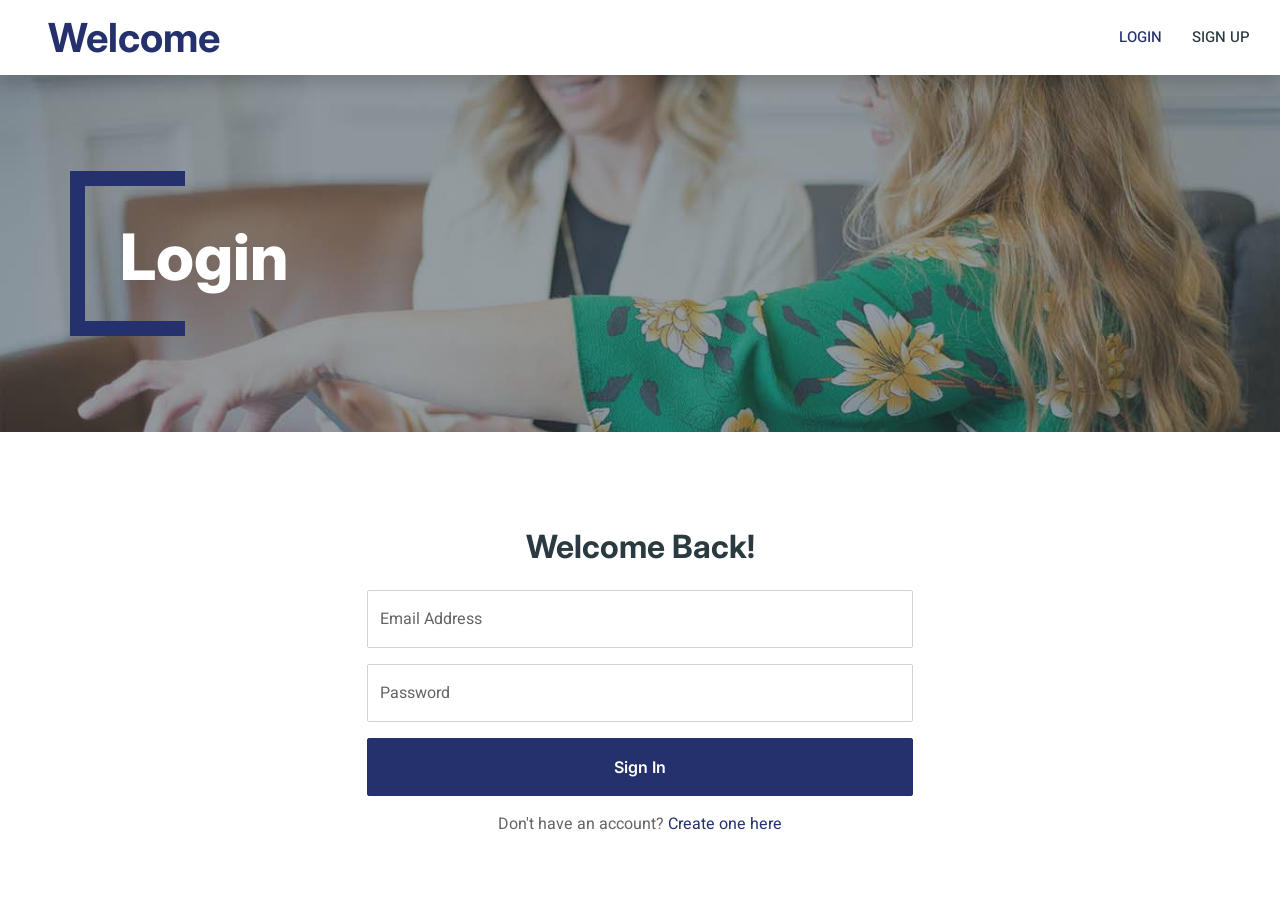
<file: src/main/resources/static/job-list.html>
<!DOCTYPE html>
<html lang="en">

<head>
    <meta charset="utf-8">
    <title>HireBridge - Job List</title>
    <meta content="width=device-width, initial-scale=1.0" name="viewport">
    <meta content="" name="keywords">
    <meta content="" name="description">

    <!-- Favicon -->
    <link href="img/favicon.ico" rel="icon">

    <!-- Google Web Fonts -->
    <link rel="preconnect" href="https://fonts.googleapis.com">
    <link rel="preconnect" href="https://fonts.gstatic.com" crossorigin>
    <link href="https://fonts.googleapis.com/css2?family=Heebo:wght@400;500;600&family=Inter:wght@700;800&display=swap"
        rel="stylesheet">

    <!-- Icon Font Stylesheet -->
    <link href="https://cdnjs.cloudflare.com/ajax/libs/font-awesome/5.10.0/css/all.min.css" rel="stylesheet">
    <link href="https://cdn.jsdelivr.net/npm/bootstrap-icons@1.4.1/font/bootstrap-icons.css" rel="stylesheet">

    <!-- Libraries Stylesheet -->
    <link href="lib/animate/animate.min.css" rel="stylesheet">
    <link href="lib/owlcarousel/assets/owl.carousel.min.css" rel="stylesheet">

    <!-- Customized Bootstrap Stylesheet -->
    <link href="css/bootstrap.min.css" rel="stylesheet">

    <!-- Template Stylesheet -->
    <link href="css/style.css" rel="stylesheet">
</head>

<body>
    <div class="container-xxl bg-white p-0">
        <!-- Spinner Start -->
        <div id="spinner"
            class="show bg-white position-fixed translate-middle w-100 vh-100 top-50 start-50 d-flex align-items-center justify-content-center">
            <div class="spinner-border text-primary" style="width: 3rem; height: 3rem;" role="status">
                <span class="sr-only">Loading...</span>
            </div>
        </div>
        <!-- Spinner End -->


        <!-- Navbar Start -->
        <nav class="navbar navbar-expand-lg bg-white navbar-light shadow sticky-top p-0">
            <a href="index.html" class="navbar-brand d-flex align-items-center text-center py-0 px-4 px-lg-5">
                <h1 class="m-0 text-primary" id="userNameDisplay">Welcome</h1>
            </a>
            <button type="button" class="navbar-toggler me-4" data-bs-toggle="collapse"
                data-bs-target="#navbarCollapse">
                <span class="navbar-toggler-icon"></span>
            </button>
            <div class="collapse navbar-collapse" id="navbarCollapse">
                <div class="navbar-nav ms-auto p-4 p-lg-0">
                    <a href="index.html" class="nav-item nav-link">Home</a>
                    <a href="about.html" class="nav-item nav-link">About</a>
                    <div class="nav-item dropdown">
                        <a href="#" class="nav-link dropdown-toggle active" data-bs-toggle="dropdown">Jobs</a>
                        <div class="dropdown-menu rounded-0 m-0">
                            <a href="job-list.html" class="dropdown-item active">Job List</a>
                        </div>
                    </div>
                    <div class="nav-item dropdown">
                        <a href="#" class="nav-link dropdown-toggle" data-bs-toggle="dropdown">Pages</a>
                        <div class="dropdown-menu rounded-0 m-0">
                            <a href="category.html" class="dropdown-item">Job Category</a>
                            <a href="testimonial.html" class="dropdown-item">Testimonial</a>
                        </div>
                    </div>
                    <a href="contact.html" class="nav-item nav-link">Contact</a>
                </div>
                <a href="" class="btn btn-primary rounded-0 py-4 px-lg-5 d-none d-lg-block">Post A Job<i
                        class="fa fa-arrow-right ms-3"></i></a>
            </div>
        </nav>
        <!-- Navbar End -->


        <!-- Header End -->
        <div class="container-xxl py-5 bg-dark page-header mb-5">
            <div class="container my-5 pt-5 pb-4">
                <h1 class="display-3 text-white mb-3 animated slideInDown">Job List</h1>
                <nav aria-label="breadcrumb">
                    <ol class="breadcrumb text-uppercase">
                        <li class="breadcrumb-item"><a href="#">Home</a></li>
                        <li class="breadcrumb-item"><a href="#">Pages</a></li>
                        <li class="breadcrumb-item text-white active" aria-current="page">Job List</li>
                    </ol>
                </nav>
            </div>
        </div>
        <!-- Header End -->


        <!-- Jobs Start -->
        <div class="container-xxl py-5">
            <div class="container">
                <h1 class="text-center mb-5 wow fadeInUp" data-wow-delay="0.1s">Job Listing</h1>
                <div class="tab-class text-center wow fadeInUp" data-wow-delay="0.3s">
                    <ul class="nav nav-pills d-inline-flex justify-content-center border-bottom mb-5">
                        <li class="nav-item">
                            <a class="d-flex align-items-center text-start mx-3 ms-0 pb-3 active" data-bs-toggle="pill"
                                href="#tab-1">
                                <h6 class="mt-n1 mb-0">Featured</h6>
                            </a>
                        </li>
                        <li class="nav-item">
                            <a class="d-flex align-items-center text-start mx-3 pb-3" data-bs-toggle="pill"
                                href="#tab-2">
                                <h6 class="mt-n1 mb-0">Full Time</h6>
                            </a>
                        </li>
                        <li class="nav-item">
                            <a class="d-flex align-items-center text-start mx-3 me-0 pb-3" data-bs-toggle="pill"
                                href="#tab-3">
                                <h6 class="mt-n1 mb-0">Part Time</h6>
                            </a>
                        </li>
                    </ul>
                    <div class="tab-content">
                        <div id="tab-1" class="tab-pane fade show p-0 active">
                            <div class="job-item p-4 mb-4">
                                <div class="row g-4">
                                    <div class="col-sm-12 col-md-8 d-flex align-items-center">
                                        <img class="flex-shrink-0 img-fluid border rounded" src="img/com-logo-1.jpg"
                                            alt="" style="width: 80px; height: 80px;">
                                        <div class="text-start ps-4">
                                            <a href="job-detail.html?id=1" class="text-decoration-none">
                                                <h5 class="mb-3 text-dark hover-primary">Software Engineer</h5>
                                            </a>
                                            <span class="text-truncate me-3"><i
                                                    class="fa fa-map-marker-alt text-primary me-2"></i>New York,
                                                USA</span>
                                            <span class="text-truncate me-3"><i
                                                    class="far fa-clock text-primary me-2"></i>Full Time</span>
                                            <span class="text-truncate me-0"><i
                                                    class="far fa-money-bill-alt text-primary me-2"></i>$123 -
                                                $456</span>
                                        </div>
                                    </div>
                                    <div
                                        class="col-sm-12 col-md-4 d-flex flex-column align-items-start align-items-md-end justify-content-center">
                                        <div class="d-flex mb-3">
                                            <a class="btn btn-light btn-square me-3" href=""><i
                                                    class="far fa-heart text-primary"></i></a>
                                            <a class="btn btn-primary" href="job-detail.html?id=1">Apply Now</a>
                                        </div>
                                        <small class="text-truncate"><i
                                                class="far fa-calendar-alt text-primary me-2"></i>Date Line: 01 Jan,
                                            2045</small>
                                    </div>
                                </div>
                            </div>
                            <div class="job-item p-4 mb-4">
                                <div class="row g-4">
                                    <div class="col-sm-12 col-md-8 d-flex align-items-center">
                                        <img class="flex-shrink-0 img-fluid border rounded" src="img/com-logo-2.jpg"
                                            alt="" style="width: 80px; height: 80px;">
                                        <div class="text-start ps-4">
                                            <a href="job-detail.html?id=1" class="text-decoration-none">
                                                <h5 class="mb-3 text-dark hover-primary">Marketing Manager</h5>
                                            </a>
                                            <span class="text-truncate me-3"><i
                                                    class="fa fa-map-marker-alt text-primary me-2"></i>New York,
                                                USA</span>
                                            <span class="text-truncate me-3"><i
                                                    class="far fa-clock text-primary me-2"></i>Full Time</span>
                                            <span class="text-truncate me-0"><i
                                                    class="far fa-money-bill-alt text-primary me-2"></i>$123 -
                                                $456</span>
                                        </div>
                                    </div>
                                    <div
                                        class="col-sm-12 col-md-4 d-flex flex-column align-items-start align-items-md-end justify-content-center">
                                        <div class="d-flex mb-3">
                                            <a class="btn btn-light btn-square me-3" href=""><i
                                                    class="far fa-heart text-primary"></i></a>
                                            <a class="btn btn-primary" href="job-detail.html?id=1">Apply Now</a>
                                        </div>
                                        <small class="text-truncate"><i
                                                class="far fa-calendar-alt text-primary me-2"></i>Date Line: 01 Jan,
                                            2045</small>
                                    </div>
                                </div>
                            </div>
                            <div class="job-item p-4 mb-4">
                                <div class="row g-4">
                                    <div class="col-sm-12 col-md-8 d-flex align-items-center">
                                        <img class="flex-shrink-0 img-fluid border rounded" src="img/com-logo-3.jpg"
                                            alt="" style="width: 80px; height: 80px;">
                                        <div class="text-start ps-4">
                                            <a href="job-detail.html?id=1" class="text-decoration-none">
                                                <h5 class="mb-3 text-dark hover-primary">Product Designer</h5>
                                            </a>
                                            <span class="text-truncate me-3"><i
                                                    class="fa fa-map-marker-alt text-primary me-2"></i>New York,
                                                USA</span>
                                            <span class="text-truncate me-3"><i
                                                    class="far fa-clock text-primary me-2"></i>Full Time</span>
                                            <span class="text-truncate me-0"><i
                                                    class="far fa-money-bill-alt text-primary me-2"></i>$123 -
                                                $456</span>
                                        </div>
                                    </div>
                                    <div
                                        class="col-sm-12 col-md-4 d-flex flex-column align-items-start align-items-md-end justify-content-center">
                                        <div class="d-flex mb-3">
                                            <a class="btn btn-light btn-square me-3" href=""><i
                                                    class="far fa-heart text-primary"></i></a>
                                            <a class="btn btn-primary" href="job-detail.html?id=1">Apply Now</a>
                                        </div>
                                        <small class="text-truncate"><i
                                                class="far fa-calendar-alt text-primary me-2"></i>Date Line: 01 Jan,
                                            2045</small>
                                    </div>
                                </div>
                            </div>
                            <div class="job-item p-4 mb-4">
                                <div class="row g-4">
                                    <div class="col-sm-12 col-md-8 d-flex align-items-center">
                                        <img class="flex-shrink-0 img-fluid border rounded" src="img/com-logo-4.jpg"
                                            alt="" style="width: 80px; height: 80px;">
                                        <div class="text-start ps-4">
                                            <a href="job-detail.html?id=1" class="text-decoration-none">
                                                <h5 class="mb-3 text-dark hover-primary">Creative Director</h5>
                                            </a>
                                            <span class="text-truncate me-3"><i
                                                    class="fa fa-map-marker-alt text-primary me-2"></i>New York,
                                                USA</span>
                                            <span class="text-truncate me-3"><i
                                                    class="far fa-clock text-primary me-2"></i>Full Time</span>
                                            <span class="text-truncate me-0"><i
                                                    class="far fa-money-bill-alt text-primary me-2"></i>$123 -
                                                $456</span>
                                        </div>
                                    </div>
                                    <div
                                        class="col-sm-12 col-md-4 d-flex flex-column align-items-start align-items-md-end justify-content-center">
                                        <div class="d-flex mb-3">
                                            <a class="btn btn-light btn-square me-3" href=""><i
                                                    class="far fa-heart text-primary"></i></a>
                                            <a class="btn btn-primary" href="job-detail.html?id=1">Apply Now</a>
                                        </div>
                                        <small class="text-truncate"><i
                                                class="far fa-calendar-alt text-primary me-2"></i>Date Line: 01 Jan,
                                            2045</small>
                                    </div>
                                </div>
                            </div>
                            <div class="job-item p-4 mb-4">
                                <div class="row g-4">
                                    <div class="col-sm-12 col-md-8 d-flex align-items-center">
                                        <img class="flex-shrink-0 img-fluid border rounded" src="img/com-logo-5.jpg"
                                            alt="" style="width: 80px; height: 80px;">
                                        <div class="text-start ps-4">
                                            <a href="job-detail.html?id=1" class="text-decoration-none">
                                                <h5 class="mb-3 text-dark hover-primary">Wordpress Developer</h5>
                                            </a>
                                            <span class="text-truncate me-3"><i
                                                    class="fa fa-map-marker-alt text-primary me-2"></i>New York,
                                                USA</span>
                                            <span class="text-truncate me-3"><i
                                                    class="far fa-clock text-primary me-2"></i>Full Time</span>
                                            <span class="text-truncate me-0"><i
                                                    class="far fa-money-bill-alt text-primary me-2"></i>$123 -
                                                $456</span>
                                        </div>
                                    </div>
                                    <div
                                        class="col-sm-12 col-md-4 d-flex flex-column align-items-start align-items-md-end justify-content-center">
                                        <div class="d-flex mb-3">
                                            <a class="btn btn-light btn-square me-3" href=""><i
                                                    class="far fa-heart text-primary"></i></a>
                                            <a class="btn btn-primary" href="job-detail.html?id=1">Apply Now</a>
                                        </div>
                                        <small class="text-truncate"><i
                                                class="far fa-calendar-alt text-primary me-2"></i>Date Line: 01 Jan,
                                            2045</small>
                                    </div>
                                </div>
                            </div>
                        </div>
                        <div id="tab-2" class="tab-pane fade show p-0">
                            <div class="job-item p-4 mb-4">
                                <div class="row g-4">
                                    <div class="col-sm-12 col-md-8 d-flex align-items-center">
                                        <img class="flex-shrink-0 img-fluid border rounded" src="img/com-logo-1.jpg"
                                            alt="" style="width: 80px; height: 80px;">
                                        <div class="text-start ps-4">
                                            <a href="job-detail.html?id=1" class="text-decoration-none">
                                                <h5 class="mb-3 text-dark hover-primary">Software Engineer</h5>
                                            </a>
                                            <span class="text-truncate me-3"><i
                                                    class="fa fa-map-marker-alt text-primary me-2"></i>New York,
                                                USA</span>
                                            <span class="text-truncate me-3"><i
                                                    class="far fa-clock text-primary me-2"></i>Full Time</span>
                                            <span class="text-truncate me-0"><i
                                                    class="far fa-money-bill-alt text-primary me-2"></i>$123 -
                                                $456</span>
                                        </div>
                                    </div>
                                    <div
                                        class="col-sm-12 col-md-4 d-flex flex-column align-items-start align-items-md-end justify-content-center">
                                        <div class="d-flex mb-3">
                                            <a class="btn btn-light btn-square me-3" href=""><i
                                                    class="far fa-heart text-primary"></i></a>
                                            <a class="btn btn-primary" href="job-detail.html?id=1">Apply Now</a>
                                        </div>
                                        <small class="text-truncate"><i
                                                class="far fa-calendar-alt text-primary me-2"></i>Date Line: 01 Jan,
                                            2045</small>
                                    </div>
                                </div>
                            </div>
                            <div class="job-item p-4 mb-4">
                                <div class="row g-4">
                                    <div class="col-sm-12 col-md-8 d-flex align-items-center">
                                        <img class="flex-shrink-0 img-fluid border rounded" src="img/com-logo-2.jpg"
                                            alt="" style="width: 80px; height: 80px;">
                                        <div class="text-start ps-4">
                                            <a href="job-detail.html?id=1" class="text-decoration-none">
                                                <h5 class="mb-3 text-dark hover-primary">Marketing Manager</h5>
                                            </a>
                                            <span class="text-truncate me-3"><i
                                                    class="fa fa-map-marker-alt text-primary me-2"></i>New York,
                                                USA</span>
                                            <span class="text-truncate me-3"><i
                                                    class="far fa-clock text-primary me-2"></i>Full Time</span>
                                            <span class="text-truncate me-0"><i
                                                    class="far fa-money-bill-alt text-primary me-2"></i>$123 -
                                                $456</span>
                                        </div>
                                    </div>
                                    <div
                                        class="col-sm-12 col-md-4 d-flex flex-column align-items-start align-items-md-end justify-content-center">
                                        <div class="d-flex mb-3">
                                            <a class="btn btn-light btn-square me-3" href=""><i
                                                    class="far fa-heart text-primary"></i></a>
                                            <a class="btn btn-primary" href="job-detail.html?id=1">Apply Now</a>
                                        </div>
                                        <small class="text-truncate"><i
                                                class="far fa-calendar-alt text-primary me-2"></i>Date Line: 01 Jan,
                                            2045</small>
                                    </div>
                                </div>
                            </div>
                            <div class="job-item p-4 mb-4">
                                <div class="row g-4">
                                    <div class="col-sm-12 col-md-8 d-flex align-items-center">
                                        <img class="flex-shrink-0 img-fluid border rounded" src="img/com-logo-3.jpg"
                                            alt="" style="width: 80px; height: 80px;">
                                        <div class="text-start ps-4">
                                            <a href="job-detail.html?id=1" class="text-decoration-none">
                                                <h5 class="mb-3 text-dark hover-primary">Product Designer</h5>
                                            </a>
                                            <span class="text-truncate me-3"><i
                                                    class="fa fa-map-marker-alt text-primary me-2"></i>New York,
                                                USA</span>
                                            <span class="text-truncate me-3"><i
                                                    class="far fa-clock text-primary me-2"></i>Full Time</span>
                                            <span class="text-truncate me-0"><i
                                                    class="far fa-money-bill-alt text-primary me-2"></i>$123 -
                                                $456</span>
                                        </div>
                                    </div>
                                    <div
                                        class="col-sm-12 col-md-4 d-flex flex-column align-items-start align-items-md-end justify-content-center">
                                        <div class="d-flex mb-3">
                                            <a class="btn btn-light btn-square me-3" href=""><i
                                                    class="far fa-heart text-primary"></i></a>
                                            <a class="btn btn-primary" href="job-detail.html?id=1">Apply Now</a>
                                        </div>
                                        <small class="text-truncate"><i
                                                class="far fa-calendar-alt text-primary me-2"></i>Date Line: 01 Jan,
                                            2045</small>
                                    </div>
                                </div>
                            </div>
                            <div class="job-item p-4 mb-4">
                                <div class="row g-4">
                                    <div class="col-sm-12 col-md-8 d-flex align-items-center">
                                        <img class="flex-shrink-0 img-fluid border rounded" src="img/com-logo-4.jpg"
                                            alt="" style="width: 80px; height: 80px;">
                                        <div class="text-start ps-4">
                                            <a href="job-detail.html?id=1" class="text-decoration-none">
                                                <h5 class="mb-3 text-dark hover-primary">Creative Director</h5>
                                            </a>
                                            <span class="text-truncate me-3"><i
                                                    class="fa fa-map-marker-alt text-primary me-2"></i>New York,
                                                USA</span>
                                            <span class="text-truncate me-3"><i
                                                    class="far fa-clock text-primary me-2"></i>Full Time</span>
                                            <span class="text-truncate me-0"><i
                                                    class="far fa-money-bill-alt text-primary me-2"></i>$123 -
                                                $456</span>
                                        </div>
                                    </div>
                                    <div
                                        class="col-sm-12 col-md-4 d-flex flex-column align-items-start align-items-md-end justify-content-center">
                                        <div class="d-flex mb-3">
                                            <a class="btn btn-light btn-square me-3" href=""><i
                                                    class="far fa-heart text-primary"></i></a>
                                            <a class="btn btn-primary" href="job-detail.html?id=1">Apply Now</a>
                                        </div>
                                        <small class="text-truncate"><i
                                                class="far fa-calendar-alt text-primary me-2"></i>Date Line: 01 Jan,
                                            2045</small>
                                    </div>
                                </div>
                            </div>
                            <div class="job-item p-4 mb-4">
                                <div class="row g-4">
                                    <div class="col-sm-12 col-md-8 d-flex align-items-center">
                                        <img class="flex-shrink-0 img-fluid border rounded" src="img/com-logo-5.jpg"
                                            alt="" style="width: 80px; height: 80px;">
                                        <div class="text-start ps-4">
                                            <a href="job-detail.html?id=1" class="text-decoration-none">
                                                <h5 class="mb-3 text-dark hover-primary">Wordpress Developer</h5>
                                            </a>
                                            <span class="text-truncate me-3"><i
                                                    class="fa fa-map-marker-alt text-primary me-2"></i>New York,
                                                USA</span>
                                            <span class="text-truncate me-3"><i
                                                    class="far fa-clock text-primary me-2"></i>Full Time</span>
                                            <span class="text-truncate me-0"><i
                                                    class="far fa-money-bill-alt text-primary me-2"></i>$123 -
                                                $456</span>
                                        </div>
                                    </div>
                                    <div
                                        class="col-sm-12 col-md-4 d-flex flex-column align-items-start align-items-md-end justify-content-center">
                                        <div class="d-flex mb-3">
                                            <a class="btn btn-light btn-square me-3" href=""><i
                                                    class="far fa-heart text-primary"></i></a>
                                            <a class="btn btn-primary" href="job-detail.html?id=1">Apply Now</a>
                                        </div>
                                        <small class="text-truncate"><i
                                                class="far fa-calendar-alt text-primary me-2"></i>Date Line: 01 Jan,
                                            2045</small>
                                    </div>
                                </div>
                            </div>
                        </div>
                        <div id="tab-3" class="tab-pane fade show p-0">
                            <div class="job-item p-4 mb-4">
                                <div class="row g-4">
                                    <div class="col-sm-12 col-md-8 d-flex align-items-center">
                                        <img class="flex-shrink-0 img-fluid border rounded" src="img/com-logo-1.jpg"
                                            alt="" style="width: 80px; height: 80px;">
                                        <div class="text-start ps-4">
                                            <a href="job-detail.html?id=1" class="text-decoration-none">
                                                <h5 class="mb-3 text-dark hover-primary">Software Engineer</h5>
                                            </a>
                                            <span class="text-truncate me-3"><i
                                                    class="fa fa-map-marker-alt text-primary me-2"></i>New York,
                                                USA</span>
                                            <span class="text-truncate me-3"><i
                                                    class="far fa-clock text-primary me-2"></i>Full Time</span>
                                            <span class="text-truncate me-0"><i
                                                    class="far fa-money-bill-alt text-primary me-2"></i>$123 -
                                                $456</span>
                                        </div>
                                    </div>
                                    <div
                                        class="col-sm-12 col-md-4 d-flex flex-column align-items-start align-items-md-end justify-content-center">
                                        <div class="d-flex mb-3">
                                            <a class="btn btn-light btn-square me-3" href=""><i
                                                    class="far fa-heart text-primary"></i></a>
                                            <a class="btn btn-primary" href="job-detail.html?id=1">Apply Now</a>
                                        </div>
                                        <small class="text-truncate"><i
                                                class="far fa-calendar-alt text-primary me-2"></i>Date Line: 01 Jan,
                                            2045</small>
                                    </div>
                                </div>
                            </div>
                            <div class="job-item p-4 mb-4">
                                <div class="row g-4">
                                    <div class="col-sm-12 col-md-8 d-flex align-items-center">
                                        <img class="flex-shrink-0 img-fluid border rounded" src="img/com-logo-2.jpg"
                                            alt="" style="width: 80px; height: 80px;">
                                        <div class="text-start ps-4">
                                            <a href="job-detail.html?id=1" class="text-decoration-none">
                                                <h5 class="mb-3 text-dark hover-primary">Marketing Manager</h5>
                                            </a>
                                            <span class="text-truncate me-3"><i
                                                    class="fa fa-map-marker-alt text-primary me-2"></i>New York,
                                                USA</span>
                                            <span class="text-truncate me-3"><i
                                                    class="far fa-clock text-primary me-2"></i>Full Time</span>
                                            <span class="text-truncate me-0"><i
                                                    class="far fa-money-bill-alt text-primary me-2"></i>$123 -
                                                $456</span>
                                        </div>
                                    </div>
                                    <div
                                        class="col-sm-12 col-md-4 d-flex flex-column align-items-start align-items-md-end justify-content-center">
                                        <div class="d-flex mb-3">
                                            <a class="btn btn-light btn-square me-3" href=""><i
                                                    class="far fa-heart text-primary"></i></a>
                                            <a class="btn btn-primary" href="job-detail.html?id=1">Apply Now</a>
                                        </div>
                                        <small class="text-truncate"><i
                                                class="far fa-calendar-alt text-primary me-2"></i>Date Line: 01 Jan,
                                            2045</small>
                                    </div>
                                </div>
                            </div>
                            <div class="job-item p-4 mb-4">
                                <div class="row g-4">
                                    <div class="col-sm-12 col-md-8 d-flex align-items-center">
                                        <img class="flex-shrink-0 img-fluid border rounded" src="img/com-logo-3.jpg"
                                            alt="" style="width: 80px; height: 80px;">
                                        <div class="text-start ps-4">
                                            <a href="job-detail.html?id=1" class="text-decoration-none">
                                                <h5 class="mb-3 text-dark hover-primary">Product Designer</h5>
                                            </a>
                                            <span class="text-truncate me-3"><i
                                                    class="fa fa-map-marker-alt text-primary me-2"></i>New York,
                                                USA</span>
                                            <span class="text-truncate me-3"><i
                                                    class="far fa-clock text-primary me-2"></i>Full Time</span>
                                            <span class="text-truncate me-0"><i
                                                    class="far fa-money-bill-alt text-primary me-2"></i>$123 -
                                                $456</span>
                                        </div>
                                    </div>
                                    <div
                                        class="col-sm-12 col-md-4 d-flex flex-column align-items-start align-items-md-end justify-content-center">
                                        <div class="d-flex mb-3">
                                            <a class="btn btn-light btn-square me-3" href=""><i
                                                    class="far fa-heart text-primary"></i></a>
                                            <a class="btn btn-primary" href="job-detail.html?id=1">Apply Now</a>
                                        </div>
                                        <small class="text-truncate"><i
                                                class="far fa-calendar-alt text-primary me-2"></i>Date Line: 01 Jan,
                                            2045</small>
                                    </div>
                                </div>
                            </div>
                            <div class="job-item p-4 mb-4">
                                <div class="row g-4">
                                    <div class="col-sm-12 col-md-8 d-flex align-items-center">
                                        <img class="flex-shrink-0 img-fluid border rounded" src="img/com-logo-4.jpg"
                                            alt="" style="width: 80px; height: 80px;">
                                        <div class="text-start ps-4">
                                            <a href="job-detail.html?id=1" class="text-decoration-none">
                                                <h5 class="mb-3 text-dark hover-primary">Creative Director</h5>
                                            </a>
                                            <span class="text-truncate me-3"><i
                                                    class="fa fa-map-marker-alt text-primary me-2"></i>New York,
                                                USA</span>
                                            <span class="text-truncate me-3"><i
                                                    class="far fa-clock text-primary me-2"></i>Full Time</span>
                                            <span class="text-truncate me-0"><i
                                                    class="far fa-money-bill-alt text-primary me-2"></i>$123 -
                                                $456</span>
                                        </div>
                                    </div>
                                    <div
                                        class="col-sm-12 col-md-4 d-flex flex-column align-items-start align-items-md-end justify-content-center">
                                        <div class="d-flex mb-3">
                                            <a class="btn btn-light btn-square me-3" href=""><i
                                                    class="far fa-heart text-primary"></i></a>
                                            <a class="btn btn-primary" href="job-detail.html?id=1">Apply Now</a>
                                        </div>
                                        <small class="text-truncate"><i
                                                class="far fa-calendar-alt text-primary me-2"></i>Date Line: 01 Jan,
                                            2045</small>
                                    </div>
                                </div>
                            </div>
                            <div class="job-item p-4 mb-4">
                                <div class="row g-4">
                                    <div class="col-sm-12 col-md-8 d-flex align-items-center">
                                        <img class="flex-shrink-0 img-fluid border rounded" src="img/com-logo-5.jpg"
                                            alt="" style="width: 80px; height: 80px;">
                                        <div class="text-start ps-4">
                                            <a href="job-detail.html?id=1" class="text-decoration-none">
                                                <h5 class="mb-3 text-dark hover-primary">Wordpress Developer</h5>
                                            </a>
                                            <span class="text-truncate me-3"><i
                                                    class="fa fa-map-marker-alt text-primary me-2"></i>New York,
                                                USA</span>
                                            <span class="text-truncate me-3"><i
                                                    class="far fa-clock text-primary me-2"></i>Full Time</span>
                                            <span class="text-truncate me-0"><i
                                                    class="far fa-money-bill-alt text-primary me-2"></i>$123 -
                                                $456</span>
                                        </div>
                                    </div>
                                    <div
                                        class="col-sm-12 col-md-4 d-flex flex-column align-items-start align-items-md-end justify-content-center">
                                        <div class="d-flex mb-3">
                                            <a class="btn btn-light btn-square me-3" href=""><i
                                                    class="far fa-heart text-primary"></i></a>
                                            <a class="btn btn-primary" href="job-detail.html?id=1">Apply Now</a>
                                        </div>
                                        <small class="text-truncate"><i
                                                class="far fa-calendar-alt text-primary me-2"></i>Date Line: 01 Jan,
                                            2045</small>
                                    </div>
                                </div>
                            </div>
                        </div>
                    </div>
                </div>
            </div>
        </div>
        <!-- Jobs End -->


        <!-- Footer Start -->
        <div class="container-fluid bg-dark text-white-50 footer pt-5 mt-5 wow fadeIn" data-wow-delay="0.1s">
            <div class="container py-5">
                <div class="row g-5">
                    <div class="col-lg-3 col-md-6">
                        <h5 class="text-white mb-4">Company</h5>
                        <a class="btn btn-link text-white-50" href="about.html">About Us</a>
                        <a class="btn btn-link text-white-50" href="contact.html">Contact Us</a>
                        <a class="btn btn-link text-white-50" href="service.html">Our Services</a>
                        <a class="btn btn-link text-white-50" href="privacy.html">Privacy Policy</a>
                        <a class="btn btn-link text-white-50" href="terms.html">Terms & Condition</a>
                    </div>
                    <div class="col-lg-3 col-md-6">
                        <h5 class="text-white mb-4">Quick Links</h5>
                        <a class="btn btn-link text-white-50" href="about.html">About Us</a>
                        <a class="btn btn-link text-white-50" href="contact.html">Contact Us</a>
                        <a class="btn btn-link text-white-50" href="service.html">Our Services</a>
                        <a class="btn btn-link text-white-50" href="privacy.html">Privacy Policy</a>
                        <a class="btn btn-link text-white-50" href="terms.html">Terms & Condition</a>
                    </div>
                    <div class="col-lg-3 col-md-6">
                        <h5 class="text-white mb-4">Contact</h5>
                        <p class="mb-2"><i class="fa fa-map-marker-alt me-3"></i>Bangalore, India</p>
                        <p class="mb-2"><i class="fa fa-phone-alt me-3"></i>+012 345 67890</p>
                        <p class="mb-2"><i class="fa fa-envelope me-3"></i>hirebridge333@gmail.com</p>
                        <div class="d-flex pt-2">
                            <a class="btn btn-outline-light btn-social" href="javascript:void(0);"><i
                                    class="fab fa-twitter"></i></a>
                            <a class="btn btn-outline-light btn-social" href="javascript:void(0);"><i
                                    class="fab fa-facebook-f"></i></a>
                            <a class="btn btn-outline-light btn-social" href="javascript:void(0);"><i
                                    class="fab fa-youtube"></i></a>
                            <a class="btn btn-outline-light btn-social" href="javascript:void(0);"><i
                                    class="fab fa-linkedin-in"></i></a>
                        </div>
                    </div>
                    <div class="col-lg-3 col-md-6">
                        <h5 class="text-white mb-4">Newsletter</h5>
                        <p>Subscribe to our newsletter to receive the latest job updates and career insights.</p>

                    </div>
                </div>
            </div>
        </div>
        <!-- Footer End -->


        <!-- Back to Top -->
        <a href="#" class="btn btn-lg btn-primary btn-lg-square back-to-top"><i class="bi bi-arrow-up"></i></a>
    </div>

    <!-- JavaScript Libraries -->
    <script src="https://code.jquery.com/jquery-3.4.1.min.js"></script>
    <script src="https://cdn.jsdelivr.net/npm/bootstrap@5.0.0/dist/js/bootstrap.bundle.min.js"></script>
    <script src="lib/wow/wow.min.js"></script>
    <script src="lib/easing/easing.min.js"></script>
    <script src="lib/waypoints/waypoints.min.js"></script>
    <script src="lib/owlcarousel/owl.carousel.min.js"></script>

    <!-- Template Javascript -->
    <script src="js/main.js"></script>

    <script>
        $(document).ready(function () {
            function renderJobs(jobs, targetTab = '#tab-1') {
                let jobListHtml = '';
                if (jobs.length === 0) {
                    jobListHtml = '<div class="alert alert-warning text-center w-100 p-5 shadow-sm"><h4>No jobs found</h4></div>';
                } else {
                    jobs.forEach((job, index) => {
                        const logoNum = (index % 5) + 1;
                        let salaryDisplay = job.salary ? job.salary : 'Negotiable';
                        let typeDisplay = job.type ? job.type : 'Full Time';
                        let locationDisplay = job.location ? job.location : 'Remote';

                        jobListHtml += `
                            <div class="job-item p-4 mb-4 border-0 shadow-sm rounded-4 bg-white wow fadeInUp" data-wow-delay="0.1s">
                                <div class="row g-4">
                                    <div class="col-sm-12 col-md-8 d-flex align-items-center">
                                        <img class="flex-shrink-0 img-fluid border rounded-4 me-4" 
                                             src="img/com-logo-${logoNum}.jpg" 
                                             alt="Company Logo" 
                                             style="width: 80px; height: 80px; object-fit: contain; padding: 5px;">
                                        <div class="text-start">
                                            <a href="job-detail.html?id=${job.id}" class="text-decoration-none">
                                                <h5 class="mb-2 fw-bold text-dark hover-primary">${job.title}</h5>
                                            </a>
                                            <div class="d-flex flex-wrap align-items-center">
                                                <span class="me-3 mb-1"><i class="fa fa-building text-primary me-2"></i><strong>${job.company || 'Confidential'}</strong></span>
                                                <span class="me-3 mb-1"><i class="fa fa-map-marker-alt text-primary me-2"></i>${locationDisplay}</span>
                                                <span class="me-3 mb-1"><i class="far fa-clock text-primary me-2"></i><span class="badge rounded-pill bg-light text-dark border">${typeDisplay}</span></span>
                                                <span class="mb-1"><i class="far fa-money-bill-alt text-primary me-2"></i>${salaryDisplay}</span>
                                            </div>
                                        </div>
                                    </div>
                                    <div class="col-sm-12 col-md-4 d-flex flex-column align-items-start align-items-md-end justify-content-center">
                                        <div class="d-flex mb-3">
                                            <a class="btn btn-light btn-square rounded-circle me-3 border btn-wishlist" href="" data-job-id="${job.id}" onclick="toggleWishlist(event, this, ${job.id})"><i class="far fa-heart"></i></a>
                                            <a class="btn btn-primary rounded-pill px-4" href="job-detail.html?id=${job.id}">Apply Now</a>
                                        </div>
                                        <small class="text-muted"><i class="far fa-calendar-alt text-primary me-2"></i>Posted Recently</small>
                                    </div>
                                </div>
                            </div>
                        `;
                    });
                }
                $(targetTab).html(jobListHtml);
            }

            // Load initial jobs
            $.get('/api/jobs', function (jobs) {
                renderJobs(jobs, '#tab-1');
                const fullTimeJobs = jobs.filter(j => j.type === 'Full Time');
                renderJobs(fullTimeJobs, '#tab-2');
                const partTimeJobs = jobs.filter(j => j.type === 'Part Time');
                renderJobs(partTimeJobs, '#tab-3');
                applyWishlistState();
            });
        });
    </script>

    <script>
        function getWishlist() {
            return JSON.parse(localStorage.getItem('wishlist') || '[]');
        }
        function saveWishlist(list) {
            localStorage.setItem('wishlist', JSON.stringify(list));
        }
        function toggleWishlist(e, btn, jobId) {
            e.preventDefault();
            var list = getWishlist();
            var idx = list.indexOf(jobId);
            if (idx === -1) {
                list.push(jobId);
                $(btn).addClass('wishlisted');
                $(btn).find('i').removeClass('far').addClass('fas');
            } else {
                list.splice(idx, 1);
                $(btn).removeClass('wishlisted');
                $(btn).find('i').removeClass('fas').addClass('far');
            }
            saveWishlist(list);
        }
        function applyWishlistState() {
            var list = getWishlist();
            $('.btn-wishlist').each(function () {
                var jobId = parseInt($(this).data('job-id'));
                if (list.indexOf(jobId) !== -1) {
                    $(this).addClass('wishlisted');
                    $(this).find('i').removeClass('far').addClass('fas');
                }
            });
        }
    </script>
</body>

</html>
</file>
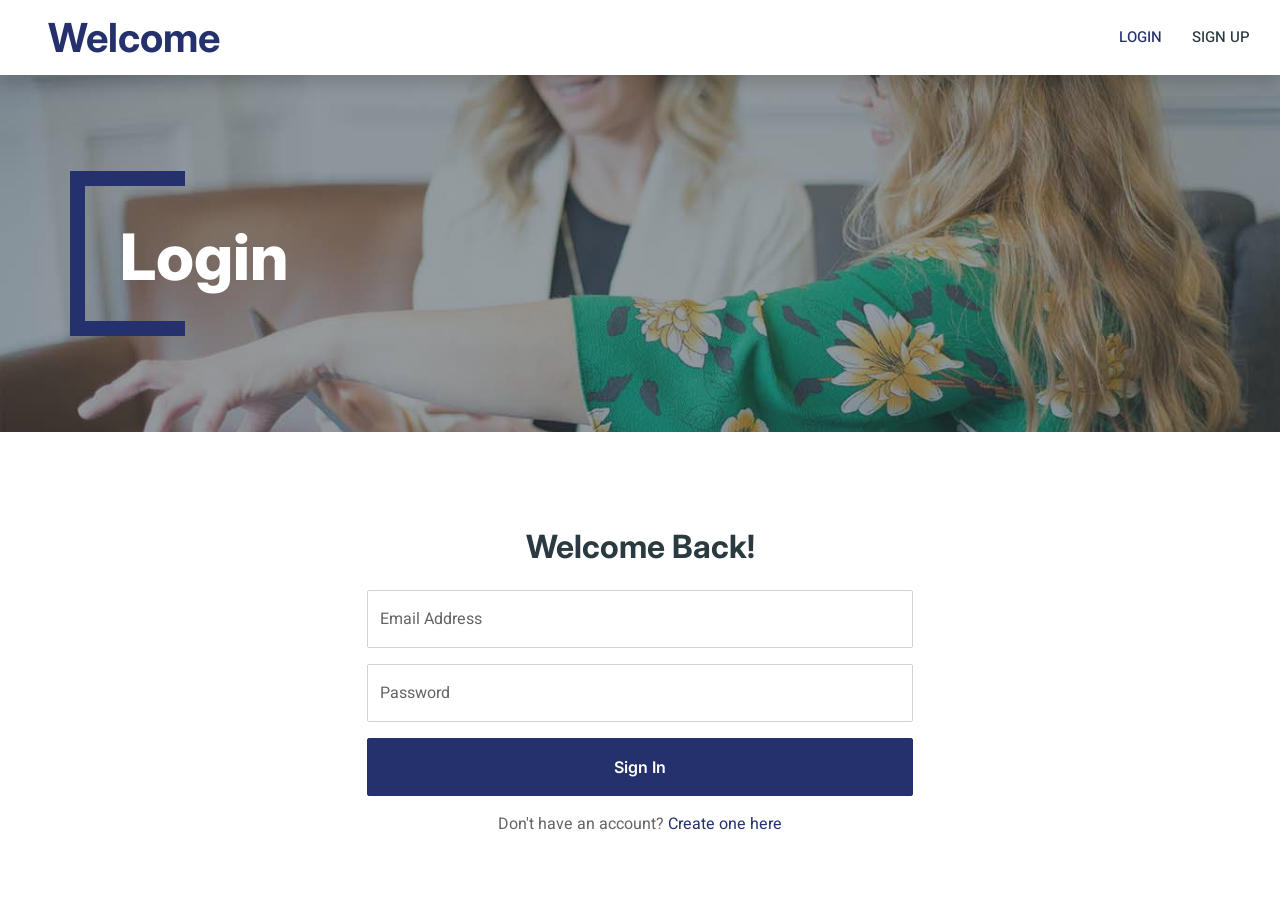
<file: src/main/resources/static/privacy.html>
<!DOCTYPE html>
<html lang="en">

<head>
    <meta charset="utf-8">
    <title>HireBridge - Privacy Policy</title>
    <meta content="width=device-width, initial-scale=1.0" name="viewport">
    <meta content="" name="keywords">
    <meta content="" name="description">

    <!-- Favicon -->
    <link href="img/favicon.ico" rel="icon">

    <!-- Google Web Fonts -->
    <link rel="preconnect" href="https://fonts.googleapis.com">
    <link rel="preconnect" href="https://fonts.gstatic.com" crossorigin>
    <link href="https://fonts.googleapis.com/css2?family=Heebo:wght@400;500;600&family=Inter:wght@700;800&display=swap"
        rel="stylesheet">

    <!-- Icon Font Stylesheet -->
    <link href="https://cdnjs.cloudflare.com/ajax/libs/font-awesome/5.10.0/css/all.min.css" rel="stylesheet">
    <link href="https://cdn.jsdelivr.net/npm/bootstrap-icons@1.4.1/font/bootstrap-icons.css" rel="stylesheet">

    <!-- Libraries Stylesheet -->
    <link href="lib/animate/animate.min.css" rel="stylesheet">
    <link href="lib/owlcarousel/assets/owl.carousel.min.css" rel="stylesheet">

    <!-- Customized Bootstrap Stylesheet -->
    <link href="css/bootstrap.min.css" rel="stylesheet">

    <!-- Template Stylesheet -->
    <link href="css/style.css" rel="stylesheet">
</head>

<body>
    <div class="container-xxl bg-white p-0">
        <!-- Spinner Start -->
        <div id="spinner"
            class="show bg-white position-fixed translate-middle w-100 vh-100 top-50 start-50 d-flex align-items-center justify-content-center">
            <div class="spinner-border text-primary" style="width: 3rem; height: 3rem;" role="status">
                <span class="sr-only">Loading...</span>
            </div>
        </div>
        <!-- Spinner End -->


        <!-- Navbar Start -->
        <nav class="navbar navbar-expand-lg bg-white navbar-light shadow sticky-top p-0">
            <a href="index.html" class="navbar-brand d-flex align-items-center text-center py-0 px-4 px-lg-5">
                <h1 class="m-0 text-primary" id="userNameDisplay">Welcome</h1>
            </a>
            <button type="button" class="navbar-toggler me-4" data-bs-toggle="collapse"
                data-bs-target="#navbarCollapse">
                <span class="navbar-toggler-icon"></span>
            </button>
            <div class="collapse navbar-collapse" id="navbarCollapse">
                <div class="navbar-nav ms-auto p-4 p-lg-0">
                    <a href="index.html" class="nav-item nav-link">Home</a>
                    <a href="about.html" class="nav-item nav-link">About</a>
                    <div class="nav-item dropdown">
                        <a href="#" class="nav-link dropdown-toggle" data-bs-toggle="dropdown">Jobs</a>
                        <div class="dropdown-menu rounded-0 m-0">
                            <a href="job-list.html" class="dropdown-item">Job List</a>
                        </div>
                    </div>
                    <div class="nav-item dropdown">
                        <a href="#" class="nav-link dropdown-toggle" data-bs-toggle="dropdown">Pages</a>
                        <div class="dropdown-menu rounded-0 m-0">
                            <a href="category.html" class="dropdown-item">Job Category</a>
                            <a href="testimonial.html" class="dropdown-item">Testimonial</a>
                        </div>
                    </div>
                    <a href="contact.html" class="nav-item nav-link">Contact</a>
                </div>
                <a href="" class="btn btn-primary rounded-0 py-4 px-lg-5 d-none d-lg-block">Post A Job<i
                        class="fa fa-arrow-right ms-3"></i></a>
            </div>
        </nav>
        <!-- Navbar End -->


        <!-- Header End -->
        <div class="container-xxl py-5 bg-dark page-header mb-5">
            <div class="container my-5 pt-5 pb-4">
                <h1 class="display-3 text-white mb-3 animated slideInDown">Privacy Policy</h1>
                <nav aria-label="breadcrumb">
                    <ol class="breadcrumb text-uppercase">
                        <li class="breadcrumb-item"><a href="#">Home</a></li>
                        <li class="breadcrumb-item"><a href="#">Pages</a></li>
                        <li class="breadcrumb-item text-white active" aria-current="page">Privacy Policy</li>
                    </ol>
                </nav>
            </div>
        </div>
        <!-- Header End -->


        <!-- Privacy Start -->
        <div class="container-xxl py-5">
            <div class="container">
                <div class="row g-5">
                    <div class="col-lg-12 wow fadeIn" data-wow-delay="0.1s">
                        <h1 class="mb-4">Your Privacy is Our Priority</h1>
                        <p class="mb-4">At HireBridge, we understand the importance of your personal data and are committed
                            to protecting it. This Privacy Policy outlines how we collect, use, and safeguard your
                            information when you use our platform.</p>

                        <h4 class="mb-3">1. Data Collection</h4>
                        <p>We collect personal information that you provide to us, such as your name, email address,
                            physical address, phone number, and professional details included in your CV or profile.
                            This information is voluntary and used to facilitate your job search experience.</p>

                        <h4 class="mb-3">2. How We Use Your Data</h4>
                        <p>Your data is used primarily to:</p>
                        <ul>
                            <li>Connect you with relevant job opportunities.</li>
                            <li>Send periodic notifications regarding status updates or new job listings.</li>
                            <li>Personalize your experience on the platform based on your preferences.</li>
                            <li>Improve our services and platform functionality through analytics.</li>
                        </ul>

                        <h4 class="mb-3">3. Data Security</h4>
                        <p>We implement industry-standard security measures to protect your personal information from
                            unauthorized access, loss, or disclosure. However, please note that no method of
                            transmission over the internet is 100% secure.</p>

                        <h4 class="mb-3">4. Cookies and Tracking</h4>
                        <p>We use cookies to enhance navigation, study site usage, and assist in our marketing efforts.
                            You can choose to disable cookies through your browser settings, but some features of the
                            site may not function properly as a result.</p>

                        <h4 class="mb-3">5. User Rights</h4>
                        <p>You have the right to access, modify, or delete your personal data at any time through your
                            profile settings. If you wish to close your account and delete all associated data, please
                            contact our support team.</p>
                    </div>
                </div>
            </div>
        </div>
        <!-- Privacy End -->


        <!-- Footer Start -->
        <div class="container-fluid bg-dark text-white-50 footer pt-5 mt-5 wow fadeIn" data-wow-delay="0.1s">
            <div class="container py-5">
                <div class="row g-5">
                    <div class="col-lg-3 col-md-6">
                        <h5 class="text-white mb-4">Company</h5>
                        <a class="btn btn-link text-white-50" href="about.html">About Us</a>
                        <a class="btn btn-link text-white-50" href="contact.html">Contact Us</a>
                        <a class="btn btn-link text-white-50" href="service.html">Our Services</a>
                        <a class="btn btn-link text-white-50" href="privacy.html">Privacy Policy</a>
                        <a class="btn btn-link text-white-50" href="terms.html">Terms & Condition</a>
                    </div>
                    <div class="col-lg-3 col-md-6">
                        <h5 class="text-white mb-4">Quick Links</h5>
                        <a class="btn btn-link text-white-50" href="about.html">About Us</a>
                        <a class="btn btn-link text-white-50" href="contact.html">Contact Us</a>
                        <a class="btn btn-link text-white-50" href="service.html">Our Services</a>
                        <a class="btn btn-link text-white-50" href="privacy.html">Privacy Policy</a>
                        <a class="btn btn-link text-white-50" href="terms.html">Terms & Condition</a>
                    </div>
                    <div class="col-lg-3 col-md-6">
                        <h5 class="text-white mb-4">Contact</h5>
                        <p class="mb-2"><i class="fa fa-map-marker-alt me-3"></i>Bangalore, India</p>
                        <p class="mb-2"><i class="fa fa-phone-alt me-3"></i>+012 345 67890</p>
                        <p class="mb-2"><i class="fa fa-envelope me-3"></i>hirebridge333@gmail.com</p>
                        <div class="d-flex pt-2">
                            <a class="btn btn-outline-light btn-social" href="javascript:void(0);"><i
                                    class="fab fa-twitter"></i></a>
                            <a class="btn btn-outline-light btn-social" href="javascript:void(0);"><i
                                    class="fab fa-facebook-f"></i></a>
                            <a class="btn btn-outline-light btn-social" href="javascript:void(0);"><i
                                    class="fab fa-youtube"></i></a>
                            <a class="btn btn-outline-light btn-social" href="javascript:void(0);"><i
                                    class="fab fa-linkedin-in"></i></a>
                        </div>
                    </div>
                    <div class="col-lg-3 col-md-6">
                        <h5 class="text-white mb-4">Newsletter</h5>
                        <p>Join our community and get the latest updates on career opportunities delivered to your
                            inbox.</p>

                    </div>
                </div>
            </div>
        </div>
        <!-- Footer End -->


        <!-- Back to Top -->
        <a href="#" class="btn btn-lg btn-primary btn-lg-square back-to-top"><i class="bi bi-arrow-up"></i></a>
    </div>

    <!-- JavaScript Libraries -->
    <script src="https://code.jquery.com/jquery-3.4.1.min.js"></script>
    <script src="https://cdn.jsdelivr.net/npm/bootstrap@5.0.0/dist/js/bootstrap.bundle.min.js"></script>
    <script src="lib/wow/wow.min.js"></script>
    <script src="lib/easing/easing.min.js"></script>
    <script src="lib/waypoints/waypoints.min.js"></script>
    <script src="lib/owlcarousel/owl.carousel.min.js"></script>

    <!-- Template Javascript -->
    <script src="js/main.js"></script>
</body>

</html>
</file>
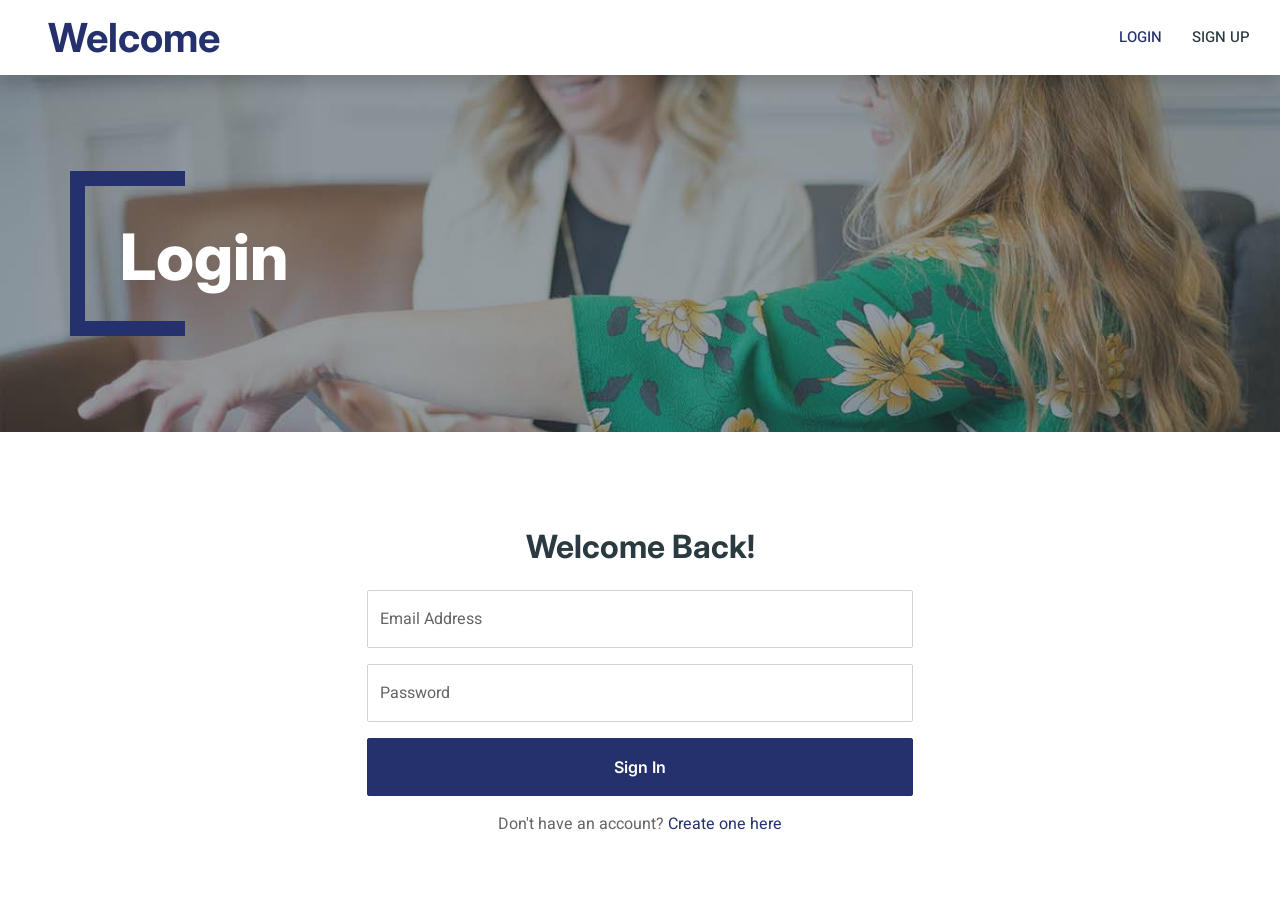
<file: src/main/resources/static/service.html>
<!DOCTYPE html>
<html lang="en">

<head>
    <meta charset="utf-8">
    <title>HireBridge - Our Services</title>
    <meta content="width=device-width, initial-scale=1.0" name="viewport">
    <meta content="" name="keywords">
    <meta content="" name="description">

    <!-- Favicon -->
    <link href="img/favicon.ico" rel="icon">

    <!-- Google Web Fonts -->
    <link rel="preconnect" href="https://fonts.googleapis.com">
    <link rel="preconnect" href="https://fonts.gstatic.com" crossorigin>
    <link href="https://fonts.googleapis.com/css2?family=Heebo:wght@400;500;600&family=Inter:wght@700;800&display=swap"
        rel="stylesheet">

    <!-- Icon Font Stylesheet -->
    <link href="https://cdnjs.cloudflare.com/ajax/libs/font-awesome/5.10.0/css/all.min.css" rel="stylesheet">
    <link href="https://cdn.jsdelivr.net/npm/bootstrap-icons@1.4.1/font/bootstrap-icons.css" rel="stylesheet">

    <!-- Libraries Stylesheet -->
    <link href="lib/animate/animate.min.css" rel="stylesheet">
    <link href="lib/owlcarousel/assets/owl.carousel.min.css" rel="stylesheet">

    <!-- Customized Bootstrap Stylesheet -->
    <link href="css/bootstrap.min.css" rel="stylesheet">

    <!-- Template Stylesheet -->
    <link href="css/style.css" rel="stylesheet">
</head>

<body>
    <div class="container-xxl bg-white p-0">
        <!-- Spinner Start -->
        <div id="spinner"
            class="show bg-white position-fixed translate-middle w-100 vh-100 top-50 start-50 d-flex align-items-center justify-content-center">
            <div class="spinner-border text-primary" style="width: 3rem; height: 3rem;" role="status">
                <span class="sr-only">Loading...</span>
            </div>
        </div>
        <!-- Spinner End -->


        <!-- Navbar Start -->
        <nav class="navbar navbar-expand-lg bg-white navbar-light shadow sticky-top p-0">
            <a href="index.html" class="navbar-brand d-flex align-items-center text-center py-0 px-4 px-lg-5">
                <h1 class="m-0 text-primary" id="userNameDisplay">Welcome</h1>
            </a>
            <button type="button" class="navbar-toggler me-4" data-bs-toggle="collapse"
                data-bs-target="#navbarCollapse">
                <span class="navbar-toggler-icon"></span>
            </button>
            <div class="collapse navbar-collapse" id="navbarCollapse">
                <div class="navbar-nav ms-auto p-4 p-lg-0">
                    <a href="index.html" class="nav-item nav-link">Home</a>
                    <a href="about.html" class="nav-item nav-link">About</a>
                    <div class="nav-item dropdown">
                        <a href="#" class="nav-link dropdown-toggle" data-bs-toggle="dropdown">Jobs</a>
                        <div class="dropdown-menu rounded-0 m-0">
                            <a href="job-list.html" class="dropdown-item">Job List</a>
                        </div>
                    </div>
                    <div class="nav-item dropdown">
                        <a href="#" class="nav-link dropdown-toggle" data-bs-toggle="dropdown">Pages</a>
                        <div class="dropdown-menu rounded-0 m-0">
                            <a href="category.html" class="dropdown-item">Job Category</a>
                            <a href="testimonial.html" class="dropdown-item">Testimonial</a>
                        </div>
                    </div>
                    <a href="contact.html" class="nav-item nav-link">Contact</a>
                </div>
                <a href="" class="btn btn-primary rounded-0 py-4 px-lg-5 d-none d-lg-block">Post A Job<i
                        class="fa fa-arrow-right ms-3"></i></a>
            </div>
        </nav>
        <!-- Navbar End -->


        <!-- Header End -->
        <div class="container-xxl py-5 bg-dark page-header mb-5">
            <div class="container my-5 pt-5 pb-4">
                <h1 class="display-3 text-white mb-3 animated slideInDown">Our Services</h1>
                <nav aria-label="breadcrumb">
                    <ol class="breadcrumb text-uppercase">
                        <li class="breadcrumb-item"><a href="#">Home</a></li>
                        <li class="breadcrumb-item"><a href="#">Pages</a></li>
                        <li class="breadcrumb-item text-white active" aria-current="page">Services</li>
                    </ol>
                </nav>
            </div>
        </div>
        <!-- Header End -->


        <!-- Services Start -->
        <div class="container-xxl py-5">
            <div class="container">
                <div class="row g-5 align-items-center">
                    <div class="col-lg-6 wow fadeIn" data-wow-delay="0.1s">
                        <h1 class="mb-4">Comprehensive Solutions for Talent and Employers</h1>
                        <p class="mb-4">At HireBridge, we provide a wide range of services designed to bridge the gap
                            between ambitious job seekers and forward-thinking companies. Our platform is more than just
                            a job board; it's a complete career ecosystem.</p>

                        <div class="row g-3">
                            <div class="col-sm-6 wow fadeIn" data-wow-delay="0.1s">
                                <div class="bg-light rounded p-4 text-center">
                                    <i class="fa fa-users-cog fa-3x text-primary mb-3"></i>
                                    <h5>Job Matching</h5>
                                    <p class="m-0">Intelligent algorithms to connect talent with the right opportunities
                                        based on skills and preferences.</p>
                                </div>
                            </div>
                            <div class="col-sm-6 wow fadeIn" data-wow-delay="0.3s">
                                <div class="bg-light rounded p-4 text-center">
                                    <i class="fa fa-user-graduate fa-3x text-primary mb-3"></i>
                                    <h5>Career Counseling</h5>
                                    <p class="m-0">Professional guidance and resources to help you navigate your career
                                        growth and transitions.</p>
                                </div>
                            </div>
                            <div class="col-sm-6 wow fadeIn" data-wow-delay="0.1s">
                                <div class="bg-light rounded p-4 text-center">
                                    <i class="fa fa-building fa-3x text-primary mb-3"></i>
                                    <h5>Employer Solutions</h5>
                                    <p class="m-0">Innovative tools for companies to build, manage, and scale their
                                        global workforce effectively.</p>
                                </div>
                            </div>
                            <div class="col-sm-6 wow fadeIn" data-wow-delay="0.3s">
                                <div class="bg-light rounded p-4 text-center">
                                    <i class="fa fa-chart-line fa-3x text-primary mb-3"></i>
                                    <h5>Market Analytics</h5>
                                    <p class="m-0">Real-time insights into hiring trends and salary benchmarks to help
                                        you stay ahead.</p>
                                </div>
                            </div>
                        </div>
                    </div>
                    <div class="col-lg-6 wow fadeIn" data-wow-delay="0.5s">
                        <img class="img-fluid rounded w-100" src="img/about-1.jpg" alt="Services">
                    </div>
                </div>
            </div>
        </div>
        <!-- Services End -->


        <!-- Footer Start -->
        <div class="container-fluid bg-dark text-white-50 footer pt-5 mt-5 wow fadeIn" data-wow-delay="0.1s">
            <div class="container py-5">
                <div class="row g-5">
                    <div class="col-lg-3 col-md-6">
                        <h5 class="text-white mb-4">Company</h5>
                        <a class="btn btn-link text-white-50" href="about.html">About Us</a>
                        <a class="btn btn-link text-white-50" href="contact.html">Contact Us</a>
                        <a class="btn btn-link text-white-50" href="service.html">Our Services</a>
                        <a class="btn btn-link text-white-50" href="privacy.html">Privacy Policy</a>
                        <a class="btn btn-link text-white-50" href="terms.html">Terms & Condition</a>
                    </div>
                    <div class="col-lg-3 col-md-6">
                        <h5 class="text-white mb-4">Quick Links</h5>
                        <a class="btn btn-link text-white-50" href="about.html">About Us</a>
                        <a class="btn btn-link text-white-50" href="contact.html">Contact Us</a>
                        <a class="btn btn-link text-white-50" href="service.html">Our Services</a>
                        <a class="btn btn-link text-white-50" href="privacy.html">Privacy Policy</a>
                        <a class="btn btn-link text-white-50" href="terms.html">Terms & Condition</a>
                    </div>
                    <div class="col-lg-3 col-md-6">
                        <h5 class="text-white mb-4">Contact</h5>
                        <p class="mb-2"><i class="fa fa-map-marker-alt me-3"></i>Bangalore, India</p>
                        <p class="mb-2"><i class="fa fa-phone-alt me-3"></i>+012 345 67890</p>
                        <p class="mb-2"><i class="fa fa-envelope me-3"></i>hirebridge333@gmail.com</p>
                        <div class="d-flex pt-2">
                            <a class="btn btn-outline-light btn-social" href="javascript:void(0);"><i
                                    class="fab fa-twitter"></i></a>
                            <a class="btn btn-outline-light btn-social" href="javascript:void(0);"><i
                                    class="fab fa-facebook-f"></i></a>
                            <a class="btn btn-outline-light btn-social" href="javascript:void(0);"><i
                                    class="fab fa-youtube"></i></a>
                            <a class="btn btn-outline-light btn-social" href="javascript:void(0);"><i
                                    class="fab fa-linkedin-in"></i></a>
                        </div>
                    </div>
                    <div class="col-lg-3 col-md-6">
                        <h5 class="text-white mb-4">Newsletter</h5>
                        <p>Join our community and get the latest updates on career opportunities delivered to your
                            inbox.</p>

                    </div>
                </div>
            </div>
        </div>
        <!-- Footer End -->


        <!-- Back to Top -->
        <a href="#" class="btn btn-lg btn-primary btn-lg-square back-to-top"><i class="bi bi-arrow-up"></i></a>
    </div>

    <!-- JavaScript Libraries -->
    <script src="https://code.jquery.com/jquery-3.4.1.min.js"></script>
    <script src="https://cdn.jsdelivr.net/npm/bootstrap@5.0.0/dist/js/bootstrap.bundle.min.js"></script>
    <script src="lib/wow/wow.min.js"></script>
    <script src="lib/easing/easing.min.js"></script>
    <script src="lib/waypoints/waypoints.min.js"></script>
    <script src="lib/owlcarousel/owl.carousel.min.js"></script>

    <!-- Template Javascript -->
    <script src="js/main.js"></script>
</body>

</html>
</file>
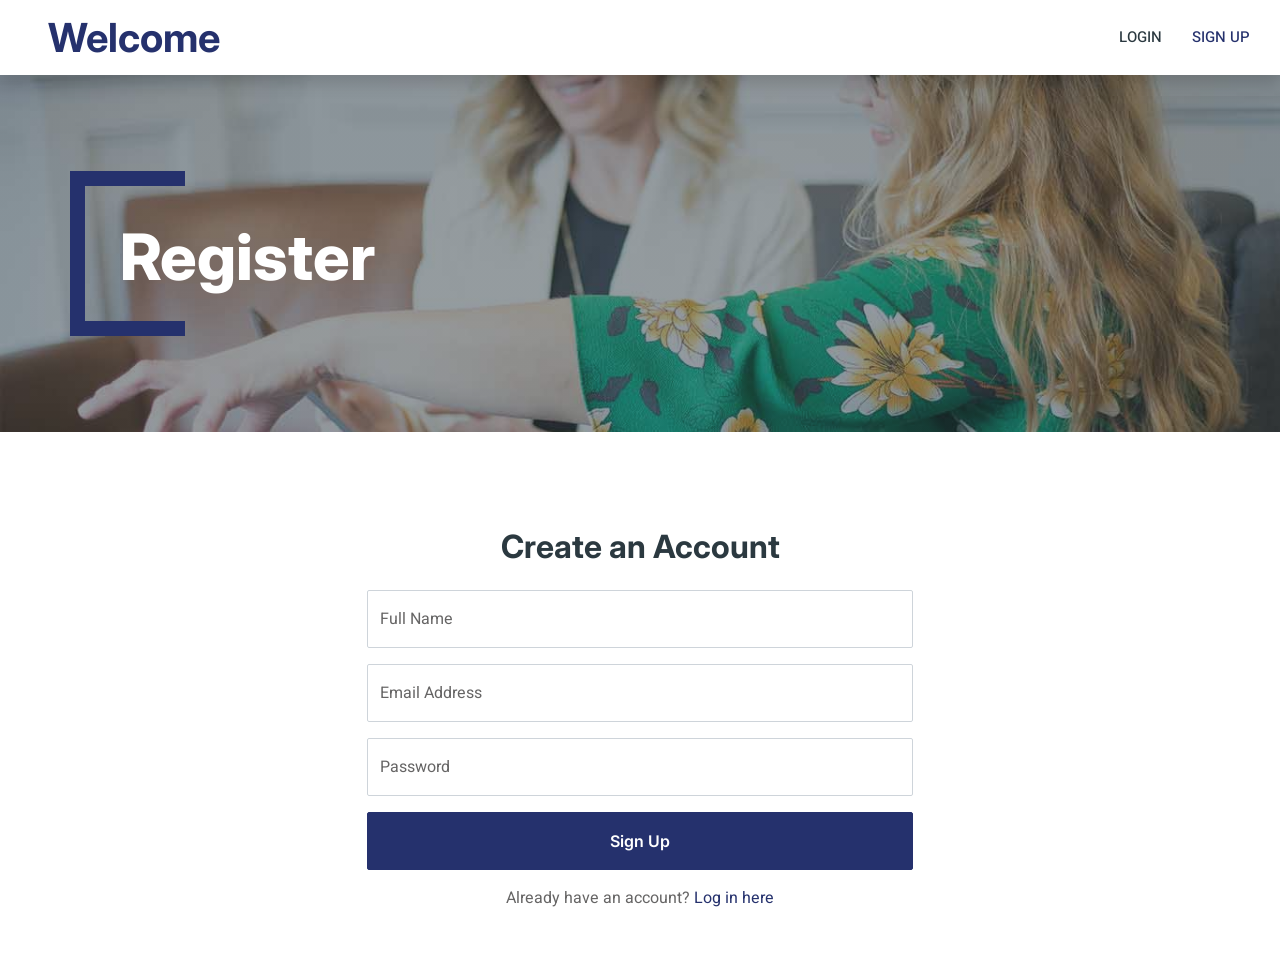
<file: src/main/resources/static/signup.html>
<!DOCTYPE html>
<html lang="en">

<head>
    <meta charset="utf-8">
    <title>HireBridge - Sign Up</title>
    <meta content="width=device-width, initial-scale=1.0" name="viewport">
    <meta content="" name="keywords">
    <meta content="" name="description">

    <!-- Favicon -->
    <link href="img/favicon.ico" rel="icon">
    <link rel="preconnect" href="https://fonts.googleapis.com">
    <link rel="preconnect" href="https://fonts.gstatic.com" crossorigin>
    <link href="https://fonts.googleapis.com/css2?family=Heebo:wght@400;500;600&family=Inter:wght@700;800&display=swap"
        rel="stylesheet">
    <link href="https://cdnjs.cloudflare.com/ajax/libs/font-awesome/5.10.0/css/all.min.css" rel="stylesheet">
    <link href="https://cdn.jsdelivr.net/npm/bootstrap-icons@1.4.1/font/bootstrap-icons.css" rel="stylesheet">
    <link href="lib/animate/animate.min.css" rel="stylesheet">
    <link href="lib/owlcarousel/assets/owl.carousel.min.css" rel="stylesheet">
    <link href="css/bootstrap.min.css" rel="stylesheet">
    <link href="css/style.css" rel="stylesheet">
</head>

<body>
    <div class="container-xxl bg-white p-0">
        <!-- Navbar Start -->
        <nav class="navbar navbar-expand-lg bg-white navbar-light shadow sticky-top p-0">
            <a href="home.html" class="navbar-brand d-flex align-items-center text-center py-0 px-4 px-lg-5">
                <h1 class="m-0 text-primary" id="userNameDisplay">Welcome</h1>
            </a>
            <button type="button" class="navbar-toggler me-4" data-bs-toggle="collapse"
                data-bs-target="#navbarCollapse">
                <span class="navbar-toggler-icon"></span>
            </button>
            <div class="collapse navbar-collapse" id="navbarCollapse">
                <div class="navbar-nav ms-auto p-4 p-lg-0">
                    <a href="index.html" class="nav-item nav-link">Login</a>
                    <a href="signup.html" class="nav-item nav-link active">Sign Up</a>
                </div>
            </div>
        </nav>
        <!-- Navbar End -->

        <!-- Header End -->
        <div class="container-xxl py-5 bg-dark page-header mb-5">
            <div class="container my-5 pt-5 pb-4">
                <h1 class="display-3 text-white mb-3 animated slideInDown">Register</h1>
            </div>
        </div>
        <!-- Header End -->

        <!-- Signup Start -->
        <div class="container-xxl py-5">
            <div class="container">
                <div class="row g-4 justify-content-center">
                    <div class="col-md-6">
                        <div class="wow fadeInUp" data-wow-delay="0.5s">
                            <h2 class="text-center mb-4">Create an Account</h2>
                            <div id="signupAlert" class="alert alert-danger d-none"></div>
                            <form id="signupForm">
                                <div class="row g-3">
                                    <div class="col-12">
                                        <div class="form-floating">
                                            <input type="text" class="form-control" id="fullName"
                                                placeholder="Full Name" required>
                                            <label for="fullName">Full Name</label>
                                        </div>
                                    </div>
                                    <div class="col-12">
                                        <div class="form-floating">
                                            <input type="email" class="form-control" id="email" placeholder="Your Email"
                                                required>
                                            <label for="email">Email Address</label>
                                        </div>
                                    </div>
                                    <div class="col-12">
                                        <div class="form-floating">
                                            <input type="password" class="form-control" id="password"
                                                placeholder="Password" required>
                                            <label for="password">Password</label>
                                        </div>
                                    </div>
                                    <div class="col-12">
                                        <button class="btn btn-primary w-100 py-3" type="submit">Sign Up</button>
                                    </div>
                                    <div class="col-12 text-center mt-3">
                                        <p>Already have an account? <a href="index.html">Log in here</a></p>
                                    </div>
                                </div>
                            </form>
                        </div>
                    </div>
                </div>
            </div>
        </div>
        <!-- Signup End -->
    </div>

    <!-- JavaScript Libraries -->
    <script src="https://code.jquery.com/jquery-3.4.1.min.js"></script>
    <script src="https://cdn.jsdelivr.net/npm/bootstrap@5.0.0/dist/js/bootstrap.bundle.min.js"></script>
    <script src="lib/wow/wow.min.js"></script>
    <script src="lib/easing/easing.min.js"></script>
    <script src="lib/waypoints/waypoints.min.js"></script>
    <script src="lib/owlcarousel/owl.carousel.min.js"></script>

    <!-- Template Javascript -->
    <script src="js/main.js"></script>
</body>

</html>
</file>
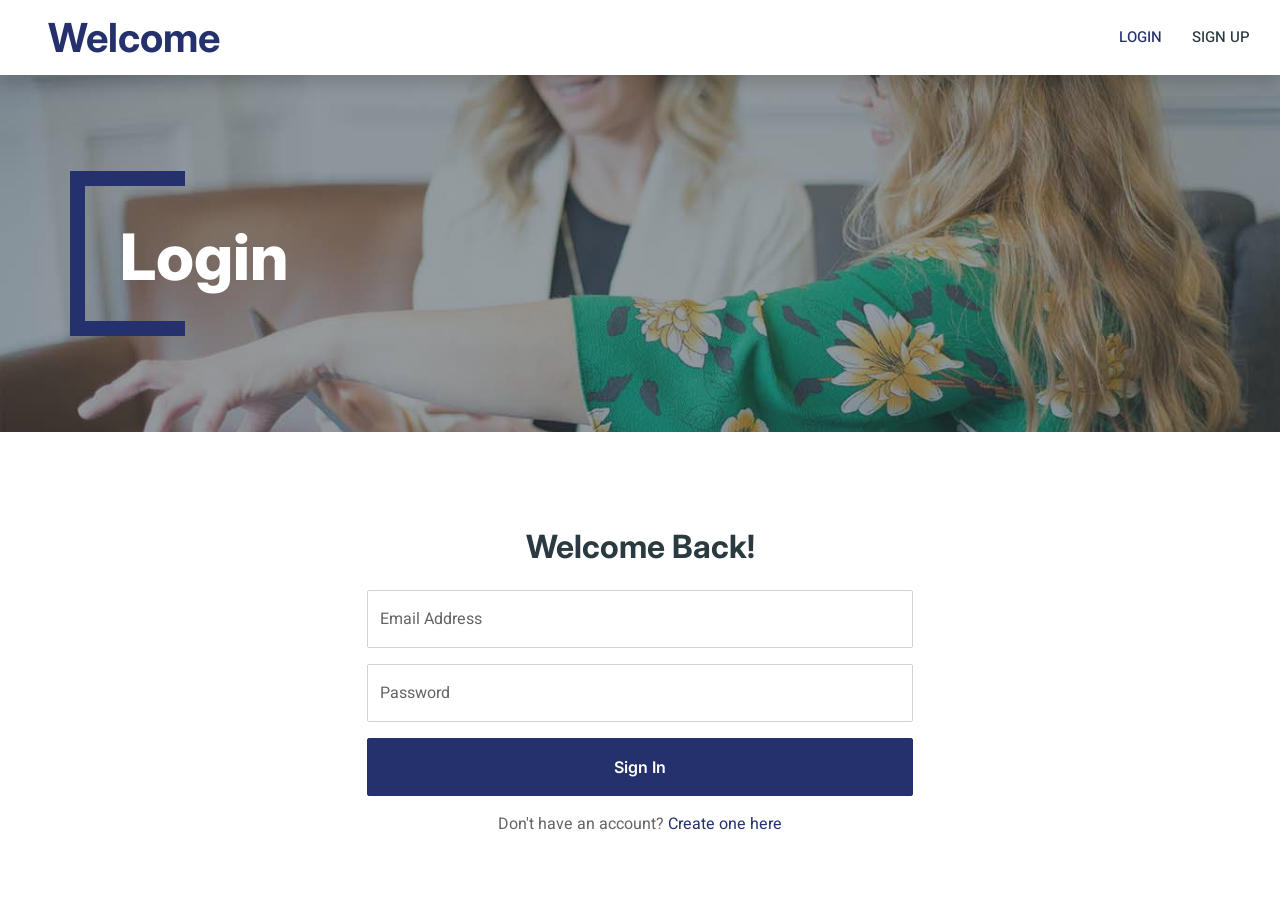
<file: src/main/resources/static/terms.html>
<!DOCTYPE html>
<html lang="en">

<head>
    <meta charset="utf-8">
    <title>HireBridge - Terms & Conditions</title>
    <meta content="width=device-width, initial-scale=1.0" name="viewport">
    <meta content="" name="keywords">
    <meta content="" name="description">

    <!-- Favicon -->
    <link href="img/favicon.ico" rel="icon">

    <!-- Google Web Fonts -->
    <link rel="preconnect" href="https://fonts.googleapis.com">
    <link rel="preconnect" href="https://fonts.gstatic.com" crossorigin>
    <link href="https://fonts.googleapis.com/css2?family=Heebo:wght@400;500;600&family=Inter:wght@700;800&display=swap"
        rel="stylesheet">

    <!-- Icon Font Stylesheet -->
    <link href="https://cdnjs.cloudflare.com/ajax/libs/font-awesome/5.10.0/css/all.min.css" rel="stylesheet">
    <link href="https://cdn.jsdelivr.net/npm/bootstrap-icons@1.4.1/font/bootstrap-icons.css" rel="stylesheet">

    <!-- Libraries Stylesheet -->
    <link href="lib/animate/animate.min.css" rel="stylesheet">
    <link href="lib/owlcarousel/assets/owl.carousel.min.css" rel="stylesheet">

    <!-- Customized Bootstrap Stylesheet -->
    <link href="css/bootstrap.min.css" rel="stylesheet">

    <!-- Template Stylesheet -->
    <link href="css/style.css" rel="stylesheet">
</head>

<body>
    <div class="container-xxl bg-white p-0">
        <!-- Spinner Start -->
        <div id="spinner"
            class="show bg-white position-fixed translate-middle w-100 vh-100 top-50 start-50 d-flex align-items-center justify-content-center">
            <div class="spinner-border text-primary" style="width: 3rem; height: 3rem;" role="status">
                <span class="sr-only">Loading...</span>
            </div>
        </div>
        <!-- Spinner End -->


        <!-- Navbar Start -->
        <nav class="navbar navbar-expand-lg bg-white navbar-light shadow sticky-top p-0">
            <a href="index.html" class="navbar-brand d-flex align-items-center text-center py-0 px-4 px-lg-5">
                <h1 class="m-0 text-primary" id="userNameDisplay">Welcome</h1>
            </a>
            <button type="button" class="navbar-toggler me-4" data-bs-toggle="collapse"
                data-bs-target="#navbarCollapse">
                <span class="navbar-toggler-icon"></span>
            </button>
            <div class="collapse navbar-collapse" id="navbarCollapse">
                <div class="navbar-nav ms-auto p-4 p-lg-0">
                    <a href="index.html" class="nav-item nav-link">Home</a>
                    <a href="about.html" class="nav-item nav-link">About</a>
                    <div class="nav-item dropdown">
                        <a href="#" class="nav-link dropdown-toggle" data-bs-toggle="dropdown">Jobs</a>
                        <div class="dropdown-menu rounded-0 m-0">
                            <a href="job-list.html" class="dropdown-item">Job List</a>
                        </div>
                    </div>
                    <div class="nav-item dropdown">
                        <a href="#" class="nav-link dropdown-toggle" data-bs-toggle="dropdown">Pages</a>
                        <div class="dropdown-menu rounded-0 m-0">
                            <a href="category.html" class="dropdown-item">Job Category</a>
                            <a href="testimonial.html" class="dropdown-item">Testimonial</a>
                        </div>
                    </div>
                    <a href="contact.html" class="nav-item nav-link">Contact</a>
                </div>
                <a href="" class="btn btn-primary rounded-0 py-4 px-lg-5 d-none d-lg-block">Post A Job<i
                        class="fa fa-arrow-right ms-3"></i></a>
            </div>
        </nav>
        <!-- Navbar End -->


        <!-- Header End -->
        <div class="container-xxl py-5 bg-dark page-header mb-5">
            <div class="container my-5 pt-5 pb-4">
                <h1 class="display-3 text-white mb-3 animated slideInDown">Terms & Conditions</h1>
                <nav aria-label="breadcrumb">
                    <ol class="breadcrumb text-uppercase">
                        <li class="breadcrumb-item"><a href="#">Home</a></li>
                        <li class="breadcrumb-item"><a href="#">Pages</a></li>
                        <li class="breadcrumb-item text-white active" aria-current="page">Terms & Conditions</li>
                    </ol>
                </nav>
            </div>
        </div>
        <!-- Header End -->


        <!-- Terms Start -->
        <div class="container-xxl py-5">
            <div class="container">
                <div class="row g-5">
                    <div class="col-lg-12 wow fadeIn" data-wow-delay="0.1s">
                        <h1 class="mb-4">Agreement to Terms</h1>
                        <p class="mb-4">Welcome to HireBridge. By accessing or using our website, you agree to be bound by
                            these Terms & Conditions. If you do not agree with any part of these terms, you must not use
                            our platform.</p>

                        <h4 class="mb-3">1. Use of the Platform</h4>
                        <p>You agree to use HireBridge only for lawful purposes related to seeking employment or recruiting
                            talent. You are prohibited from using the platform to post fraudulent information, spam
                            other users, or engage in any behavior that degrades the experience of other users.</p>

                        <h4 class="mb-3">2. User Accounts</h4>
                        <p>When you create an account, you must provide accurate and complete information. You are
                            solely responsible for maintaining the confidentiality of your account credentials and for
                            all activities that occur under your account.</p>

                        <h4 class="mb-3">3. Content Ownership</h4>
                        <p>All content on HireBridge, including text, graphics, logos, and software, is the property of
                            HireBridge or its content suppliers and is protected by international copyright laws. You may
                            not reproduce, distribute, or modify any content without prior written consent.</p>

                        <h4 class="mb-3">4. Limitation of Liability</h4>
                        <p>HireBridge provides a platform for connecting job seekers and employers. We do not guarantee the
                            validity of job postings or the credentials of candidates. We are not liable for any
                            disputes, damages, or losses resulting from interactions between users on the platform.</p>

                        <h4 class="mb-3">5. Modifications to Terms</h4>
                        <p>We reserve the right to modify these Terms & Conditions at any time. Any changes will be
                            effective immediately upon posting. Your continued use of the platform after changes are
                            posted constitutes your acceptance of the new terms.</p>

                        <h4 class="mb-3">6. Termination</h4>
                        <p>We reserve the right to terminate or suspend your access to the platform without prior notice
                            if you violate these terms or engage in behavior that we deem harmful to the platform or its
                            users.</p>
                    </div>
                </div>
            </div>
        </div>
        <!-- Terms End -->


        <!-- Footer Start -->
        <div class="container-fluid bg-dark text-white-50 footer pt-5 mt-5 wow fadeIn" data-wow-delay="0.1s">
            <div class="container py-5">
                <div class="row g-5">
                    <div class="col-lg-3 col-md-6">
                        <h5 class="text-white mb-4">Company</h5>
                        <a class="btn btn-link text-white-50" href="about.html">About Us</a>
                        <a class="btn btn-link text-white-50" href="contact.html">Contact Us</a>
                        <a class="btn btn-link text-white-50" href="service.html">Our Services</a>
                        <a class="btn btn-link text-white-50" href="privacy.html">Privacy Policy</a>
                        <a class="btn btn-link text-white-50" href="terms.html">Terms & Condition</a>
                    </div>
                    <div class="col-lg-3 col-md-6">
                        <h5 class="text-white mb-4">Quick Links</h5>
                        <a class="btn btn-link text-white-50" href="about.html">About Us</a>
                        <a class="btn btn-link text-white-50" href="contact.html">Contact Us</a>
                        <a class="btn btn-link text-white-50" href="service.html">Our Services</a>
                        <a class="btn btn-link text-white-50" href="privacy.html">Privacy Policy</a>
                        <a class="btn btn-link text-white-50" href="terms.html">Terms & Condition</a>
                    </div>
                    <div class="col-lg-3 col-md-6">
                        <h5 class="text-white mb-4">Contact</h5>
                        <p class="mb-2"><i class="fa fa-map-marker-alt me-3"></i>Bangalore, India</p>
                        <p class="mb-2"><i class="fa fa-phone-alt me-3"></i>+012 345 67890</p>
                        <p class="mb-2"><i class="fa fa-envelope me-3"></i>hirebridge333@gmail.com</p>
                        <div class="d-flex pt-2">
                            <a class="btn btn-outline-light btn-social" href="javascript:void(0);"><i
                                    class="fab fa-twitter"></i></a>
                            <a class="btn btn-outline-light btn-social" href="javascript:void(0);"><i
                                    class="fab fa-facebook-f"></i></a>
                            <a class="btn btn-outline-light btn-social" href="javascript:void(0);"><i
                                    class="fab fa-youtube"></i></a>
                            <a class="btn btn-outline-light btn-social" href="javascript:void(0);"><i
                                    class="fab fa-linkedin-in"></i></a>
                        </div>
                    </div>
                    <div class="col-lg-3 col-md-6">
                        <h5 class="text-white mb-4">Newsletter</h5>
                        <p>Join our community and get the latest updates on career opportunities delivered to your
                            inbox.</p>

                    </div>
                </div>
            </div>
        </div>
        <!-- Footer End -->


        <!-- Back to Top -->
        <a href="#" class="btn btn-lg btn-primary btn-lg-square back-to-top"><i class="bi bi-arrow-up"></i></a>
    </div>

    <!-- JavaScript Libraries -->
    <script src="https://code.jquery.com/jquery-3.4.1.min.js"></script>
    <script src="https://cdn.jsdelivr.net/npm/bootstrap@5.0.0/dist/js/bootstrap.bundle.min.js"></script>
    <script src="lib/wow/wow.min.js"></script>
    <script src="lib/easing/easing.min.js"></script>
    <script src="lib/waypoints/waypoints.min.js"></script>
    <script src="lib/owlcarousel/owl.carousel.min.js"></script>

    <!-- Template Javascript -->
    <script src="js/main.js"></script>
</body>

</html>
</file>
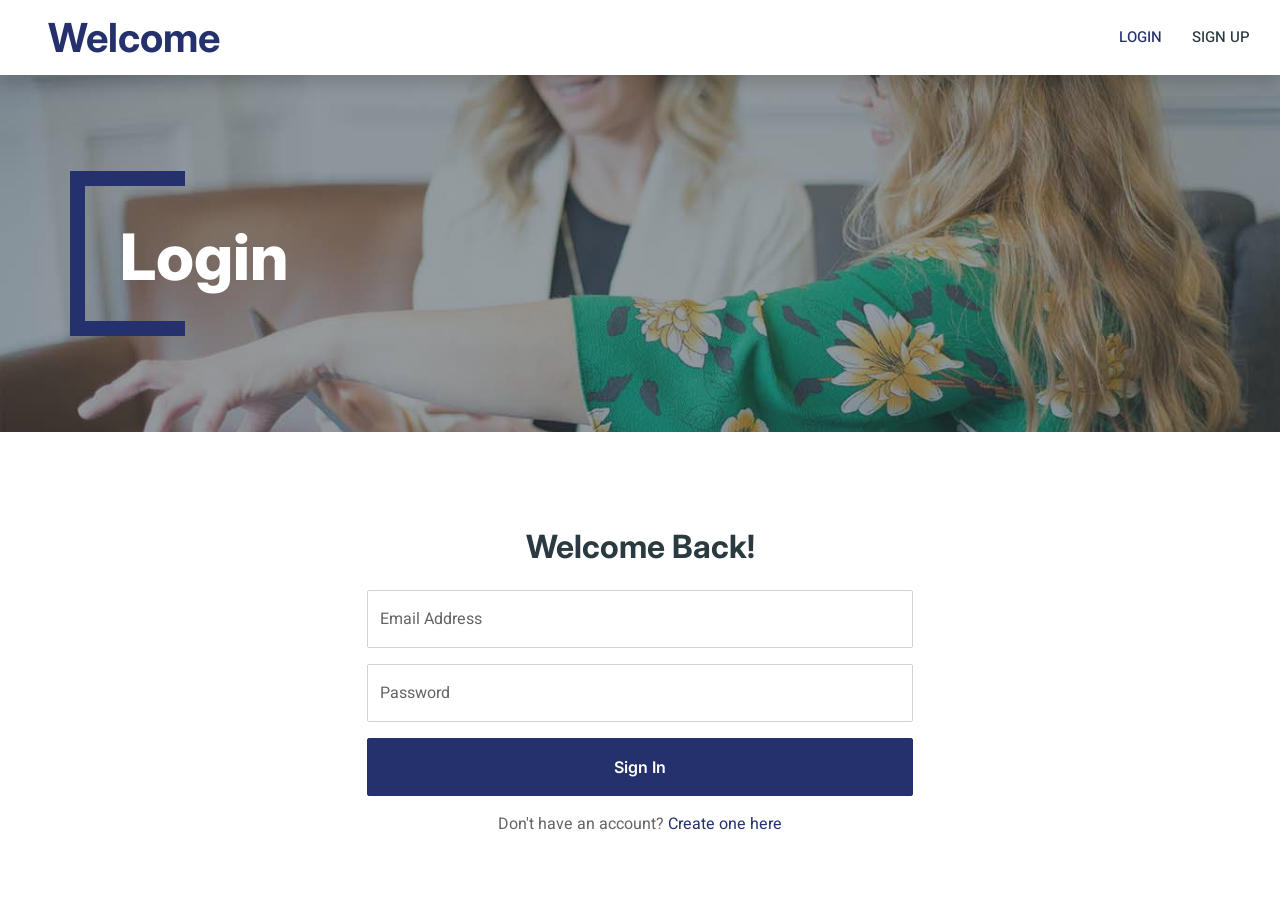
<file: src/main/resources/static/testimonial.html>
<!DOCTYPE html>
<html lang="en">

<head>
    <meta charset="utf-8">
    <title>HireBridge - Testimonial</title>
    <meta content="width=device-width, initial-scale=1.0" name="viewport">
    <meta content="" name="keywords">
    <meta content="" name="description">

    <!-- Favicon -->
    <link href="img/favicon.ico" rel="icon">

    <!-- Google Web Fonts -->
    <link rel="preconnect" href="https://fonts.googleapis.com">
    <link rel="preconnect" href="https://fonts.gstatic.com" crossorigin>
    <link href="https://fonts.googleapis.com/css2?family=Heebo:wght@400;500;600&family=Inter:wght@700;800&display=swap"
        rel="stylesheet">

    <!-- Icon Font Stylesheet -->
    <link href="https://cdnjs.cloudflare.com/ajax/libs/font-awesome/5.10.0/css/all.min.css" rel="stylesheet">
    <link href="https://cdn.jsdelivr.net/npm/bootstrap-icons@1.4.1/font/bootstrap-icons.css" rel="stylesheet">

    <!-- Libraries Stylesheet -->
    <link href="lib/animate/animate.min.css" rel="stylesheet">
    <link href="lib/owlcarousel/assets/owl.carousel.min.css" rel="stylesheet">

    <!-- Customized Bootstrap Stylesheet -->
    <link href="css/bootstrap.min.css" rel="stylesheet">

    <!-- Template Stylesheet -->
    <link href="css/style.css" rel="stylesheet">
</head>

<body>
    <div class="container-xxl bg-white p-0">
        <!-- Spinner Start -->
        <div id="spinner"
            class="show bg-white position-fixed translate-middle w-100 vh-100 top-50 start-50 d-flex align-items-center justify-content-center">
            <div class="spinner-border text-primary" style="width: 3rem; height: 3rem;" role="status">
                <span class="sr-only">Loading...</span>
            </div>
        </div>
        <!-- Spinner End -->


        <!-- Navbar Start -->
        <nav class="navbar navbar-expand-lg bg-white navbar-light shadow sticky-top p-0">
            <a href="index.html" class="navbar-brand d-flex align-items-center text-center py-0 px-4 px-lg-5">
                <h1 class="m-0 text-primary" id="userNameDisplay">Welcome</h1>
            </a>
            <button type="button" class="navbar-toggler me-4" data-bs-toggle="collapse"
                data-bs-target="#navbarCollapse">
                <span class="navbar-toggler-icon"></span>
            </button>
            <div class="collapse navbar-collapse" id="navbarCollapse">
                <div class="navbar-nav ms-auto p-4 p-lg-0">
                    <a href="index.html" class="nav-item nav-link">Home</a>
                    <a href="about.html" class="nav-item nav-link">About</a>
                    <div class="nav-item dropdown">
                        <a href="#" class="nav-link dropdown-toggle" data-bs-toggle="dropdown">Jobs</a>
                        <div class="dropdown-menu rounded-0 m-0">
                            <a href="job-list.html" class="dropdown-item">Job List</a>
                        </div>
                    </div>
                    <div class="nav-item dropdown">
                        <a href="#" class="nav-link dropdown-toggle active" data-bs-toggle="dropdown">Pages</a>
                        <div class="dropdown-menu rounded-0 m-0">
                            <a href="category.html" class="dropdown-item">Job Category</a>
                            <a href="testimonial.html" class="dropdown-item active">Testimonial</a>
                        </div>
                    </div>
                    <a href="contact.html" class="nav-item nav-link">Contact</a>
                </div>
                <a href="" class="btn btn-primary rounded-0 py-4 px-lg-5 d-none d-lg-block">Post A Job<i
                        class="fa fa-arrow-right ms-3"></i></a>
            </div>
        </nav>
        <!-- Navbar End -->


        <!-- Header End -->
        <div class="container-xxl py-5 bg-dark page-header mb-5">
            <div class="container my-5 pt-5 pb-4">
                <h1 class="display-3 text-white mb-3 animated slideInDown">Testimonial</h1>
                <nav aria-label="breadcrumb">
                    <ol class="breadcrumb text-uppercase">
                        <li class="breadcrumb-item"><a href="#">Home</a></li>
                        <li class="breadcrumb-item"><a href="#">Pages</a></li>
                        <li class="breadcrumb-item text-white active" aria-current="page">Testimonial</li>
                    </ol>
                </nav>
            </div>
        </div>
        <!-- Header End -->


        <!-- Testimonial Start -->
        <div class="container-xxl py-5 wow fadeInUp" data-wow-delay="0.1s">
            <div class="container">
                <h1 class="text-center mb-5">Our Clients Say!!!</h1>
                <div class="owl-carousel testimonial-carousel">
                    <div class="testimonial-item bg-light rounded p-4">
                        <i class="fa fa-quote-left fa-2x text-primary mb-3"></i>
                        <p>The search filters are incredibly precise. I found a role that perfectly matches my tech
                            stack within days of signing up!</p>
                        <div class="d-flex align-items-center">
                            <img class="img-fluid flex-shrink-0 rounded" src="img/testimonial-1.jpg"
                                style="width: 50px; height: 50px;">
                            <div class="ps-3">
                                <h5 class="mb-1">Arjun Sharma</h5>
                                <small>Senior Software Engineer</small>
                            </div>
                        </div>
                    </div>
                    <div class="testimonial-item bg-light rounded p-4">
                        <i class="fa fa-quote-left fa-2x text-primary mb-3"></i>
                        <p>Connecting with diverse talent has never been easier. This platform is a game-changer for our
                            recruitment and branding goals.</p>
                        <div class="d-flex align-items-center">
                            <img class="img-fluid flex-shrink-0 rounded" src="img/testimonial-2.jpg"
                                style="width: 50px; height: 50px;">
                            <div class="ps-3">
                                <h5 class="mb-1">Sarah Jenkins</h5>
                                <small>Marketing Director</small>
                            </div>
                        </div>
                    </div>
                    <div class="testimonial-item bg-light rounded p-4">
                        <i class="fa fa-quote-left fa-2x text-primary mb-3"></i>
                        <p>The professional layout and ease of use allowed me to track my applications effortlessly.
                            Truly a premium experience!</p>
                        <div class="d-flex align-items-center">
                            <img class="img-fluid flex-shrink-0 rounded" src="img/testimonial-3.jpg"
                                style="width: 50px; height: 50px;">
                            <div class="ps-3">
                                <h5 class="mb-1">Michael Chen</h5>
                                <small>Data Analyst</small>
                            </div>
                        </div>
                    </div>
                    <div class="testimonial-item bg-light rounded p-4">
                        <i class="fa fa-quote-left fa-2x text-primary mb-3"></i>
                        <p>I found a perfect culture-fit role at a top-tier startup. The career resources provided here
                            are absolutely top-notch.</p>
                        <div class="d-flex align-items-center">
                            <img class="img-fluid flex-shrink-0 rounded" src="img/testimonial-4.jpg"
                                style="width: 50px; height: 50px;">
                            <div class="ps-3">
                                <h5 class="mb-1">Priya Patel</h5>
                                <small>Project Manager</small>
                            </div>
                        </div>
                    </div>
                </div>
            </div>
        </div>
        <!-- Testimonial End -->


        <!-- Footer Start -->
        <div class="container-fluid bg-dark text-white-50 footer pt-5 mt-5 wow fadeIn" data-wow-delay="0.1s">
            <div class="container py-5">
                <div class="row g-5">
                    <div class="col-lg-3 col-md-6">
                        <h5 class="text-white mb-4">Company</h5>
                        <a class="btn btn-link text-white-50" href="about.html">About Us</a>
                        <a class="btn btn-link text-white-50" href="contact.html">Contact Us</a>
                        <a class="btn btn-link text-white-50" href="service.html">Our Services</a>
                        <a class="btn btn-link text-white-50" href="privacy.html">Privacy Policy</a>
                        <a class="btn btn-link text-white-50" href="terms.html">Terms & Condition</a>
                    </div>
                    <div class="col-lg-3 col-md-6">
                        <h5 class="text-white mb-4">Quick Links</h5>
                        <a class="btn btn-link text-white-50" href="about.html">About Us</a>
                        <a class="btn btn-link text-white-50" href="contact.html">Contact Us</a>
                        <a class="btn btn-link text-white-50" href="service.html">Our Services</a>
                        <a class="btn btn-link text-white-50" href="privacy.html">Privacy Policy</a>
                        <a class="btn btn-link text-white-50" href="terms.html">Terms & Condition</a>
                    </div>
                    <div class="col-lg-3 col-md-6">
                        <h5 class="text-white mb-4">Contact</h5>
                        <p class="mb-2"><i class="fa fa-map-marker-alt me-3"></i>Bangalore, India</p>
                        <p class="mb-2"><i class="fa fa-phone-alt me-3"></i>+012 345 67890</p>
                        <p class="mb-2"><i class="fa fa-envelope me-3"></i>hirebridge333@gmail.com</p>
                        <div class="d-flex pt-2">
                            <a class="btn btn-outline-light btn-social" href="javascript:void(0);"><i
                                    class="fab fa-twitter"></i></a>
                            <a class="btn btn-outline-light btn-social" href="javascript:void(0);"><i
                                    class="fab fa-facebook-f"></i></a>
                            <a class="btn btn-outline-light btn-social" href="javascript:void(0);"><i
                                    class="fab fa-youtube"></i></a>
                            <a class="btn btn-outline-light btn-social" href="javascript:void(0);"><i
                                    class="fab fa-linkedin-in"></i></a>
                        </div>
                    </div>
                    <div class="col-lg-3 col-md-6">
                        <h5 class="text-white mb-4">Newsletter</h5>
                        <p>Join our newsletter to receive the latest job openings and career development tips directly
                            in your inbox.</p>

                    </div>
                </div>
            </div>
        </div>
        <!-- Footer End -->


        <!-- Back to Top -->
        <a href="#" class="btn btn-lg btn-primary btn-lg-square back-to-top"><i class="bi bi-arrow-up"></i></a>
    </div>

    <!-- JavaScript Libraries -->
    <script src="https://code.jquery.com/jquery-3.4.1.min.js"></script>
    <script src="https://cdn.jsdelivr.net/npm/bootstrap@5.0.0/dist/js/bootstrap.bundle.min.js"></script>
    <script src="lib/wow/wow.min.js"></script>
    <script src="lib/easing/easing.min.js"></script>
    <script src="lib/waypoints/waypoints.min.js"></script>
    <script src="lib/owlcarousel/owl.carousel.min.js"></script>

    <!-- Template Javascript -->
    <script src="js/main.js"></script>
</body>

</html>
</file>
<file: src/main/resources/static/css/style.css>
/********** Template CSS **********/
/* :root {
    --primary: #00B074;
    --secondary: #2B9BFF;
    --light: #EFFDF5;
    --dark: #2B3940;
} */

:root {
    --primary: #25316D;
    --secondary: #2B9BFF;
    --light: #EFFDF5;
    --dark: #2B3940;
}

.back-to-top {
    position: fixed;
    display: none;
    right: 45px;
    bottom: 45px;
    z-index: 99;
}


/*** Spinner ***/
#spinner {
    opacity: 0;
    visibility: hidden;
    transition: opacity .5s ease-out, visibility 0s linear .5s;
    z-index: 99999;
}

#spinner.show {
    transition: opacity .5s ease-out, visibility 0s linear 0s;
    visibility: visible;
    opacity: 1;
}


/*** Button ***/
.btn {
    font-family: 'Inter', sans-serif;
    font-weight: 600;
    transition: .5s;
}

.btn.btn-primary,
.btn.btn-secondary {
    color: #FFFFFF;
}

.btn-square {
    width: 38px;
    height: 38px;
}

.btn-sm-square {
    width: 32px;
    height: 32px;
}

.btn-lg-square {
    width: 48px;
    height: 48px;
}

.btn-square,
.btn-sm-square,
.btn-lg-square {
    padding: 0;
    display: flex;
    align-items: center;
    justify-content: center;
    font-weight: normal;
    border-radius: 2px;
}


/*** Navbar ***/
.navbar .dropdown-toggle::after {
    border: none;
    content: "\f107";
    font-family: "Font Awesome 5 Free";
    font-weight: 900;
    vertical-align: middle;
    margin-left: 5px;
    transition: .5s;
}

.navbar .dropdown-toggle[aria-expanded=true]::after {
    transform: rotate(-180deg);
}

.navbar-dark .navbar-nav .nav-link,
.navbar-light .navbar-nav .nav-link {
    margin-right: 30px;
    padding: 25px 0;
    color: #FFFFFF;
    font-size: 15px;
    text-transform: uppercase;
    outline: none;
}

.navbar-dark .navbar-nav .nav-link:hover,
.navbar-dark .navbar-nav .nav-link.active,
.navbar-light .navbar-nav .nav-link:hover,
.navbar-light .navbar-nav .nav-link.active {
    color: var(--primary);
}

@media (max-width: 991.98px) {
    .navbar-dark .navbar-nav .nav-link,
    .navbar-light .navbar-nav .nav-link  {
        margin-right: 0;
        padding: 10px 0;
    }

    .navbar-light .navbar-nav {
        border-top: 1px solid #EEEEEE;
    }
}

.navbar-light .navbar-brand,
.navbar-light a.btn {
    height: 75px;
}

.navbar-light .navbar-nav .nav-link {
    color: var(--dark);
    font-weight: 500;
}

.navbar-light.sticky-top {
    top: -100px;
    transition: .5s;
}

@media (min-width: 992px) {
    .navbar .nav-item .dropdown-menu {
        display: block;
        top: 100%;
        margin-top: 0;
        transform: rotateX(-75deg);
        transform-origin: 0% 0%;
        opacity: 0;
        visibility: hidden;
        transition: .5s;
        
    }

    .navbar .nav-item:hover .dropdown-menu {
        transform: rotateX(0deg);
        visibility: visible;
        transition: .5s;
        opacity: 1;
    }
}


/*** Header ***/
.header-carousel .container,
.page-header .container {
    position: relative;
    padding: 45px 0 45px 35px;
    border-left: 15px solid var(--primary);
}

.header-carousel .container::before,
.header-carousel .container::after,
.page-header .container::before,
.page-header .container::after {
    position: absolute;
    content: "";
    top: 0;
    left: 0;
    width: 100px;
    height: 15px;
    background: var(--primary);
}

.header-carousel .container::after,
.page-header .container::after {
    top: 100%;
    margin-top: -15px;
}

@media (max-width: 768px) {
    .header-carousel .owl-carousel-item {
        position: relative;
        min-height: 500px;
    }
    
    .header-carousel .owl-carousel-item img {
        position: absolute;
        width: 100%;
        height: 100%;
        object-fit: cover;
    }

    .header-carousel .owl-carousel-item p {
        font-size: 14px !important;
        font-weight: 400 !important;
    }

    .header-carousel .owl-carousel-item h1 {
        font-size: 30px;
        font-weight: 600;
    }
}

.header-carousel .owl-nav {
    position: absolute;
    top: 50%;
    right: 8%;
    transform: translateY(-50%);
    display: flex;
    flex-direction: column;
}

.header-carousel .owl-nav .owl-prev,
.header-carousel .owl-nav .owl-next {
    margin: 7px 0;
    width: 45px;
    height: 45px;
    display: flex;
    align-items: center;
    justify-content: center;
    color: #FFFFFF;
    background: transparent;
    border: 1px solid #FFFFFF;
    border-radius: 2px;
    font-size: 22px;
    transition: .5s;
}

.header-carousel .owl-nav .owl-prev:hover,
.header-carousel .owl-nav .owl-next:hover {
    background: var(--primary);
    border-color: var(--primary);
}

.page-header {
    background: linear-gradient(rgba(43, 57, 64, .5), rgba(43, 57, 64, .5)), url(../img/carousel-1.jpg) center center no-repeat;
    background-size: cover;
}

.breadcrumb-item + .breadcrumb-item::before {
    color: var(--light);
}


/*** About ***/
.about-bg {
    background-image: -webkit-repeating-radial-gradient(center center, rgba(0, 0, 0, 0.2), rgba(0, 0, 0, 0.2) 1px, transparent 1px, transparent 100%);
    background-image: -moz-repeating-radial-gradient(center center, rgba(0, 0, 0, 0.2), rgba(0, 0, 0, 0.2) 1px, transparent 1px, transparent 100%);
    background-image: -ms-repeating-radial-gradient(center center, rgba(0, 0, 0, 0.2), rgba(0, 0, 0, 0.2) 1px, transparent 1px, transparent 100%);
    background-image: -o-repeating-radial-gradient(center center, rgba(0, 0, 0, 0.2), rgba(0, 0, 0, 0.2) 1px, transparent 1px, transparent 100%);
    background-image: repeating-radial-gradient(center center, rgba(0, 0, 0, 0.2), rgba(0, 0, 0, 0.2) 1px, transparent 1px, transparent 100%);
    background-size: 5px 5px;
}


/*** Category ***/
.cat-item {
    display: block;
    background: #FFFFFF;
    box-shadow: 0 0 45px rgba(0, 0, 0, .08);
    border: 1px solid transparent;
    transition: .5s;
}

.cat-item i,
.cat-item h6,
.cat-item p {
    transition: .5s;
}

.cat-item:hover {
    background: #00B074 !important;
    border-color: #00B074 !important;
    box-shadow: 0 10px 45px rgba(0, 176, 116, .2);
}

.cat-item:hover i,
.cat-item:hover i.text-primary,
.cat-item:hover h6,
.cat-item:hover p {
    color: #FFFFFF !important;
}


/*** Job Listing ***/
.nav-pills .nav-item .active {
    border-bottom: 2px solid var(--primary);
}

.job-item {
    border: 1px solid transparent;
    border-radius: 2px;
    box-shadow: 0 0 45px rgba(0, 0, 0, .08);
    transition: .5s;
}

.job-item:hover {
    border-color: rgba(0, 0, 0, .08);
    box-shadow: none;
}


/*** Testimonial ***/
.testimonial-carousel .owl-item .testimonial-item,
.testimonial-carousel .owl-item.center .testimonial-item * {
    transition: .5s;
}

.testimonial-carousel .owl-item.center .testimonial-item {
    background: var(--primary) !important;
}

.testimonial-carousel .owl-item.center .testimonial-item * {
    color: #FFFFFF !important;
}

.testimonial-carousel .owl-dots {
    margin-top: 24px;
    display: flex;
    align-items: flex-end;
    justify-content: center;
}

.testimonial-carousel .owl-dot {
    position: relative;
    display: inline-block;
    margin: 0 5px;
    width: 15px;
    height: 15px;
    border: 5px solid var(--primary);
    border-radius: 2px;
    transition: .5s;
}

.testimonial-carousel .owl-dot.active {
    background: var(--dark);
    border-color: var(--primary);
}


/*** Footer ***/
.footer .btn.btn-social {
    margin-right: 5px;
    width: 35px;
    height: 35px;
    display: flex;
    align-items: center;
    justify-content: center;
    color: var(--light);
    border: 1px solid rgba(255,255,255,0.5);
    border-radius: 2px;
    transition: .3s;
}

.footer .btn.btn-social:hover {
    color: var(--primary);
    border-color: var(--light);
}

.footer .btn.btn-link {
    display: block;
    margin-bottom: 5px;
    padding: 0;
    text-align: left;
    font-size: 15px;
    font-weight: normal;
    text-transform: capitalize;
    transition: .3s;
}

.footer .btn.btn-link::before {
    position: relative;
    content: "\f105";
    font-family: "Font Awesome 5 Free";
    font-weight: 900;
    margin-right: 10px;
}

.footer .btn.btn-link:hover {
    letter-spacing: 1px;
    box-shadow: none;
}

.footer .form-control {
    border-color: rgba(255,255,255,0.5);
}

.footer .copyright {
    padding: 25px 0;
    font-size: 15px;
    border-top: 1px solid rgba(256, 256, 256, .1);
}

.footer .copyright a {
    color: var(--light);
}

.footer .footer-menu a {
    margin-right: 15px;
    padding-right: 15px;
    border-right: 1px solid rgba(255, 255, 255, .1);
}

.footer .footer-menu a:last-child {
    margin-right: 0;
    padding-right: 0;
    border-right: none;
}

/*** Wishlist Heart Toggle ***/
.btn-wishlist .fa-heart {
    transition: color 0.2s ease, transform 0.2s ease;
}

.btn-wishlist.wishlisted {
    border-color: #dc3545 !important;
    background-color: #fff0f0 !important;
}

.btn-wishlist.wishlisted .fa-heart {
    color: #dc3545 !important;
    font-weight: 900;
}

.btn-wishlist:hover .fa-heart {
    transform: scale(1.2);
}
</file>
